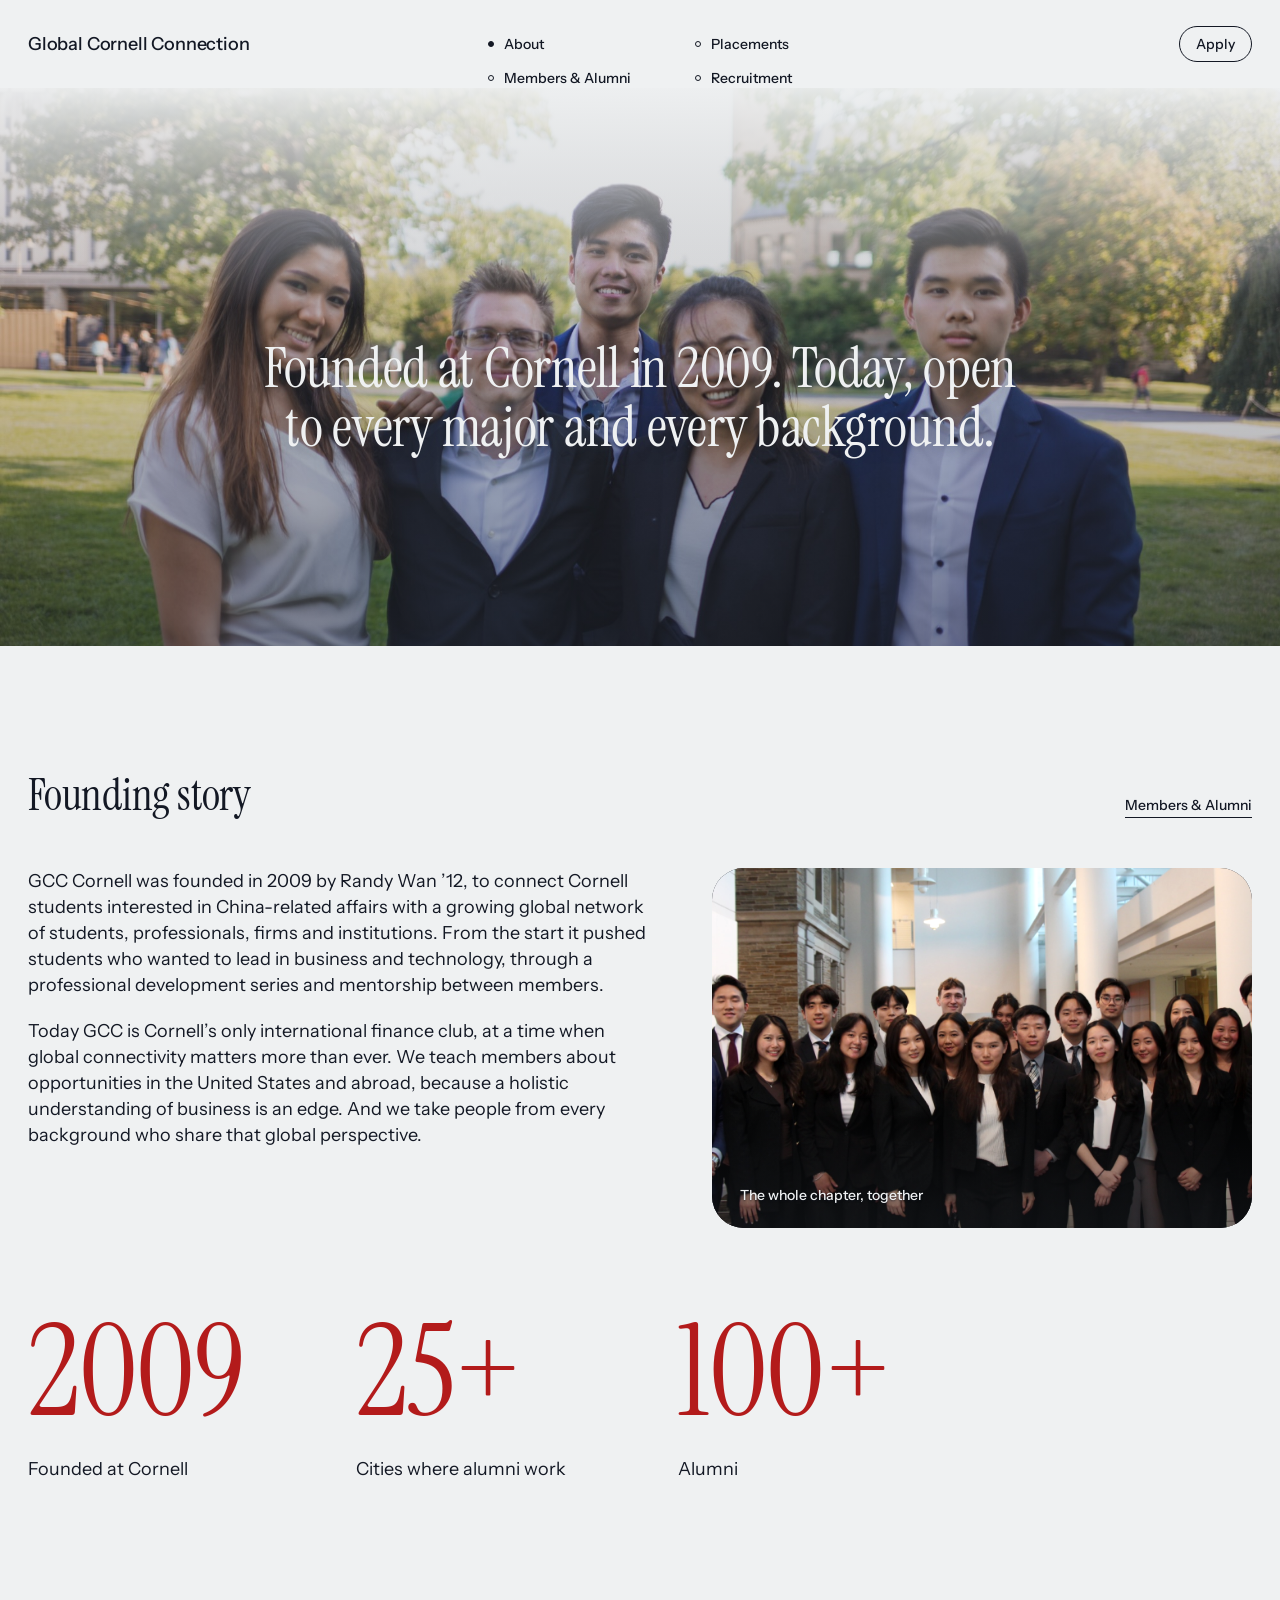
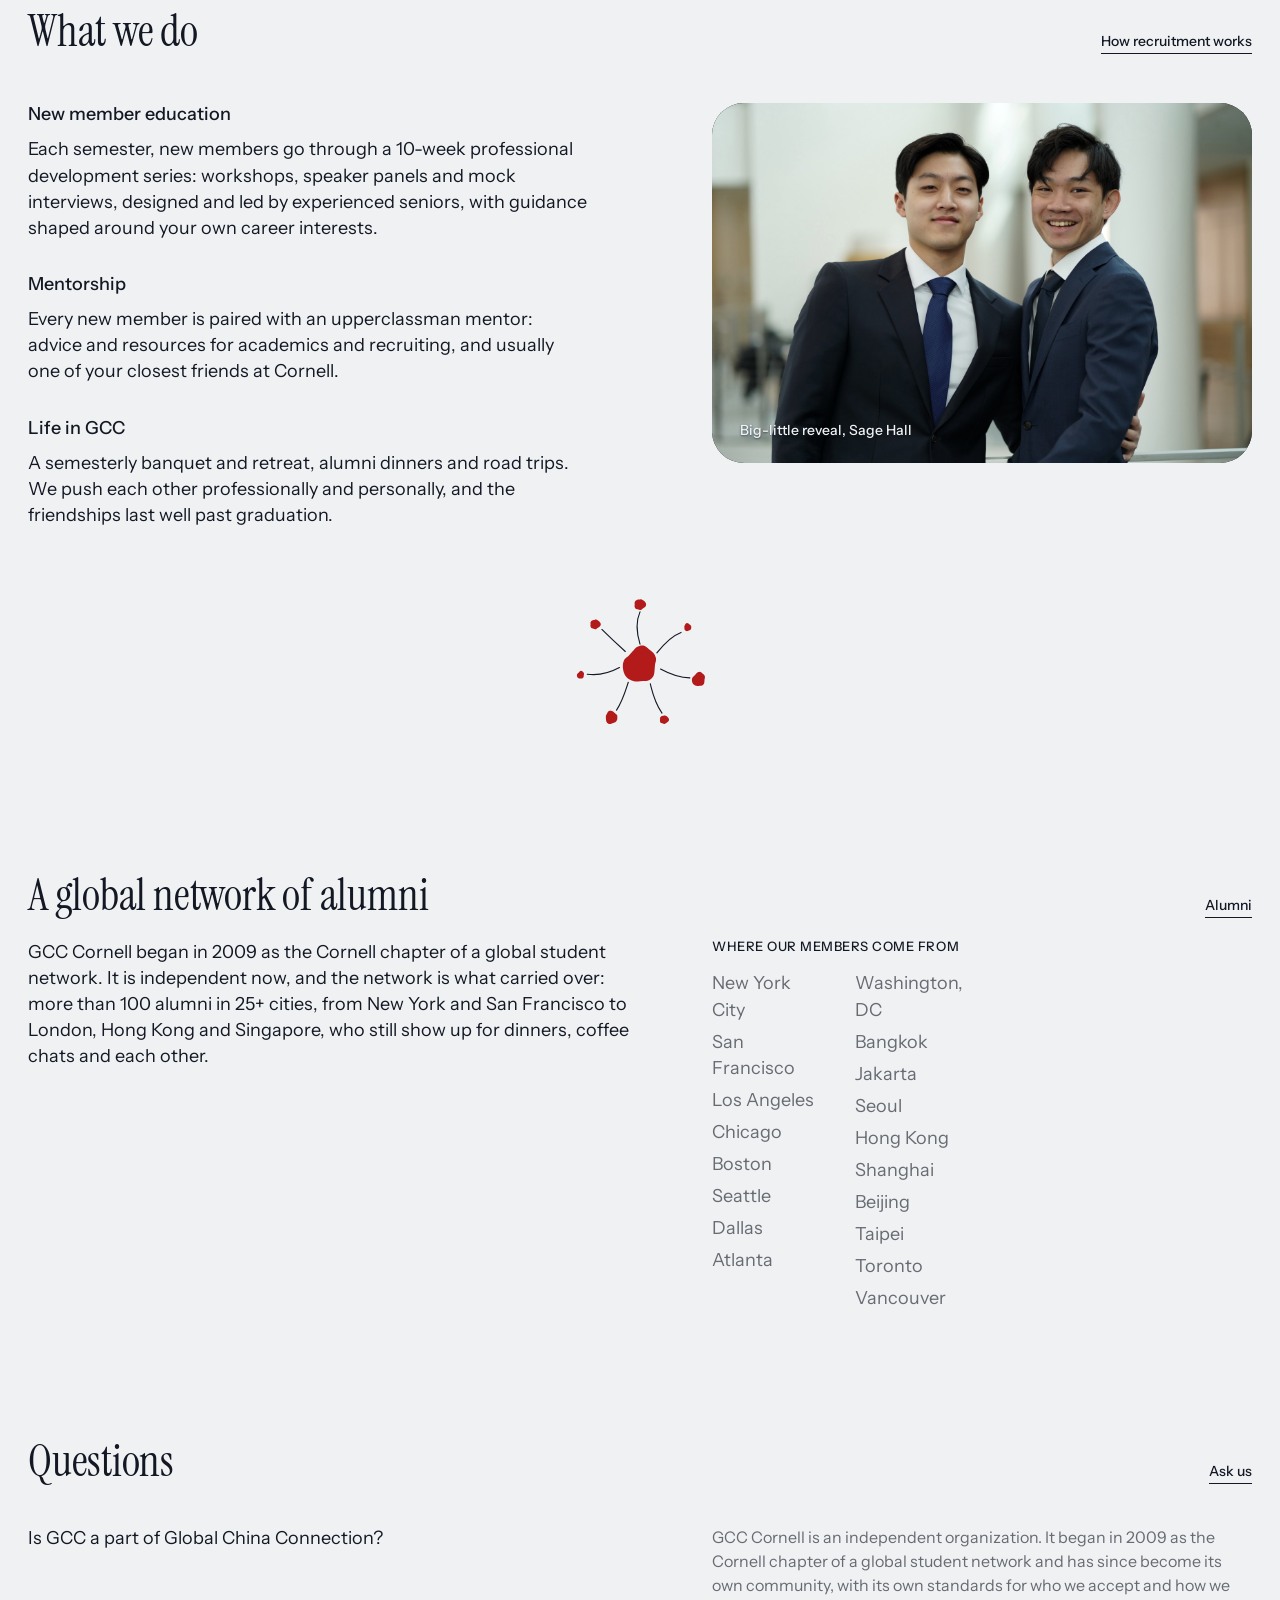
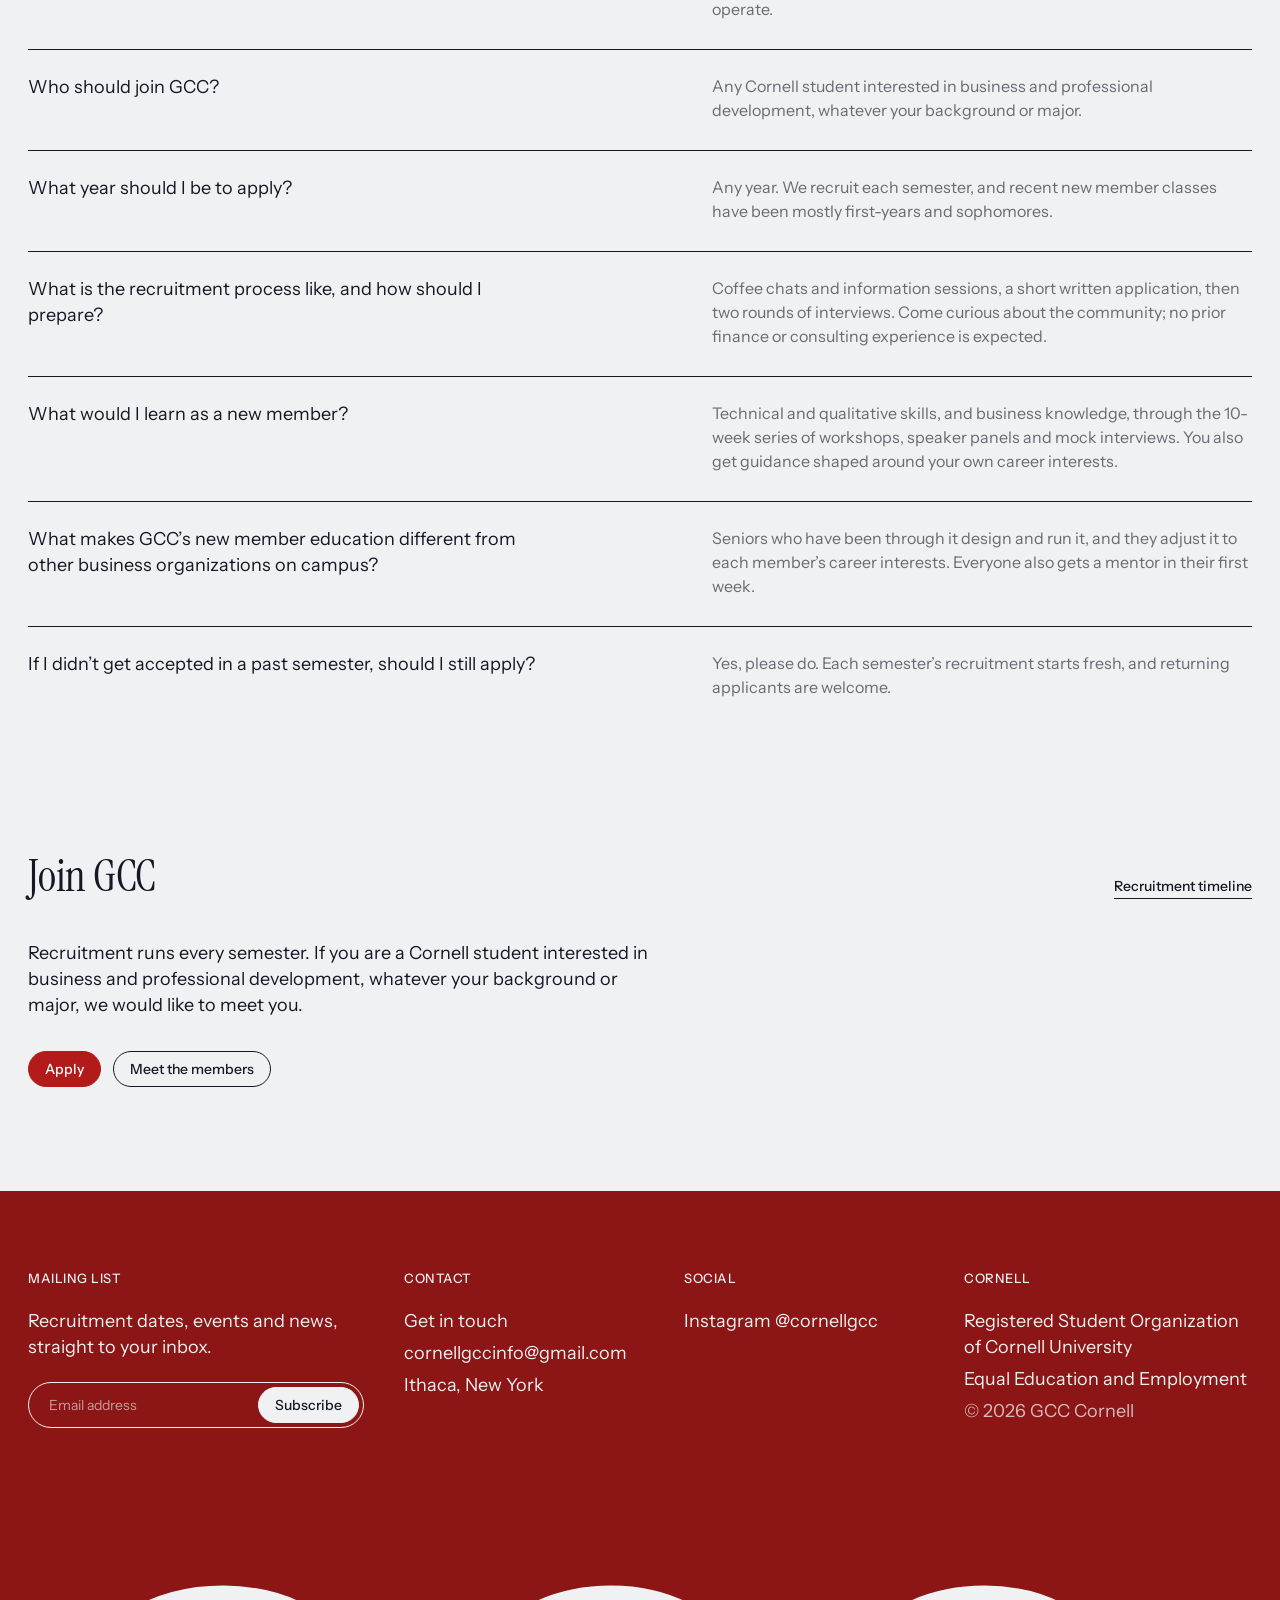
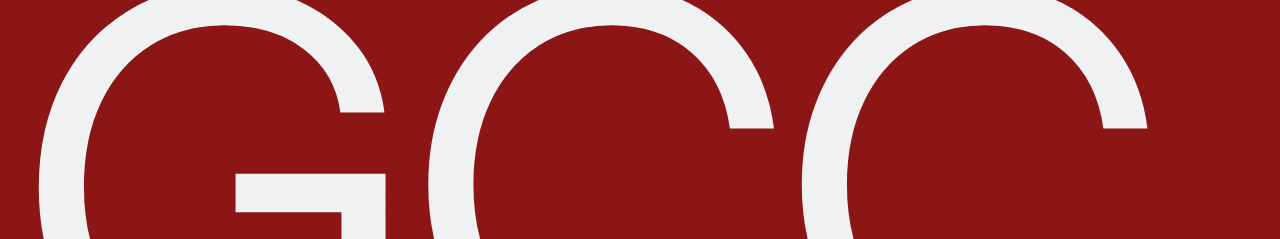
<file: about.html>
<!doctype html>
<html lang="en">
<head>
  <meta charset="utf-8">
  <meta name="viewport" content="width=device-width, initial-scale=1">
  <title>About — GCC Cornell</title>
  <meta name="description" content="GCC Cornell was founded in 2009 as part of a global student network; today an independent organization with 100+ alumni worldwide. What we do each week and how far the network reaches.">
  <meta property="og:title" content="About — GCC Cornell">
  <meta property="og:description" content="Founded at Cornell in 2009, independent today: what GCC does each week, who runs it, and the network of 100+ alumni behind it.">
  <meta property="og:image" content="https://www.gcccornell.com/assets/gen/hero-stock-poster.jpg">
  <meta name="twitter:card" content="summary_large_image">
  <link rel="icon" href="assets/src/favicon.png">
  <link rel="apple-touch-icon" href="assets/src/favicon.png">
  <link rel="preconnect" href="https://fonts.googleapis.com">
  <link rel="preconnect" href="https://fonts.gstatic.com" crossorigin>
  <link href="https://fonts.googleapis.com/css2?family=Instrument+Sans:wght@400;500&family=Instrument+Serif&display=swap" rel="stylesheet">
  <link rel="stylesheet" href="styles.css?v=1789441817">
  <style>
    /* about.html — page styles only; everything else comes from styles.css */
    .nav__cols a[aria-current="page"]::before { background: var(--ink); }

    /* two-column rows share one axis: 620px text column, 64px gutter, right column from ~712px */
    .row2 { display: grid; grid-template-columns: minmax(0, 620px) minmax(0, 1fr); gap: 40px 64px; align-items: start; }
    .row2 .card { width: 100%; aspect-ratio: 3 / 2; }
    /* a light-ground photo needs a scrim behind its caption (same device as the program cards on Home) */
    .card--scrim::after { content: ""; position: absolute; inset: 0; background: linear-gradient(to top, rgba(26, 30, 35, .5), rgba(26, 30, 35, 0) 38%); pointer-events: none; }

    /* founding story: text + one candid, then the three proof numerals (shared .stats) */
    .story { margin-top: 48px; }
    .story__text p + p { margin-top: 20px; }


    /* what we do: the three programmes stacked left, one photo right */
    .doings { margin-top: 48px; }
    .doings__list { display: grid; gap: 32px; }
    .doings h3 { font: 500 18px/1.3 var(--sans); }
    .doings p { margin-top: 10px; max-width: 560px; }

    /* global network: paragraph left, two quiet city lists right (no map on this page — the nodes are the only drawn hand).
       Named .globe, not .network, so the Home page's shared .network map layout in styles.css never reaches it. */
    .globe { margin-top: 20px; }
    .globe p + p { margin-top: 20px; }
    .cities { display: grid; grid-template-columns: 1fr 1fr; gap: 32px; }
    .cities h3 { font: 500 13px/1.2 var(--sans); text-transform: uppercase; letter-spacing: .04em; margin-bottom: 16px; }
    .cities li { color: var(--ink-60); font-size: 18px; line-height: 1.45; }
    .cities li + li { margin-top: 6px; }
    .cities ul { columns: 2; column-gap: 32px; }
    .cities li { break-inside: avoid; }
    .cities li + li { margin-top: 6px; }


    /* questions: one list, question left, answer right, hairline between rows */
    .faq, .faq dt, .faq dd { margin: 0; }
    .faq { margin-top: 32px; }
    .faq__row { padding: 24px 0 28px; border-top: 1px solid var(--ink); gap: 12px 64px; }
    .faq__row:first-child { border-top: 0; padding-top: 8px; }
    .faq__q { font: 400 18px/1.45 var(--sans); max-width: 520px; }
    .faq__a { font: 400 16px/1.5 var(--sans); color: var(--ink-60); max-width: 620px; }

    @media (max-width: 800px) {
      .row2 { grid-template-columns: 1fr; gap: 28px; }
      .story { margin-top: 36px; }
      .doings { margin-top: 36px; }
      .doings p { max-width: 620px; }
      .cities h3 { min-height: 32px; }
      .faq__row { gap: 8px; padding: 20px 0 24px; }
    }
  </style>
</head>
<body class="page--photo">

<a class="skip" href="#main">Skip to content</a>

<!-- symbol sheet: three hand-drawn node shapes -->
<svg class="sr-only" aria-hidden="true" focusable="false">
  <defs>
    <symbol id="n1" viewBox="-4 -4 108 108"><path d="M89.4 50C88.8 54.9 89.1 59 88.4 64C87.7 68.9 87.9 75.2 85.4 79.7C82.9 84.1 78.2 88.5 73.5 90.8C68.9 93 62.8 92.5 57.6 93.1C52.4 93.7 47.4 94.7 42.2 94.4C37 94 31.2 93.2 26.4 91C21.5 88.7 16.4 85.2 13.1 81C9.7 76.8 7.6 71.1 6.2 65.9C4.9 60.8 4.4 55.1 5 50C5.6 44.9 7.3 39.5 9.9 35.4C12.6 31.3 17.5 28.9 20.9 25.6C24.2 22.3 26.6 19.2 30.1 15.6C33.6 11.9 37 6.3 41.8 3.6C46.6 1 53.6 -1.1 58.8 -0.2C64.1 0.8 69.1 5.8 73.6 9.2C78.1 12.5 82.9 15.6 86 19.8C89.1 24 91.7 29.6 92.3 34.6C92.9 39.6 90.1 45.1 89.4 50Z"/></symbol>
    <symbol id="n2" viewBox="-4 -4 108 108"><path d="M101 50C101.1 55.4 98.1 61.9 95 66.4C91.8 70.9 86.3 73.9 82.1 77C78 80.1 74.2 82 70.2 84.9C66.1 87.8 62.4 93 57.8 94.2C53.2 95.4 47.5 93.3 42.6 92.2C37.6 91.2 33.1 89.7 28.1 88C23 86.3 15.9 85.4 12.1 81.8C8.4 78.1 6.5 71.5 5.6 66.2C4.7 60.9 6.5 55.4 6.6 50C6.7 44.6 4.8 39 6.1 34C7.3 29 10.5 23.6 14.1 19.9C17.7 16.1 23 13.4 27.8 11.6C32.6 9.8 37.8 9.9 42.8 9.1C47.8 8.3 52.9 6 57.7 6.6C62.5 7.2 67 10.3 71.5 12.7C76.1 15 81.1 17.2 84.9 20.7C88.7 24.2 91.9 28.9 94.5 33.8C97.2 38.7 101 44.6 101 50Z"/></symbol>
    <symbol id="n3" viewBox="-4 -4 108 108"><path d="M93.5 50C93.6 55.2 94.3 60.7 92.8 65.6C91.3 70.4 88.1 75.3 84.6 79C81.1 82.7 76.4 85.5 71.9 87.9C67.4 90.3 62.7 91.7 57.7 93.5C52.6 95.3 46.9 98.5 41.5 98.5C36 98.5 29.5 96.6 24.8 93.6C20.2 90.6 15.9 85.5 13.5 80.7C11 75.8 11 69.6 10.3 64.5C9.6 59.4 9.2 54.8 9.2 50C9.2 45.2 8.7 40.1 10 35.4C11.3 30.8 14.5 27 17 22.3C19.6 17.7 21.4 11.4 25.4 7.4C29.4 3.4 35.5 -1.1 40.9 -1.5C46.3 -2 53 2 58 4.6C63 7.1 67.1 10.5 71 13.6C74.9 16.8 78.1 19.9 81.7 23.4C85.3 26.9 90.6 30.1 92.6 34.5C94.6 38.9 93.5 44.8 93.5 50Z"/></symbol>
  </defs>
</svg>

<!-- ===== nav (partials/nav.html) ===== -->
<header class="nav" role="banner">
  <a class="nav__brand" href="index.html" aria-label="Global Cornell Connection — home">Global Cornell Connection</a>
  <nav class="nav__cols" aria-label="Primary">
    <ul>
      <li><a href="about.html" aria-current="page">About</a></li>
      <li><a href="members.html">Members &amp; Alumni</a></li>
    </ul>
    <ul>
      <li><a href="placements.html">Placements</a></li>
      <li><a href="recruitment.html">Recruitment</a></li>
    </ul>
  </nav>
  <a class="pill nav__cta" href="https://forms.gle/zT7wRRc7eTHoyF9AA" rel="noopener">Apply</a>
</header>

<main>

  <!-- ===== 1. hero ===== -->
  <!-- photo hero (v2.0): full-bleed photograph, paper-wash nav ground, cream serif title — same system as Home -->
  <section class="hero hero--photo" aria-labelledby="hero-title">
    <img class="hero__img" src="assets/img/client/sp18---pic2.jpg" alt="" style="object-position: 50% 38%">
    <div class="hero__scrim" aria-hidden="true"></div>
    <h1 class="hero__title" id="hero-title">Founded at Cornell in 2009. Today, open to every major and every background.</h1>
  </section>

  <!-- ===== 2. founding story + the proof numerals ===== -->
  <section class="section" aria-labelledby="story-title">
    <div class="section__head">
      <h2 class="section__title" id="story-title">Founding story</h2>
      <a class="section__link" href="members.html">Members &amp; Alumni</a>
    </div>
    <div class="row2 story">
      <div class="story__text">
        <p>GCC Cornell was founded in 2009 by Randy Wan ’12, to connect Cornell students interested in China-related affairs with a growing global network of students, professionals, firms and institutions. From the start it pushed students who wanted to lead in business and technology, through a professional development series and mentorship between members.</p>
        <p>Today GCC is Cornell’s only international finance club, at a time when global connectivity matters more than ever. We teach members about opportunities in the United States and abroad, because a holistic understanding of business is an edge. And we take people from every background who share that global perspective.</p>
      </div>
      <figure class="card card--scrim">
        <img src="assets/img/photo-1.jpg" alt="The whole chapter, around twenty members in suits, gathered in a bright atrium" style="object-position:50% 45%" draggable="false">
        <figcaption data-placeholder="caption">The whole chapter, together</figcaption>
      </figure>
    </div>
    <ul class="stats">
      <li class="stat"><span class="stat__n">2009</span><span class="stat__l">Founded at Cornell</span></li>
      <li class="stat"><span class="stat__n">25+</span><span class="stat__l">Cities where alumni work</span></li>
      <li class="stat"><span class="stat__n">100+</span><span class="stat__l">Alumni</span></li>
    </ul>
  </section>


  <!-- ===== 3. what we do ===== -->
  <section class="section" aria-labelledby="do-title">
    <div class="section__head">
      <h2 class="section__title" id="do-title">What we do</h2>
      <a class="section__link" href="recruitment.html">How recruitment works</a>
    </div>
    <div class="row2 doings">
      <div class="doings__list">
        <div>
          <h3>New member education</h3>
          <p>Each semester, new members go through a 10-week professional development series: workshops, speaker panels and mock interviews, designed and led by experienced seniors, with guidance shaped around your own career interests.</p>
        </div>
        <div>
          <h3>Mentorship</h3>
          <p>Every new member is paired with an upperclassman mentor: advice and resources for academics and recruiting, and usually one of your closest friends at Cornell.</p>
        </div>
        <div>
          <h3>Life in GCC</h3>
          <p>A semesterly banquet and retreat, alumni dinners and road trips. We push each other professionally and personally, and the friendships last well past graduation.</p>
        </div>
      </div>
      <figure class="card">
        <img src="assets/img/photo-13.jpg" alt="Two members, one laughing, arms around each other's shoulders in the Sage Hall atrium" style="object-position:50% 40%;transform:scale(1.15);transform-origin:50% 40%" draggable="false">
        <figcaption data-placeholder="caption">Big-little reveal, Sage Hall</figcaption>
      </figure>
    </div>
  </section>

  <!-- the motif resolves once: a network glyph as divider -->
  <div class="divider" aria-hidden="true">
    <svg viewBox="0 0 240 220" focusable="false">
      <path class="arc" d="M120 82 Q 112 56 120 38"/>
      <path class="arc" d="M143 94 Q 160 72 176 66"/>
      <path class="arc" d="M148 116 Q 170 128 188 128"/>
      <path class="arc" d="M134 136 Q 140 162 150 176"/>
      <path class="arc" d="M104 134 Q 96 160 88 172"/>
      <path class="arc" d="M92 114 Q 70 126 48 123"/>
      <path class="arc" d="M100 92 Q 82 76 68 62"/>
      <g class="js-drift"><use class="node" href="#n1" x="92" y="82" width="56" height="56"/></g>
      <g class="js-drift"><use class="node" href="#n2" x="111" y="19" width="18" height="18"/></g>
      <g class="js-drift"><use class="node" href="#n3" x="179" y="53" width="12" height="12"/></g>
      <g class="js-drift"><use class="node" href="#n1" x="189" y="119" width="22" height="22"/></g>
      <g class="js-drift"><use class="node" href="#n2" x="146" y="178" width="14" height="14"/></g>
      <g class="js-drift"><use class="node" href="#n3" x="71" y="172" width="20" height="20"/></g>
      <g class="js-drift"><use class="node" href="#n1" x="33" y="118" width="12" height="12"/></g>
      <g class="js-drift"><use class="node" href="#n2" x="51" y="47" width="16" height="16"/></g>
    </svg>
  </div>

  <!-- ===== 4. global network (no map on About: paragraph + two city lists) ===== -->
  <section class="section" aria-labelledby="network-title">
    <div class="section__head">
      <h2 class="section__title" id="network-title">A global network of alumni</h2>
      <a class="section__link" href="members.html#alumni">Alumni</a>
    </div>
    <div class="row2 globe">
      <div>
        <p>GCC Cornell began in 2009 as the Cornell chapter of a global student network. It is independent now, and the network is what carried over: more than 100 alumni in 25+ cities, from New York and San Francisco to London, Hong Kong and Singapore, who still show up for dinners, coffee chats and each other.</p>
      </div>
      <div class="cities">
        <div>
          <h3>Where our members come from</h3>
          <ul>
            <li>New York City</li><li>San Francisco</li><li>Los Angeles</li><li>Chicago</li><li>Boston</li>
            <li>Seattle</li><li>Dallas</li><li>Atlanta</li><li>Washington, DC</li><li>Bangkok</li>
            <li>Jakarta</li><li>Seoul</li><li>Hong Kong</li><li>Shanghai</li><li>Beijing</li>
            <li>Taipei</li><li>Toronto</li><li>Vancouver</li>
          </ul>
        </div>
      </div>
    </div>
  </section>

  

  <!-- ===== 5. questions ===== -->
  <section class="section" aria-labelledby="faq-title">
    <div class="section__head">
      <h2 class="section__title" id="faq-title">Questions</h2>
      <a class="section__link" href="mailto:cornellgccinfo@gmail.com">Ask us</a>
    </div>
    <dl class="faq">
      <div class="row2 faq__row">
        <dt class="faq__q">Is GCC a part of Global China Connection?</dt>
        <dd class="faq__a" data-placeholder="answer">GCC Cornell is an independent organization. It began in 2009 as the Cornell chapter of a global student network and has since become its own community, with its own standards for who we accept and how we operate.</dd>
      </div>
      <div class="row2 faq__row">
        <dt class="faq__q">Who should join GCC?</dt>
        <dd class="faq__a" data-placeholder="answer">Any Cornell student interested in business and professional development, whatever your background or major.</dd>
      </div>
      <div class="row2 faq__row">
        <dt class="faq__q">What year should I be to apply?</dt>
        <dd class="faq__a" data-placeholder="answer">Any year. We recruit each semester, and recent new member classes have been mostly first-years and sophomores.</dd>
      </div>
      <div class="row2 faq__row">
        <dt class="faq__q">What is the recruitment process like, and how should I prepare?</dt>
        <dd class="faq__a" data-placeholder="answer">Coffee chats and information sessions, a short written application, then two rounds of interviews. Come curious about the community; no prior finance or consulting experience is expected.</dd>
      </div>
      <div class="row2 faq__row">
        <dt class="faq__q">What would I learn as a new member?</dt>
        <dd class="faq__a" data-placeholder="answer">Technical and qualitative skills, and business knowledge, through the 10-week series of workshops, speaker panels and mock interviews. You also get guidance shaped around your own career interests.</dd>
      </div>
      <div class="row2 faq__row">
        <dt class="faq__q">What makes GCC’s new member education different from other business organizations on campus?</dt>
        <dd class="faq__a" data-placeholder="answer">Seniors who have been through it design and run it, and they adjust it to each member’s career interests. Everyone also gets a mentor in their first week.</dd>
      </div>
      <div class="row2 faq__row">
        <dt class="faq__q">If I didn’t get accepted in a past semester, should I still apply?</dt>
        <dd class="faq__a" data-placeholder="answer">Yes, please do. Each semester’s recruitment starts fresh, and returning applicants are welcome.</dd>
      </div>
    </dl>
  </section>

  <!-- ===== 6. apply strip ===== -->
  <section class="section" aria-labelledby="apply-title">
    <div class="section__head">
      <h2 class="section__title" id="apply-title">Join GCC</h2>
      <a class="section__link" href="recruitment.html">Recruitment timeline</a>
    </div>
    <div class="recruit">
      <p>Recruitment runs every semester. If you are a Cornell student interested in business and professional development, whatever your background or major, we would like to meet you.</p>
      <div class="actions">
        <a class="pill pill--primary" href="https://forms.gle/zT7wRRc7eTHoyF9AA" rel="noopener">Apply</a>
        <a class="pill" href="members.html">Meet the members</a>
      </div>
    </div>
  </section>

</main>

<!-- ===== 7. footer (partials/footer.html) ===== -->
<footer class="footer" id="connect">
  <div class="footer__cols">
    <div>
      <h4>Mailing list</h4>
      <p>Recruitment dates, events and news, straight to your inbox.</p>
      <form class="footer__form" action="mailto:cornellgccinfo@gmail.com" method="post" enctype="text/plain" data-placeholder="mailing-list-endpoint">
        <label class="sr-only" for="footer-email">Email address</label>
        <input id="footer-email" type="email" name="email" placeholder="Email address" autocomplete="email" required>
        <button class="pill pill--cream" type="submit">Subscribe</button>
      </form>
    </div>
    <div>
      <h4>Contact</h4>
      <ul>
        <li><a href="mailto:cornellgccinfo@gmail.com">Get in touch</a></li>
        <li><a href="mailto:cornellgccinfo@gmail.com">cornellgccinfo@gmail.com</a></li>
        <li>Ithaca, New York</li>
      </ul>
    </div>
    <div>
      <h4>Social</h4>
      <ul>
        <li><a href="https://www.instagram.com/cornellgcc/" rel="noopener">Instagram @cornellgcc</a></li>
      </ul>
    </div>
    <div>
      <h4>Cornell</h4>
      <ul>
        <li>Registered Student Organization of Cornell University</li>
        <li><a href="https://hr.cornell.edu/about/workplace-rights/equal-education-and-employment" rel="noopener">Equal Education and Employment</a></li>
        <li class="footer__note">© 2026 GCC Cornell</li>
      </ul>
    </div>
  </div>
  <div class="footer__wordmark" aria-hidden="true">GCC</div>
</footer>

<script src="site.js?v=1789441817" defer></script>
</body>
</html>
</file>
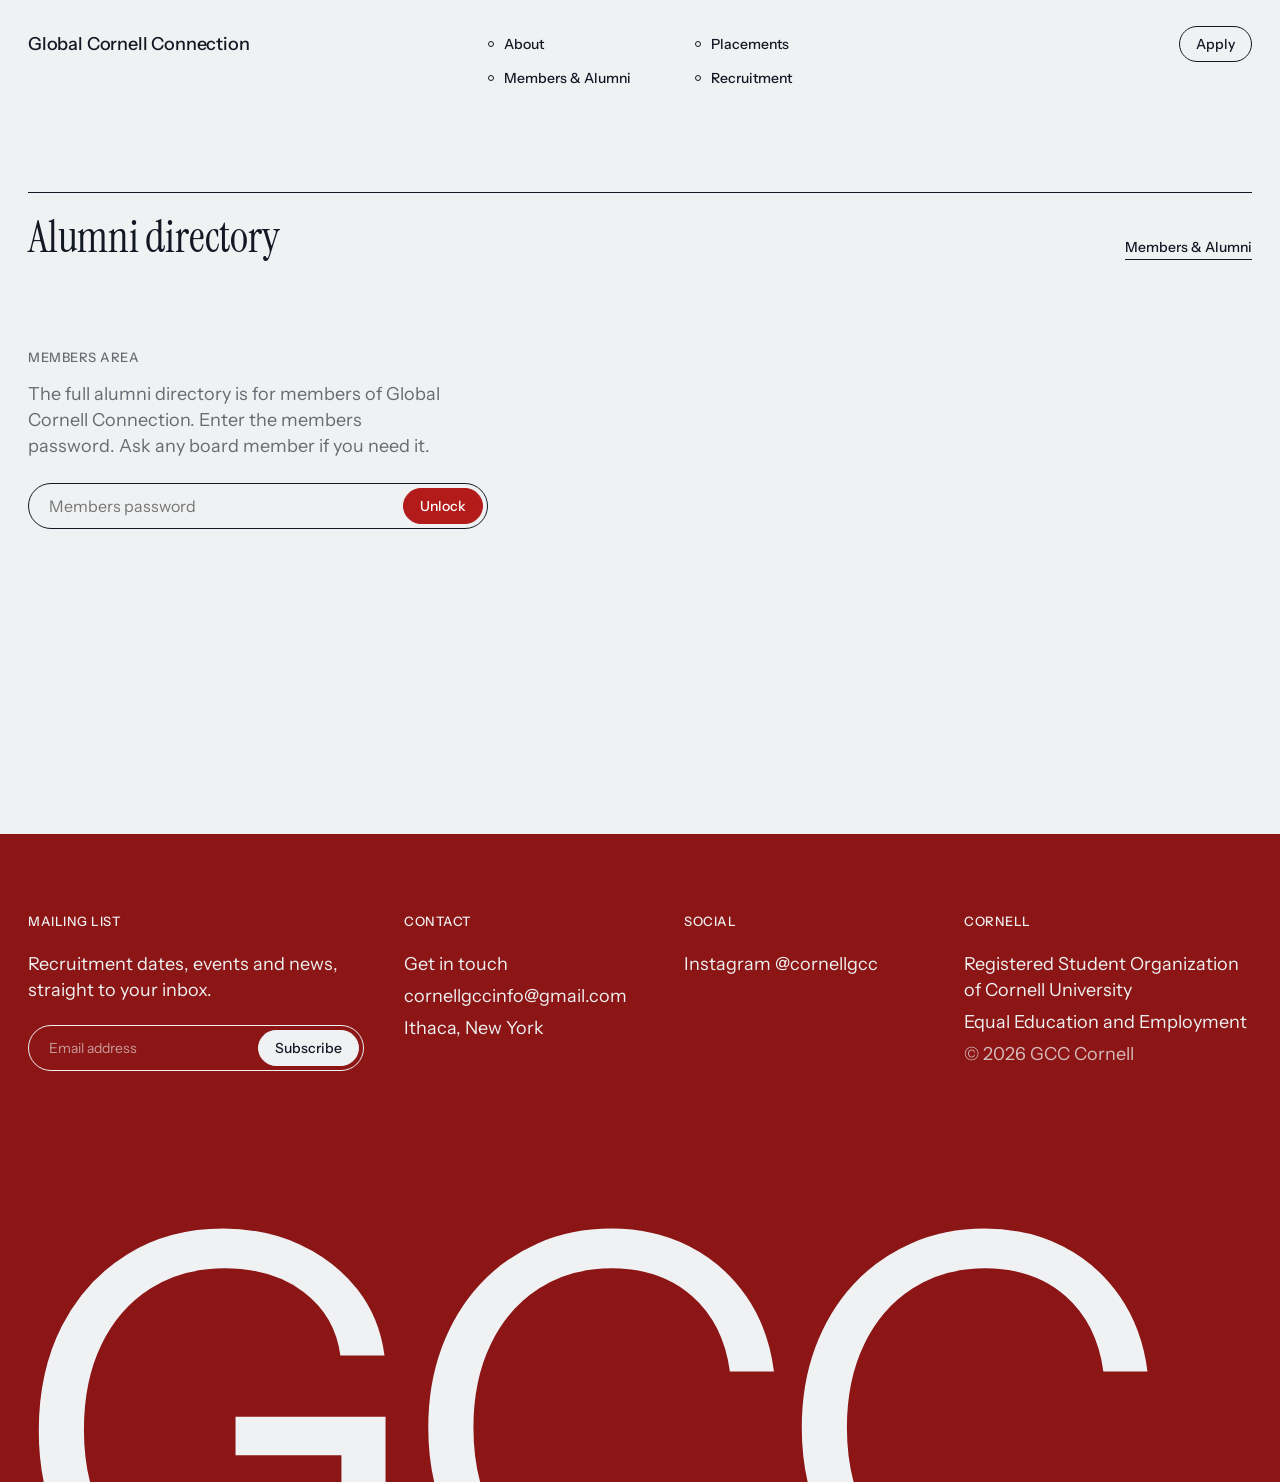
<file: alumni.html>
<!doctype html>
<html lang="en">
<head>
  <meta charset="utf-8">
  <meta name="viewport" content="width=device-width, initial-scale=1">
  <title>Alumni directory | GCC Cornell</title>
  <meta name="description" content="The members-only alumni directory of Global Cornell Connection.">
  <meta name="robots" content="noindex">
  <link rel="icon" href="assets/src/favicon.png">
  <link rel="apple-touch-icon" href="assets/src/favicon.png">
  <link rel="preconnect" href="https://fonts.googleapis.com">
  <link rel="preconnect" href="https://fonts.gstatic.com" crossorigin>
  <link href="https://fonts.googleapis.com/css2?family=Instrument+Sans:wght@400;500&family=Instrument+Serif&display=swap" rel="stylesheet">
  <link rel="stylesheet" href="styles.css?v=1789441817">
  <style>
    /* alumni.html — the members-only directory. The list ships AES-encrypted (build.py); this page derives the
       key from the shared password with WebCrypto and decrypts in the browser. No password, no names. */
    .nav__cols a[aria-current="page"] { text-decoration: underline; text-decoration-thickness: 1px; text-underline-offset: 4px; }

    .gatewrap { min-height: 52vh; display: grid; align-content: start; }
    .gate { max-width: 460px; margin-top: 48px; }
    .gate p { color: var(--ink-60); max-width: 420px; }
    .gate form { display: flex; gap: 8px; margin-top: 24px; border: 1px solid var(--ink); border-radius: 999px; padding: 4px 4px 4px 18px; }
    .gate input { flex: 1; min-width: 0; background: transparent; border: 0; color: var(--ink); font: 400 16px/1.2 var(--sans); outline: none; }
    .gate__err { margin-top: 14px; font-size: 15px; color: var(--carnelian); display: none; }
    .gate.is-wrong .gate__err { display: block; }

    /* the unlocked directory (same treatment as the roster pages) */
    /* alphabetical by surname, so it reads DOWN each column (CSS columns, not a row-major grid) */
    .directory { column-count: 3; column-gap: 40px; margin-top: 48px; }
    .directory > li { min-width: 0; break-inside: avoid; padding-bottom: 22px; }
    .directory__name { display: block; font: 400 16px/1.3 var(--sans); }
    .directory__role { display: block; margin-top: 1px; font: 400 14px/1.35 var(--sans); color: var(--ink-60); }
    .directory__year { margin-left: 4px; color: var(--ink-60); font-variant-numeric: tabular-nums; }
    .directory > li[hidden] { display: none; }
    .vault__filter { display: flex; max-width: 420px; margin-top: 40px; border: 1px solid var(--ink); border-radius: 999px; padding: 10px 18px; }
    .vault__filter input { flex: 1; min-width: 0; background: transparent; border: 0; color: var(--ink); font: 400 16px/1.2 var(--sans); outline: none; }
    .vault__empty { margin-top: 32px; font-size: 15px; color: var(--ink-60); }
    .vault__note { margin-top: 40px; font-size: 14px; color: var(--ink-60); max-width: 620px; }
    @media (max-width: 1100px) { .directory { column-count: 2; } }
    @media (max-width: 520px) { .directory { column-count: 1; } }
  </style>
</head>
<body>

<a class="skip" href="#main">Skip to content</a>

<svg class="sr-only" aria-hidden="true" focusable="false">
  <defs>
    <symbol id="n1" viewBox="-4 -4 108 108"><path d="M89.4 50C88.8 54.9 89.1 59 88.4 64C87.7 68.9 87.9 75.2 85.4 79.7C82.9 84.1 78.2 88.5 73.5 90.8C68.9 93 62.8 92.5 57.6 93.1C52.4 93.7 47.4 94.7 42.2 94.4C37 94 31.2 93.2 26.4 91C21.5 88.7 16.4 85.2 13.1 81C9.7 76.8 7.6 71.1 6.2 65.9C4.9 60.8 4.4 55.1 5 50C5.6 44.9 7.3 39.5 9.9 35.4C12.6 31.3 17.5 28.9 20.9 25.6C24.2 22.3 26.6 19.2 30.1 15.6C33.6 11.9 37 6.3 41.8 3.6C46.6 1 53.6 -1.1 58.8 -0.2C64.1 0.8 69.1 5.8 73.6 9.2C78.1 12.5 82.9 15.6 86 19.8C89.1 24 91.7 29.6 92.3 34.6C92.9 39.6 90.1 45.1 89.4 50Z"/></symbol>
    <symbol id="n2" viewBox="-4 -4 108 108"><path d="M101 50C101.1 55.4 98.1 61.9 95 66.4C91.8 70.9 86.3 73.9 82.1 77C78 80.1 74.2 82 70.2 84.9C66.1 87.8 62.4 93 57.8 94.2C53.2 95.4 47.5 93.3 42.6 92.2C37.6 91.2 33.1 89.7 28.1 88C23 86.3 15.9 85.4 12.1 81.8C8.4 78.1 6.5 71.5 5.6 66.2C4.7 60.9 6.5 55.4 6.6 50C6.7 44.6 4.8 39 6.1 34C7.3 29 10.5 23.6 14.1 19.9C17.7 16.1 23 13.4 27.8 11.6C32.6 9.8 37.8 9.9 42.8 9.1C47.8 8.3 52.9 6 57.7 6.6C62.5 7.2 67 10.3 71.5 12.7C76.1 15 81.1 17.2 84.9 20.7C88.7 24.2 91.9 28.9 94.5 33.8C97.2 38.7 101 44.6 101 50Z"/></symbol>
    <symbol id="n3" viewBox="-4 -4 108 108"><path d="M93.5 50C93.6 55.2 94.3 60.7 92.8 65.6C91.3 70.4 88.1 75.3 84.6 79C81.1 82.7 76.4 85.5 71.9 87.9C67.4 90.3 62.7 91.7 57.7 93.5C52.6 95.3 46.9 98.5 41.5 98.5C36 98.5 29.5 96.6 24.8 93.6C20.2 90.6 15.9 85.5 13.5 80.7C11 75.8 11 69.6 10.3 64.5C9.6 59.4 9.2 54.8 9.2 50C9.2 45.2 8.7 40.1 10 35.4C11.3 30.8 14.5 27 17 22.3C19.6 17.7 21.4 11.4 25.4 7.4C29.4 3.4 35.5 -1.1 40.9 -1.5C46.3 -2 53 2 58 4.6C63 7.1 67.1 10.5 71 13.6C74.9 16.8 78.1 19.9 81.7 23.4C85.3 26.9 90.6 30.1 92.6 34.5C94.6 38.9 93.5 44.8 93.5 50Z"/></symbol>
  </defs>
</svg>

<header class="nav" role="banner">
  <a class="nav__brand" href="index.html" aria-label="Global Cornell Connection — home">Global Cornell Connection</a>
  <nav class="nav__cols" aria-label="Primary">
    <ul>
      <li><a href="about.html">About</a></li>
      <li><a href="members.html">Members &amp; Alumni</a></li>
    </ul>
    <ul>
      <li><a href="placements.html">Placements</a></li>
      <li><a href="recruitment.html">Recruitment</a></li>
    </ul>
  </nav>
  <a class="pill nav__cta" href="https://forms.gle/zT7wRRc7eTHoyF9AA" rel="noopener">Apply</a>
</header>

<main id="main">

  <section class="section" aria-labelledby="dir-title">
    <div class="section__head">
      <h2 class="section__title" id="dir-title">Alumni directory</h2>
      <a class="section__link" href="members.html">Members &amp; Alumni</a>
    </div>

    <div class="gatewrap">
      <div class="gate" data-gate>
        <p class="label muted" style="margin-top: 40px;">Members area</p>
        <p style="margin-top: 16px;">The full alumni directory is for members of Global Cornell Connection. Enter the members password. Ask any board member if you need it.</p>
        <form>
          <label class="sr-only" for="gate-pw">Members password</label>
          <input id="gate-pw" type="password" autocomplete="current-password" placeholder="Members password" required>
          <button class="pill pill--primary" type="submit">Unlock</button>
        </form>
        <p class="gate__err" role="alert">That password didn&rsquo;t unlock the directory. Check with a board member and try again.</p>
      </div>

      <div class="vault" data-vault hidden>
        <div class="vault__filter">
          <label class="sr-only" for="vault-q">Filter alumni</label>
          <input id="vault-q" type="search" placeholder="Filter by name, firm or class year" autocomplete="off" data-vault-filter>
        </div>
        <div data-vault-list></div>
        <p class="vault__empty" data-vault-empty hidden>No one matches that yet.</p>
        <p class="vault__note">Please keep this directory within the GCC community. To update your own listing, email <a href="mailto:cornellgccinfo@gmail.com">cornellgccinfo@gmail.com</a>.</p>
      </div>
    </div>
  </section>

</main>

<footer class="footer" id="connect">
  <div class="footer__cols">
    <div>
      <h4>Mailing list</h4>
      <p>Recruitment dates, events and news, straight to your inbox.</p>
      <form class="footer__form" action="mailto:cornellgccinfo@gmail.com" method="post" enctype="text/plain" data-placeholder="mailing-list-endpoint">
        <label class="sr-only" for="footer-email">Email address</label>
        <input id="footer-email" type="email" name="email" placeholder="Email address" autocomplete="email" required>
        <button class="pill pill--cream" type="submit">Subscribe</button>
      </form>
    </div>
    <div>
      <h4>Contact</h4>
      <ul>
        <li><a href="mailto:cornellgccinfo@gmail.com">Get in touch</a></li>
        <li><a href="mailto:cornellgccinfo@gmail.com">cornellgccinfo@gmail.com</a></li>
        <li>Ithaca, New York</li>
      </ul>
    </div>
    <div>
      <h4>Social</h4>
      <ul>
        <li><a href="https://www.instagram.com/cornellgcc/" rel="noopener">Instagram @cornellgcc</a></li>
      </ul>
    </div>
    <div>
      <h4>Cornell</h4>
      <ul>
        <li>Registered Student Organization of Cornell University</li>
        <li><a href="https://hr.cornell.edu/about/workplace-rights/equal-education-and-employment" rel="noopener">Equal Education and Employment</a></li>
        <li class="footer__note">© 2026 GCC Cornell</li>
      </ul>
    </div>
  </div>
  <div class="footer__wordmark" aria-hidden="true">GCC</div>
</footer>

<script type="application/json" id="dir-payload">{"s": "LueMJsJYt20MGDqDLfZNkA==", "i": "v6Zf7C+b/Rtv6esv", "c": "Ij/ki9Ys9RNHuwdJhuPOf/6+/at5xxObi1iKNV/mYpQ7N7zNOiwJdylMR2we9ADQ9EPdufJPOUGzct65YvyEuU64SOG8eKvjfIq8u1x3hr8oPmJqT82K7ZJw2b37L8FgEa+1mcFhprWVDXqLPbaD/6pfajVySUAyuItCg41KVEomASK5/[base64]/HCVCApMuvyLHT53ll1+djWg/6mbAPS+TMYbmsD7TcVpA58xwPUo3hr2qUonKJYmlZoZStswPLBTT6Y3T7LBe2y/[base64]/vyYF02SlyoPIskrhVsSEIfh/tvU577hwIoDuaMvKrdpKNqjhB2eDBLv4mnN7gwXh4d88ZKaNR1bDQ99NZhzAaGxge2WybtkGSaa5Y7ZrVcVhy0vn9W+KEvTquq5C0aJyUba05ECMiZCtLNxEpzuQW3mRkotg5S3tVyvysjIqRLSgdiTImKeX078SEIbvSe//jO1eTsjv98YB+DKLumSLrfn2iTbi6V1CfpESemt35dR3I86G+KKJ8RgKY6yi/[base64]/ZvG0IWUMy9tqk7G1caufuUGIsmPnNBEWVz4m0Nu/qt2SCCpspRwFhap7jWGQobjOnxOcOK72q/DYX4LBpRFTEIKLuafLZ8I/TyMBsPb5haqw2FEzlkmLpte5v+3VU2IJHAYFZMEO49+/rTRf6m7/f2DvNCs7uOgH0zxyL4e7TU2B3EsumyJJkVCWX9osRhSquSkRUjtfklXQdhRNoldyxYVWawrgZEPV2GdPxaIkXD5Vyj3nwq48X13Qkk2gzYrvZkx5zZaBuQZufS+VOAimE4sRkFwb0VfABZH1xeBj/UR4lxE/s9zaBJaPKKYiL50GjMFdZSI1WhHX9hZc039HRBdExaAsRRFiZk4z4mDTNWLrTrBYdmTyrN1bLrPpYIoT4qSgSkI4brTvh3CU9yj/s9yskx22Ks5xFaY2pZO27zFbw3AKN7+vt189Iq54L84HbxL3ox874D5syg+gLgBJkONIL/YxLq7NeY8OpH8Hu3IpYl8LBVXLWRkYd87Z4B4UuAkGbUDpEAWOod9rk4A35xSiperiw5+flWBaK6hpT8cMFAGCu15h3cU2SOtCH9rcWZ/BTSvNvXjcEFX4st5KBjQkaX2qYs0uNTbhKSx2+SUas99Qtq2LnvM185DUpIdALYiyQunGzXAdEKsQPRm6koU+sRslCGDf+3pa09O/UAeLVRUDfOfaRe265H+LVSJ3eIB719p2sOXHj4fl3+NGORF1lmcbM7lc9iaWzDLln0x2sx+aB1Y5ZiMtH5/M+aWdW/3EShywCVaP/LkaE2pcaNgGr4m+CmPq+6LdiltQt+VuBdg23DwqINY2EVLfVfqD0X1S0eT2z63atMTTgYCguG8MJ//XQ/[base64]/SRoikx5EEfzTfX9afC5yw6mNi7VG3c2jlmjJlk6Cs4LcpGiz4dujCr4gkbwBOk3n7qUt8qLDmQewI4o5AGlD9Ap5MOmN35JBRzKhEGAp4eMfHo6kKCWAdg+TXo9znJVKspq/h9Obg1jgFcid3J0k8xDfIOjy/Dy1DfnptZNoeTPVYIm5LDK27vMqLuM8T8TBgvR6p/dapWDZ7pdsh9b1SlY6ohVVPv7G1QH+y/iV4ffPr4fPAt5dOUDeaQLIMtgOHzyxaYmXv8pulcpyiqI985UenoTvU9y0yLFfgH4cycviaSPJGGZI34WUf+OYzsLiq5O9c+s+O05cMNeToGggCld9xyWmnQmxR9g5FOX30g628v5RZS/VTi+2at7rsf2o9QFPShHaKU7vCErcwV3XUBaI+NneHcgs2kOMUyepgbxLBYvH3i2onV+/zFhAJCmlKhOu97W+iz0epvJSmFw/ai1vDuo0WA5tqxQfX8h7pId7mG7Gszg6iW5q4MCj/2M1o0zBfV6OuqfBrOpYTD8+0xgZpx4V/kEt2ppPGBp3o8VqRd3E9dt1zFxi5Oh3tzeRMxCc0pEMrNhJGuPsIbT4GXiOyclKvFWwf7wMDhLWJV/1nyhUV5ZdHYEO1uDh+uuwvXViCGRvq9Yf+yhLUeACBbORP9psXTl6Jl1C/ubzBvvCDIgmONbn+29WtTNAGD9wchu4R33GNF+NJiuOlrPtmWHSASScM1VaIIMtjPXLf8fYEJDjiL+A/Og/UrRAhUp1HPGOfnwza4Ef/b6D5bXmt+6lhYjadueL/c9P3uxnhMSUsShlGs/sB5UbTavlkiy9B6nUlcFPYGeuKrQ094u4I/tyE6fsxN2VUTLSg2N5j1G2UMggrM8ldwhMTe0zkB6gkqwvukANjVZSdHeBi8omMqwCdZGiIpqJ840d+hNkgwI86/d1DcY0LGd83zrWxBQbpew0gZ+ovHCWoB+u4xBpcMFRsIDpcrkkWr6on4INg8ZYRgvuqGbAnkR32/2SoD74p8cYaYrfn3BYEVZDKQUvhJw3ITDNgxU4ohoNZBp5z1suN2SEYy+3ECdU5Jl9HVAMAs7N1X5ulZNmHgipWOjpxe0vABcNTdI1EspAT2E7Byo4cIObSL2pys9PXzGMW/PQRBHqXFUR5P0QECtvXb9ACwuy9kZSDiv0rRBzUyM2rX09M2AuCdb2LXs2bec7nb7ANoP95xk0ZTZ50S/w9PeZZzC2JXI+2pTG16jpiPcHrzY8E2jZ8+tOLvtxhhsJqJ8rZQ8+AYpsPv8J2ARTz5x5+DJrV5R6Q43EHz35WyXrYtzZqbLnHTCaMHbsnNIjNKVeWcrCyTr3qKjqc2P2YipEgyI/Q4dzhzF2Nsv8xTRMAW5IqD+R1Imnlz2qWVC/BdUQPRZ6iKsZL8q1mxfCAO3y7dM+1v81QtskaU/[base64]/FR678iRBsyBpAn10Y7RYkqAPGgzW+92eIM1h/Aad7k0XvQ0OTFRjNGknTakdNzjcLrRQsazlcVO2QszvZUXRVxtaEUFx+UQQTVxeis/[base64]/iWsvLvigQkIvgXQ62W81Hl2Qyy+M36wgR36O1eo3gbBYT34vVOffabX49ixx/TEHXVbsEY/[base64]/4kQiF6J4iRhndjKJr47de/BomSZvyu8Y0dHYUbSaFAfu3Zd7jVr072gZAy78jSsS7XUskqFbJU6cXIBRI6NC9V7n7Llh+GdMrNFHIugB3JizX2QSj/xWmxWjq6t7cDAsGfGpVudX1JFK3nZWyZGo2ekAgxMHYA2us/Wzuo5g1um2oyG1zN7pT0QOVfdzYPE1XUj0+qadOjEskRmHZCMm6JdLhycJ2w25GvTI3Zr9uOEvWn0roiP7+l95U4Z8G4bD1a2lX0pbzR8Xi4fj7i0aZSi4Oez3+RkfiYaObsT/RFVJ2u3X3cfiIil4hIF+63H4n4Q2KsFWTA+XWTxlHVxIvgg/eFXX/ajsQSA1N0UW7aecI2fjaQGySBavuX6fPGjSkITy+91GIasXdsgYlj3veYMn98b6O1Kv58XSgIQlnXgqTDq4lIQwxBWVSjiF8d50A2IDv5+7JXO4ZRZ4pT+wxzRgiL+sqwN7cXqv9eMCm3ibuG2laK0Cc8+Uj/u/ftnJJn0S4gG0/XqsTWRyO3CmQnZpeiBjBn7GsqQFFcSvnLeAnBEbHo7+JzYjexPQVFJfIOLVaed0QiUnZ42z1E/Dfk9TFCnoiWjp2ak6iaNUKNKfLNG4jQrTb1LjkD4/GYC1CkvP9oAOxdf/5h4CHkTgkSCPCI5//8Izui31ecFoWkKbBFIIgD65y0WBSzpe2soyIquMOLLy3idR7/+jEEEDDza2b6rmdn+QYllPM+dSAwBieZL2ZXOTVXA6weqVWK/UdaIV9CZiu3/PmFcyJkU2Zw3Xo3E0m+CrxIJos4TCVl0gY1BdgmtIMbx0VK3okJSkKvbOFshfOo1LnsER3w7/aekRcBnafZlG+Uw4j924tNmZWYpFX2xjDWbuSdnJVswxbZ/8UssJHgsXDopcsgMADaaZEnfVZYTO4PpUU1+6nNXUdHpaS7ekGEAC94pZU32yZ7PoCk9b3x0ZSaxq7n5R+xHWG+7VfmBa9DBKqEXrbc3026VxEkK2osXTeN0YNi8/BNigEyJt6OkmUp5tRohVkq1de0vGX5JM8SoMUnsJwJCC0kL9krRgoZGtZnU0z/vHtGliR0/PbU4WvhRla0TuWpNDmKRflozw6aTwgB275rcv4a698izOqBDrp8jYZKA/kzsJklctceUTtYwFKx0dKpGZ1mldYtcMFpwhmk/3SwA5szHncAnHVhdnhdDOlE93XRoKmo0y231YCIf/MzeShnXdcQty/2JsgeWv+Selp0di4Mg3JFdk2GcEW0n9cJccyWxT6FvLPlvr2rYrSaV7xZHX5JqaWIIYzD9teKYSUvgOpD4EebMskGwaFhVTUKSHXGyP6MCd29yrwy/OiA+jcoc/AEhrpaG/udfGb7F9agkq0M6lvLOxPcyPTZpIk0b4ahDpDqvNwRkWHlatLVyen2ccs8bK5QgdTikGZrmRHEgslg7794SKEqiCR7xjUQSbEh/KBSl2H+Ea2cz4NADrY+MIOI3VBumEAvfXsHA/MBgK8Q0bG+KRB5LMQ8kSk/yryx7da5px/erViURBA/I2h+NXiO3CYs3IVo85Rmgt8lf4lUJNvMbuLQXFwFLREjXT6d9PqC8+IfJ5vR0aMnaj89hG0aYBK5isvRDAz6Sd3DPRw/NS892aSkP3ZJ7jICsHn6jmIC2vmz7bTndPA+h9ryMRIIWgl1ky6tyjeQ8WQKUf8HSg57z0YFoaSK80nc1/TZ6S17o3iOnrfLREc46GIX3766p7TFmcReBi5Z+bA6P5P6L9/X8nLBypirxt5JMR11tulwGbV+iINEz0fI7K15y7sI+bk/U3EYbMUz7Voy79bN11Swhl4uZ/[base64]/ExjCO91N+Lcu01CeQqgv0uFOqJXbW4YQ2FydEV0XrJUzta8bcgN05bKWbAUP4jWZIyzZHkz7pX+Iw58hQQn8oIz2KTfV02/ztAFNFDBWWIWyVMF445W0ioslUrbBB+9OgcgVfs+J1h90+tuPV99RltjNuweryOd5cwyCSxnAOZ0YRApNntZxzglvrlJbiH61AI2PohFmHsf431+zzGrhwVQ4NixdAY80+hNovXrHtyjwHNpJKNuzyDX31I5RM0ykyUUgLQJu7NjbfKTVeVKZ/6IScWDgufwQYWpQ+SRUkswxPWQKTTMe+a2XjuHLylYzcpf+Fz3gp0s9dNK6CxqhUc6E4REDzp23txMjxLThmRnBJoYvwBYexnF4uZO1tDRc7p76c6aQLYcp+6ETuPbuiQv2/[base64]/8+OxonqxnTQ67RuCGrWWVLkcN6Fd4lNXqC8+SyBMgXIbGe0NF8YlJsHC6FL0jW0VfhWziyA2GgSnxRpy5whV16AeGb9xN+eSwf8wC9lbcnCOUF09K/VN7AzWzc8L6WGpprLpOBZath5XoZgVUIV4ZXmG9Qj6aIfnQRwGsyu32CEx4uFPsY1z3hxYqDSnzAcStRsqqgiUTJcsy8f5XqMyiRqhOrxiRJ0Z7AU7ZK3h3iB9gpSc8wqPf8EG54h3/wYCiBRYZnPtGxlbSgcaGZkq6rjzitO/kTB4yAqz3C8uTKN5LzQQaMueURx2txKHa/qY0M+cD0ac9P7+8uA6w4v4kL1edxKE7JbDSjhBkHHFs8hEySeRP/gGcPX1HWTif7P/VYlG6RcBcyy3z+6HzVk+BeqqZ6bzz4lagqILFyeUCBKh8ZC7sEOTK6w5e2JPiKu33aOkXqLXePsdNB/Ix9rENQS9gMKfnwdv8VEdAMhmLnN1p0s7sn6kmIYpynfBwQwzyw7mgjkVWRCaFd7gg0sKUCShFfhMBkl1BRuYWLhLv1KGmoqT6R+jE7DAqFdSEioI8aHt5Yj87JJN/D8FnAgGJtUGkbSaG/zkRnIhaiu4UeNZr4MKe45kgJQQtKt1qo8brsikpGNIDwP4JS77FMBGAgHKuu4UtNp4j4djz81QO2A1pHzA/tceDuJqerWNuyD4sgnu8xbFSoYlUvs+RZZ4FysSFNvoNpgSgA+nXnEhI/c0yFa3omV+HvEnNso0UlgrjMIZvgOQV9S2/SRruBlL4yftx1uiudfMI0yfte8edhiZvwoxprQWVYKmwJl2Z1oFZ0RnmDVAKDAkP5iLfiPhq3FKF8PucSMGYUgb/VG4RUPQxvrAZt0l0GRTwJKaBmarcu6DkwVGAkvCKDqBqDLZRUXirzCzc7vQZ+tJ/UbZYDkgfyrUWoa7S7Kxe1B1ovry/AQZOZXC2xHx5Xg1Oqz6iQ88onOqyslhWnzdBlbgQje1Q37FJ7hqRlsec51gYuzOVYJ+oBg5khLV1K58PjVz3DxT/ek3BA9YPzotQTsO0Q7PQZBAPBsT/GmWWmrRi6kbe+Co4GP8iJX+eOOdAvH1v+kj4SqqYGyA/2TlvlHYKDtmhLc0Skildx6k9i9xryTm9o2RPujxR4u59hwe6LAXPWvKA7FHiOp9/fjyNS+IMUKyZT6E2R03sSqHFhf702sTPfjYNANoe2R59jSYZUqypu24NQbl7/uXuvGszD7rqnKznVO3ahqxZCgy2CeL5a9DaGTsqatqaX7wHOoBQnU1OjvDj+LZ8IDGbipK4zx9rjitAQE7lHyvkzOV65NOfo3FIwBinMK4H62J7ClKo748j+cmnIqfjf3/+Twe3tw04n8CnloRBGp/NN9uHX/m3th7BhGajh3ZUdz8HamMrcmHF4lR1A1YTQ4lG689fEoHjCr7AvUI4OzmSjhWNMYvJL0En2ksgSGv65fynFA5vtHr+yGiAbfmKzwMA+VYdjGcyB4qPhD9msnVcHEGkO/e2MuZKge+DbNlIKfeiE0/uAzfH8/ph8fndDSrn0ygepIJQJ8Uo4HwVXidVK6kzoP6z2K7Nw5AWr1wwTepcPU/VXyuzZEQXZbGON+d89mBAh4OPgvZK6jFDNhSkx3hQQaohbSntxzKuf3ocH66xOi0WpmqKtxgG2q3miYeNNZzo6LLzCaaG0TnwJemUhZxG7AvqwkNs0aG3wxfiOfgCSA7xZvmsHP01CIRaDJJLZbwzUDT0rbxnLVvs+t2POeZjIy3XYIPbu9ZnsMyZQmeEJy/myd50RUYC9wDVs/p87sxRBQWqoiK1RI/ZgtXOwii1qw3TosishTfAgN7Ptfwe5BdlR0/qp5HGIvgXdRmst5K/ptEcDiV/JEYPa2WNEJIfDYMoHm/gyxOXtbh/A1ktojSUCKNbOOxdDQD/dOvnr2fXDb/cYZRLdThRAJuW/sb90qM45UfHoK3tOivW39LXqzg0f2d+EFsCTGp7/Fr5tMJ5+mjhib7rYnIndvzN7/dS4s2EOv28o8hx+0p55fes2PzZF5HltlRTFkkmySx/GtAhw9scTEnJRIDMCcRG6yQoJQqf6uE8tEzCkGwgnTJmxuVVm6PinGKzGitCVwzDQi6iFF39nAtgDid4RdOYNii25kjZK2oc1aYwK/zdj0D5rtCCWFVcY3cZpqC6vRDTR/P4TJffujIjw1ykDj/6LRiBIJXJ0nIvEbJXqVNqmzBeI6nm9gMUSYHFxEiQHGsciLDvlNCSoMBpT+I4n6sQjjPZV7IAQIdzEgLBT8XRqVSpj/[base64]/6/eCHWMgXIx+eowDcJv+suMdFYU0xzUUCZyiEzT/cWjVn046HhpslCB7OUazWrkrauhZrOj32d3/H5i+mt64RVvrjfPkbC71dI7JxO+TQrgaAUxQ+f0uEIjtAnm5KnYj67e2G7iye/LcFV+5VHsRySrzruO+GpJu3YCMzF0ru3cBOZ5ZzBhhwvHPejLDG1sa+KpRu+EmDaPHAhttBr/Jl6NuMIZv4mUS/JeQz+EuaUOXFzy4n2w7pL1AqL5wX+FuM4NM00P5816MJQNwxjiHt2pfL4JTUBUWP3QTED3HWrxh0Y66ovxl4VRIYADllYsPgASElLB70du8Jhkh124etKDbHioCkIlXQa8GA4fnGWmIPSo/Gzn4BXFliSfbYfTfx9pq3Q4Wck0+6N8jAWKW2s0K1ubI71MovPQMf6itG814Vymh4Vi4cXdsQh9Gk9DEyoQAUQyVoh9k4lhmmIkJnLaQeJgI/V8oO+up3VdYC0t/I6JSTzxfWrdqksEIlusai2XoBpsOKgYkvMy9510/fN3nJ+eb8iBJxKCeCC/9vqi2/A36HVbAnm6AChwIWokzEY4050q4ni3KdFZ6jOfytpXY/T8j0jOrlanfVEK9BeGs67KWwbYQkRd/9MaYAwTFFGY0Ev28WLm2E3+U7hx01WiQ8aj94wQBNQieRQtERNp2I+YitIR7SPcFLWQufSThHELXA6wr9ntBWJRwJt+Rk3J6ThJ9PW0ejo8QB0yUf4DkVtpwOpLWp10ZbNsY+ujGcHGbSiuQjcJTTAEOf0o/QsPJXe0ngkHexfjZGp7REGUseeBjrzq3lApOS4KyA4CE8CXWoic9zS8T54Gz9BO4sSMFsEcLd82OYYnXvCLfZHWTNo05QFde36LTJL1tej0tzK0Ud5swtOMwuHBvzu5Ym+ZsE//1iXxU0SFWVTakOYqxcQb4U35mU58frbzYAKHmMRNpvFBlTgCLvM0j+uJMdBUTAOBHvibEmaDmIYIuL2W0PmNbG728y/cCR6lWM3vbyzLzF8SgLmrkuuxw++V3zBOBwCMQOWb7bivImquCwLV1btfxQEl5V/Ie1W4dc2ST3c/AHdi3MBSWt9duSSb02oOhVqvfZwMaU+Ml170kv1vFwf5eWQpkEW3RCk09LQMKmB6JgANgqxwzgi2nhQMCGb0UDUAgk7xNRNR7008hwFWsMD1RgzAYEJ0I5JwBl1i6kG9hDr6pF0jK/Sq2bx8cOATeN3fNu06pBceZvOLURdY6N8nOH2f6jI5nTjHzb7A1P8vxOcbs1uqXUCX8/l6zonW7vTUd1UC5LXDeG7XmyHEJBtTzn75gIQ/lL226RbkZEom3xiWlFPvAM7KlEKSoUeGiwSvdbHJ+geGZLVAHhb0pFanfWxVjenc2XXrawGWunC3BrE48Gi0wVf8bdnCqgeUnT2eMQurweQWh8e+bR5hLmGuYDA7BeWNU+M6vJbrLdtH5yRHebBhUymd1tQrBq7ybOXgE5/yONOxIAiKi+H7WCQce8dQdw8YYmyHXWs6LmIyUL9+mtx2buiDu99t34Xm9mWik15q/rM98ODATBO1gSplGV1CbRe8Ek+hwsBxJWuvATLTUlRim7E6dsmAaZ/uxDjBPp+2dVZDo8UiJuPpvPI9G3Le/aFnbQ+lKgpJTEmSJMfg2MHVFIjSdCfBzQxm4zVFcYFj1Gt+LHknv+Rx2cfC1Aww1A1+RRbtsvXDrvcQ9juV+0pp6/[base64]/IzXT54sh2OTKDwORIWD0v35q53iP0CbLMO4jFkNvKxV/skoR+170bXAZRWdH2V1bpGlbTj7nRakA4DYHDFLv522WbFnuJADk9xZrfkLfHmFx8ZtZqL/sS6sjAG+tK+uTUtXvx3wA7+wgemkoJlagG0JRw2kPPtHAoMbetxKifQBtp1NfOZdUCWJEqKPI9uTZSp3uyobGlNwESvi1x6w+L1uIb55DeuRTOeDDj/NOmoYgGwMofsxbiDqSPtqOBYKNNTuTAnVJrLx52vhXw4Le1kz+mkEHudMN5sT3eQT3T7FMuFC9FMw+APy9a6UxFtROXpVvvabdimiMrleYlNh0DzHqwhhAVG1PLLZttVbfj6pzzCGP0sVmo3lcFv09eLzYq3ZAWDOnGNNsfiII/kgeZ6EcofD3V4TQSr2oE+x8rRkjPNRWvyG4o55zq3SjUTDQvfjdNnhetXDpcxBn8d4K1QVPr1zSq1ESrP7RlkYb0Atb4oueRaxnlEaquxlvikNvkrL0TevPm1wbJqHT5+hdPOqC/03b3lYV3VkClTD0hPEVU93suUa7e6mgEBHDqMy4fmJTTjlmp40iif5TkCUlTANUR1JUIPPwM4mrIPwC8k3SDuhknZhG69h3P9VwL2jlNrJS/H6N/HDNt+srTckwbQhvIfiM6xIoW6tTUysqhb/bj6Iy6awn6tk7h1sICZ+THjQs6R2kVAqTKVWjMO4XW8/4VM4G2Q3EhUkRGoxvlCAFwO/uObOmC5Y1XLf6mDBeTLBmnf4PfaVg6ipBAybIu9q5RQgysP9mbXHKGmTeUG2tFPzfUaN5ajhpKG/mI3hp6Cl5xFXmkeHYlOIUk/+8I6ZvEdVhWExIh+vQsGi6JVQ+mfNJMv/78ypxxPmDEVXh21tV5tAWRsc48e8kvDyhqrEehzko/OSFbzNXDYYf+PdpCa7e7lDwsKrrbJX7bO1fRKLDyZTW4Uvr7UaI2hwnSInWVRXtcywnr3CVRP3XgGf46cnpXmqEBJIjUT+6X/wdSesvMdAb9y80uH4xdHsxOyWwBMGjlUbdSaWgpS2YQW0nkr03jHf1mw5YIShFW3Tl194TXVaGkhusYX5SN43y/SchAtHA8gGgxYVtkzGAWuJpO5PoAQAF93SuTx+6WGbO4JGWnQ7U4KyZn0NcB8TjdqpX/a0PcerGbjNpbllB6xGgFQWczeSLzkkBiu9l8KTCkrP112/Gi1FfZ04oN1iGBgQv6lljhr45NHpyB98Nm3caY3KSq8yydXpFQ3q/V7m2P331EuwgzRrgTzlkRz9fUfONL17BlVtw3H8PjRLP5O6hWvx5FdsqO7hAmJ5M33yoI0R2hBtjiApTREbWaKjEzIjUKATjNPRaJ4db/T1pCZ63F0Ch0gapmCl4EoEBAVwDE20NbgyM5SP8vYHVKoQJrL/rWUo3oUKQ9HptQ2SQa4bhV4Mo9X9iQgw2d3s3Pfu3IBG+gzm1JNlmN872HZpIdY1/hEj0cl8z4gG0wg0qa4jkZckP8lMc2qZ1a7bWIfjCB2BIoUVS5GHjDYTzSXJPGAtDM3xGLUCudSB8JBmCtyWoZs4zx058bzrR7JfKd7H9rOy8uuiGG6LNedSRDsbbGJQLjxcEiP5YXWs7Bm28F4P0IwIDTyz+p3q8cuvUDuO3oXOg27jiIGnbPxPIz7/o50OOSlt7YnjaRR+XHcH6TAbCpaUiTiqpxBU7YK/VII7h2be3E/bdYkF0bM9K9e/uaiZlGaTNkJgLKdrmETM+4HVdUv6/0+MZeNhTG1iTDF360xMT8ClZ1dMvkdoJOlZzpcDhNshD7ZZkWJBJzVV+TgNL/p0uAA5eX5Tus7MMGUNIIn0BWYqBjRfhZXHS1ZEAFIkKwcdl5ms6B5lSdP65GBIJkXX7gbQt1AZCpeYo1Gl7FPDDfAbjLN0l7uvk9Ls+1RA+sS2QoL+/YbbE28JNOaO445VxHrc32PduAQxDRzoWRurdMw/FUXahHt/pSLRsW0AUbba+rvTI2V66URDeC+Fzro+JgEz1iVSmMzaeGmuy+rmZgz/FBY+Pn5Qhpr3WiZieQ4NAeBoVldzI8ue9lsjYG09SKNX0o/jxR1JMKl7RA7mdvyI3YaU1mOGlYyHajP8v5esdnKaqjza/66WmfSB3Peium0xH0fUnahKSS2b9UX5H/IUeFDAJIDdKgziyhIz1s/7lECv66+me3ynH5OOQVLfgL01CT0AWjGO0F+/HNBIK+bIQ/2kS7dvQlpvlVDcARgrNWvyI8wcp46aWskvJMjAx3WZHrkCnVcTBD97ZGFbYt7lUNpRgb9pGXkTi7fB66Vxlc3nSh9+lHRUkYyg6Fyz4SQEBVbTS0O5dP+eqAQfT9XSKmUtaLfMRF6ACUEBFREdaJ/7c+WBVJ/NaOB9K7lzT0bZaEHoQCRiI4XWS9W0VBeWinl2ZN9L0o1+RQ/xfzVpmA/TqfxDGe/yiYSe/9eAz3ZTlHhovyiNkG5tQHuv3NikaGqBHaDk32jPzmlm90BobXmtwcWCkf70SVikeEgP8cPTaV9yEaeVVTrI0w/jPjXWiYvCeDhuI9ggpKgaiioDEq/EuR80lNt+MYgpGyN2sIW3xr9epDVS6sczLWQ/+JrHQf2MT9KH6M41uo31o5ALWfK9K1sy5C1aT3ciKLDwbdFNO+bUlKzgcGWF82Cl8YrCRb8rcP6nRg4a/FTAoZTQSr1nm/cCx4Lf4WNFeB3q3a0p8MDZDHYZOgW5uFEHM5G5VuM0E19RePeHRwL7cj5ozgNHDUWKpVv/Y/Yx1smpyJSCDK+Sdeua0cVQJq43LRcj0gXcVMITChlodnzhZs9GK/QJOYuybxfwImOVslC5fgQrk2OZwUEblXXVOf3xzI4+vjTSwLSfG5B2cJwi2Hbg3HVYBjfDL0jsog8o+AwF0Shv8Dty4H16T/IenYMz/ISF5OJdvjmZ5qZIHxlGHaduKQZP4/PuZROmEb3E6fLBOTYChRTM3xJuii+SvHOespnwRX+HqomBXLrnbzTjkuDxZognS7nCOm5kitqg9i1LH2lSC/YE5uyDD5hyeCLCNxZv70eEdEw2YYn4MSkgfxRkORpqyA5GicBzkDGaKFzh34RWAPSHjS/FSxMO0MNUZ+PXmq60nNAdzNdAFb7VHe9Y2eRzxxTioCBaS0c9utOgEk2iBkahjk/au+KZOe+DyYjP28TnnH2zr0Idel9tvfMNgluKjYffirmTfI3RMh3wHgG2319GMu5YWDBKf5mJ3HQthRTa3qw0JfbIJY35GJdzLqEp+27PqU2gIFT9Zo9XSGZZBUfObBZaHt6gI2qqxw1PAo/1XY3L/UwOcsq7fhpAeORODvmBJvBFAK9Up45pQIjRRjKDWDym4yTrcF5LmMheNxR+VygVK/[base64]/UTMzd3ewpvMIBjbqJrppeC/oE3D8QCdkuZ+5mb/AOG4gWoFDvhK/cBfuCldU9vCqUS5e23gi2eSSgmjCM5MBZWXHqxF02v1sUn8smJI0eSZVczRmQQFentn4wdNvZzEABLCG85+eJVFPRjxaELOv+mVWN1BH9yT+oZ1HB/D9nspp7DVt3pUgdVdo8o6W2cc3wZRe/HhINTnQz6HfUuEluS1ZEd9pPteev+WBvlp40VYbQFE69PkoM/h+3HJwSgc5vKvuO8NRilkn2EYD5VGbQkw24yLpMcYooA/[base64]/aXaP0J9Qyo59scHrQciOEJfb0/m9BjeBRCKnAX6dKriDa797uYHACXxYFsmsr3vmb9KTE8aRNIdWIi+l8869GFSs1nUrHJwz7EiaEgxPfNSgRd3xrL/dJrwEHlRhGN0Elmafw6s49AzT1D1qY2vDuhahM9QyHnG8zZxejzH71pJCxZQU5GN2vqYQDJyftzSx2tSrxzcAinLXTF/RBPMNpFvkbL9eeNN392UuBgXzeQtmynDF2cymG4ikSWx3oNui7uQ14YEB26UEpZbzo66MWxijG/8yfd6CLKQ04R4qYGSk4kuCQIekYDFOv3O4Ma1UTwxaMgpxibgFHHH9EDImy6uE395Z6e9Nzqb6oFXqdZAk/7hZk/oObL67MlU+5aA1gNOSM00y/Q/tq/ooVYOGYbum8owesur2KnH7vXFGfFcR+7yhzeHruZHzPSa6IFXzq1j/m7TjdXoPf5iuOIZsRJc+ewAfy00qgO3KwX/Etl1fIK1GiT6ufaDUFxpRXPpKjst/W0ptMsD/FnsCNKjuii5MVMzCtKGDZEs//Gwvur17uRmFxOg/GfpXh/X1DpN/IkMKoE8kqwIzD+SRJd06St48avWQQPU1i2d/dYAtMyQ8ZzBzSsc/Ur211LJP+xwpnjfYAT4Tn3W4uoWxurdvTzBkhgW4p/ZjFbmED9jBU3Q1tduTzx6pikGL6hRyX4rWdqzq7SaBS4cByEtUG9VfYH3AKxMGg7GQoKAJHnEA4tMogL89gX8ACxy3FxzZa7tZRkkcxIoLcIDp6d2l9eh3nTjvAfEciEGDlqN6ZjX5NJuY3JYCTcW5HSlOrqAI4KrWPmRr8Wzm1rTXz1OQrBc02X25OH80b/eJg0XbbR9ncrzW/db0eMJk+GRsaaOTzooRODaz5qjdxRzcG97ZLpTUN44iPBajgUY75h97KVWCD9NhEeskvbZ5IvYxYwlHiZ9Z5DuYp+ngLFqSVIbpoH74CHLs3tbR1sgGACKVIZCL9kK80meKPu6zGhOH68+sRuFrghMWTY/sTM45wWXxVgWpTpw/IHb36z1ES751pUKHW3UXQetdpMTHEKG4xYd6ct0Z6Jp9E3xZ7SmIUn7HOI6c9aUyPIyR678N9zo2ypVHD8Rxrb4yq7PliEhj70iHmjt8jTnT1bx+aQuIStOvjJ3hLJlOl60b0X/Xrusgk6Mka3WrfyrQrISymbfGEqnNXTM2Nzy3iGZQUU0EtlWdZvQHAWMke6tWtyGTyZPrfmJXsCLSW1QFOFq7hL4ouvqZ29/DOkPtdA3IJWgAXG8QImU6gf9ULsKKEPXzcIs9D3dhhmu27ofvbmTHRvmpyjG0SqZrwRU+9W1AVvqlhFbkEw10PV438fp9kPT4eFQ9WXEQPfE6FDj3U8wwrUyAnj6Q+Pz+dEC9DesC79y14e65vWVXTbGkSmHvct1SRyQ4YCeAC/RgZkZUB1+xYtucAbBhjViNgRYXy0fbiCjxW2Vavpz/7fXDkoLgcQZlt5HlU17rN4xe+sqQUvqhNWa5aSVG84dDLjhNFYqg1c/QQH5HObYCPF+mArNfcRh7pAI19vc7Kn3V2wjOJGeC6C4kLniTC0ivwvMdY+Et+ORBDL2hc7QH9fIZWQi2Js7nguX+9QyJ6r4nirTpSaobFWJjMvijHifuZp7iV/9vIoO3loqWFecJl6FTkIXQvePXxKy3cG3xrX69YOAwCkFRPCKl1yYyBaYSiWr7hbX3e/8+1cIioD55Nd80Mz4YJgW3nOW8tYDYUeXHOO2TNBUImo8rmKX1uQA4+xRXq4y9Th7zdpTBPLTcFw3Q5lPfBNZ/TKsijbZ5tCXpqctujJT7cN3PGKLE8BUOhHwf8LxDvLi+BMhE+yx/r5wu6mPhPIc4MJf50YiN2Y/t9RaiUTKz27HLpBsINIBWBaJqGt/D2DNNa7i9sX9S5w/sb5l4YY/Uo7QyTSjB+H0j25bpKvUmcbwRaMJ8uvQ7bR9wX1TMhMCviD/+Gnyjapo60GjYQn/Jl6yqqq4BNMdFKvVuumGruQM9a1OqY/xKEyuPfpeVMYiUX+kFU54fH2BLvzAbtjblGB/[base64]/PgwJOors8cESqgFVMmBfghigF1THrA3XeQKaaWeWzWhQEYWOTGUWWtA5TzYfvaw9oYFgXAvFimTcheXdzRK7YuuR+5cc0r1dfmQMA7QlEVzfLfSAoBasHmVj/RsfStENjYVVsmBNS7+mvXnn6bAKBtZmT40f0Ti/zl8y8xDSLmzZPRcRMIelhzH7NFR93SI/+pGFo+R0Eba8gQS7ogbKYMyXIETfsSYvpZbhpvhw5hRVeIv2ViYbHGJxtb/wJjtq8TlchgUoGwjMVCMHD9R5plaGBsIDVZNN63GFpHiQBwJCzeOxLO0euf7TG6o37/VC6ViBM9YI2UcKGpBDUO8y2yBTS4nNnFaxCb/7sdhEizTBQR7cxwrCq9HmjQT2j7ogckYT0Mjcc2RcDQYRKFQsUTBP6og93YorpGFijshMkBpEC1mOywtBog6HOcrLC4dnFGNSTYdbdZ60+uRe8evf8RuveugCeuIuY2xO1A2AEm+QsitHW65ThYPjRDDOg0GRaVE1Ln3qrTw/odvhYBGRsBKoPt6SbK+4Rz1UDXpDVhOvgTXvcKhRKTfoKy2e+ySngft0eB8F3o+LgVS8B4pz8QVVtGJp3by6EJzUwJTqggTVMFCEWZY8ii4tpxoxdNC7p1ROZ/LRXQhp6MlSMhRbRUpAys53OMYT7AbrXUxhns2Pmcrxp5DZZFkQXsfXSSfPpQB1PMmN4pZIPTWZAa/QlKbYkZrBvAfDNxhVz2M4IES/1dXS9/LLeIudqspvyWgBnEXQfsqT045DZB2LhhMWZ1TfaSU+OYXbW0QsAmTvT3Yjupfs31q+TyyJJFd20Z2WUSE540XsjVLXbUqTIH9GZc9AKXQ+tnlfXlbe/MZnI8D6XPKImN7NsSAdqnwbHc2SJXfEnsKeJUgjoABBPBhnRR+ky4izNaIFq7NdoyfhwE8zcr91wiOis2kbdUxPNzTdWgQazHURbtMiJwM5U1SIfWikzLGa082JsxUWibSA/7GTvmKdzBg+USh9oFBW4b8Rr4CRFuFbOYwygQTQhq3PeP7mrOY3uA22Or3CNPiVMu6fSC4bQ3Na4YcT/OvknI3QwLveSXmSUqRTbi8EuzGq+Xh1PxhSy4LXMRuZPxohp5ttPf/ahtZSMC4o1BD+DBCHX16bpBJ/MSrP4o4ZB2w5Wsl02hOGNU/ULx1Qz8L6hdnK65Q9CDV+xZQ1zlvTKDOgH7i9t9rG1HWkfK/WTxJDaT8eiwGuKnLscS06vzRblfCU40tnztJgGFc9cckoxcmlIY3/55pSwTtgray7c/iYX1OBoncEKFwe0PormT11NoFBTPpYF+uedJ6Aj5iRHF70XTO7BOsjM42lnOrK0M9gNl2u4ojAvUEu1b3FrVlztkIDFmNa+Y88podrpbRVDUoQHkZfZ7NW6N4faHDD7wJ0UxBKKhYJO+IaCyzHjUHE0bLU6qeIozdS8h/rSEhqTWJPZSidve826vDOtynishWIsPnEdS+KcBqCbBXpfiyKMFeGbtCcW6siJEL3wrffBzRc1tnoxBajbgr9frGpOOU//HsssjTLmz2QTKuP6Us4DHXTrqz5qQKhWSJRxQJ+oTg9IahU6qSmRCsM14ede+k2m8yT0eIAtFZ3X+unttfoA2WKrIQ4mwYJyP4G36WsJW/KvJtNxHQPfa876VfAzRBxCFKw9nhRm/sh8oeW7OMKhLfbB9f0/p5V61yUbAZFZjE2Uff9LWgSTU2zijSc3MvHRUIlS/[base64]/[base64]/QoDcthGCa9ixoL4Cxplw42Z0qcBEen+MDVi+syE3Y+w7a7O90TmgiC/ptrtj26zZ1yJI4o8WCk8kENtYKqxZCzhAbMFMpK+TBmpcXlHq81WhIGRvA6o5PNSciKJqBHqo1N+J8CwsoV27NkX/3Zx6yL1AdQ93vPFTFb5G074FC/e9482BMCvDYeKKS8GG1z8NcuxaSG9i9A7COUI5J9HWRaF9/ioMxLK+t4J6yUyVX4xbDtVNxDSKd8dnXmRAzF0jq3m7Cq08BssEzCHYlRJbnv9koq/TxlOKKQp9MPtLB5Uvnele1HTpv7UMcRG1x/[base64]/[base64]/hecQlbzlMRBQv3Ggb/V+1aCyXb4wHE7xqR14hnsRx3gMHA9ZozMCV342ITUcTXmD5sejKR9jwuJIHEVSzHDvRoQDknMT7Q+PbZ2G6CGERH4RatkXbdSUDq+2Wq49p1jX9qAJ7V20dIclnohQ4/HQPIsg3p7jbDGxDYqRR+RoOpFsKigVtV/Y0FEFVMsM6FUHkFbXylCv2J9daVDWeF8eag6H5K8ufJYDSyD6/SaW5kVwlgLRzp09dsL7CRcmnqE3hgYQVGTMmezk7f69HeAXvXWxOV6bakgfbs63SwbcINvP2Ka1IeP2QNAPiaGOmyUDlKB/lsBjrV/3oO6pwxhBQBmEX9jrjCm0GKCNtgDkgHyC6ULaeipg1x2fSQKEszxYF9eMRs2faIJ1QCsxNfSKhzCzOqqUOI0Is1s51quPSTlzfnSWHv2/Vz8iDPJeO1rNDa7izKceo1//p12E7Js/QcLCa6TrJoN/OsPphcq3LKeq9wJGvzLUkwsGafsJ9mWJhP/zfZ6RjYXUa2HJdmMKdWM9jZBlDzzxxtGx9hc4bv6DotJz4oY0lWmUv7/x9/qV6fs2H5dUYzsRBPvOie3NlVII2/fLcMmQBhUNhEBEkDRTT1A9ItSk+pvo/qorALgI3E9oV/gOwpuiUcLJyVG5WftbWyMtoYa5UWne7UBYZTT4ZJdy0KV9DVz1JyRq+N10pjaGeRXf4NCNCyvPityxnN92Yw8C6rnHMT8r5c6Aq0Lol52zPAnu+AppeYXftAEae/9A/aTYBK3mUtJz4Wsnu/EV0lloM8+olO97Ag4+f0q664T4pqeiIyF81gZCERXyeT7lSSd9yklkGyFSkI4AK0b1pXloidWgsYPOre8YdHvH0aqPMyMS1TQQ5TYY9l/GqUCYITa1oL0B/AocRu70QBqbueJM04ij3sXBinjlwDwwb13N35XYqhvXEn5Mm0sllfBbcXPVNbgp4qsFGYeGHyV0hXj3+/hnnozaveSaKz0GGlt9xuSEf8ybftnfWPFWhfMc+WDnQIVag4col711kHp/fb6od5N0g+1gvCmYVjoMI7MpKXxzMzX5rLp9I8jBZ4CGg5njBIhKskAS7e3I1ST1CXFauCIlXrRPz/[base64]/onV2DbzKvoqLQP8VbkmA2EwYIXHpSgSQazd4tGXXe7KilRbI5q7yDbmY/A37EAImd7NhuOZPyjFX9ouLQteqAopbcynXXhvF+J0qYR3D236CvYFyjyea2rxl01kk1PGccp1ZqqUGO7ebyQfY+naKNqTkgOn4NAFolBx8rgb8zzMIpWbn8a/1Q5XSiPVLZYrAj3VlR7k7d3aXVKgNS9aahn0/PwNyV9+OEkTOfwdSV31oxE4gxGNU6DI9FQG0Os1dgrJg7nZ4OFfhEJFxwaHgGgXmygeiFm1cYtRTn9ixhT0/594zU08D3af99MR36CavbuQ3BrZoI8eHYGAI79+v/9/[base64]/TYEMGWTje4Vo3lgwzh4jlOSSmREksC6uNTYzGBhzUF8Vm9sA7HtRLqNXi039TBpl3kx+SB6uGqUs0iGnstlrqFzUe0WH8l/SA8wGDrL0/D2QGtoH/ubv8aDt4GTOa4vGjyrfjuMkYou7hjmeq7a0Ao1aqp6T8b9ar5fJcgsEYTV2eTkyRICjDYJdkzROvHJLrBg+4uR3xevmRaVqRioQbNcDvvUhE+IUdiGQ3maX1ImWPHEVfsocGCGGYFhO+ApIsyLrBcIaApw9MujEpXf+Fhvmp0+G/A4EKt4Uw19ugQ3lqsROgL46yd8bKHWTI/g8l5G9mAOnERKx1m2ABU+gEfcF+/SV4Al/m4RNwacxjr+kXwkukZf6s7gFMSDlLP7zrOrJNHhovYMfBKcMuh1YrtcUsDWiuejhkzPaD8U440CCXnFCey6vYWzzcTjLU4hATzPCct3tL38N701Mrz0v3MPuR8Rwt3RfSbj5/TdRmUJoM9JkO5PL9t0FjO8+hklC7rLTXlN754/uk3ZeQuBksc6zsJWY9pBYqssoa7Xp2Fr/icO34l9mJ026HliUhx1jvy2qE1RYw6gDCzt8QYKfBAb6jRY+xddnCWEFRng+VMtm6GjLnUuSXNn20RVG4T+KnRHTWZFa9jZB/wl6E3kUlMlH3ilgyho/drdY5YL4+eTnk3RckDYiBn8UTRcQ/l1iJXbd0gRyHdGqxXNj0Mp3Uyb5ZKtp4Fht1vCAiehjptykTugnwYFeUYMijN0ZDiidnnSoayvyaUXs8lg6wysquDRi/Ue6JYxdiusYjygyFxDJUQ4SKkl7fix0VWpkE7P6v2IVDEu/ZbZ0Ftm8jSjc8OUNrh9K9lER21Aog/H615KmKAHSVsI6v0OcHa1nowRrm8LfHtNjmNOgOPWbSTsFrwKhuOPLtW4Yo+vy2ir9yijRWJdYwoDUFy4zvOXkvKM2htlLAEYS1oiqNGt05S0HL/qWRQ5wuXqk6Gk8e0s/S9LYAOxBCXi3Ky7kP9w5lMxIAjxcpGZKcH32iVLPGydrOT93BZdamBrjLgMx3WyUSOv/+7Y1DqsvpZH08RnUg5aJ/9j/CJsou23AEWI/1UujeRYJatqBnkStPjgS8Hgbv8zXQyJPloaj3llJr/TnBgg43anzF+i4Vil392Jh7a/wpUkaZm5RP9hMsBn9CotiFWgXzRFcUZBMUfr8AgPZ/0fCFKO1oYXC+qal0pVDrvYsywd8Dyy+5j1pTMBHMAH2IsU5equkvpOlmNFZzTXA3rxwFICLl07vCgFME4sCflqw2I3nCXR1p0Bg0Gx4tcqOxb0dLK1OePmpw5c0S7VfstyY5aU+i++zE5XbhbkXbQYLRMo0dhM/mi0aMf+42EaRn/AiJIKzlPiq0RigA0JSmhdU+q3TwnCX+nSBsJ5Rr9iWbQ5J/QDhfYCCOf3h+QyavP3jciqIk/A4cZcU06Fm9YL0uD3SIPJ6HiWnB8yrfCkZ5wlwkpqxxjZ9Byd7hAuUKqnI8E7ptVzt0IF0RYAietjkIRDSmRsGVSrw/+O6ZR7fZ6LuCc93wtnNhXHUuQXiq0d6TXVsZ8yRuXxTjTunaFmTQjptYZjJ56Jlh0dV4jBZSTmsni5ZKVuJyOkR1xwJSyaVgHwwuIgujBXLic/86Hh2q4vwEqXql9sFK9E6B82BFFHdJvtTNAK8Q2mXcumG70bHgxVO1lsPvOh8dOvl3XucSjosr2Ug21Fpj/v"}</script>
<script>
(function () {
  "use strict";
  var payload = JSON.parse(document.getElementById("dir-payload").textContent);
  var gate = document.querySelector("[data-gate]");
  var vault = document.querySelector("[data-vault]");
  var list = document.querySelector("[data-vault-list]");
  var form = gate.querySelector("form");
  var input = document.getElementById("gate-pw");

  function b64(s) { var b = atob(s), a = new Uint8Array(b.length); for (var i = 0; i < b.length; i++) a[i] = b.charCodeAt(i); return a; }

  async function tryUnlock(pw) {
    var enc = new TextEncoder();
    var base = await crypto.subtle.importKey("raw", enc.encode(pw), "PBKDF2", false, ["deriveKey"]);
    var key = await crypto.subtle.deriveKey(
      { name: "PBKDF2", salt: b64(payload.s), iterations: 310000, hash: "SHA-256" },
      base, { name: "AES-GCM", length: 256 }, false, ["decrypt"]);
    var plain = await crypto.subtle.decrypt({ name: "AES-GCM", iv: b64(payload.i) }, key, b64(payload.c));
    return new TextDecoder().decode(plain);
  }

  async function unlock(pw, remember) {
    var html = await tryUnlock(pw);               /* throws on a wrong password */
    list.innerHTML = html;
    gate.hidden = true;
    vault.hidden = false;
    if (remember) try { sessionStorage.setItem("gcc-dir-pw", pw); } catch (e) {}
  }

  /* the filter: name, firm or class year — plain substring match on each entry's text */
  var q = document.querySelector("[data-vault-filter]"), empty = document.querySelector("[data-vault-empty]");
  var norm = function (s) { return s.toLowerCase().replace(/[\u2019']/g, "").replace(/\s+/g, " ").trim(); };
  q.addEventListener("input", function () {
    var needle = norm(q.value), shown = 0;
    Array.prototype.forEach.call(list.querySelectorAll("li"), function (li) {
      var hit = !needle || norm(li.textContent).indexOf(needle) !== -1; li.hidden = !hit; if (hit) shown++;
    });
    empty.hidden = shown > 0;
  });

  form.addEventListener("submit", function (e) {
    e.preventDefault();
    gate.classList.remove("is-wrong");
    unlock(input.value, true).catch(function () { gate.classList.add("is-wrong"); input.select(); });
  });

  /* already unlocked this browser session → open straight away */
  var saved = null;
  try { saved = sessionStorage.getItem("gcc-dir-pw"); } catch (e) {}
  if (saved) unlock(saved, false).catch(function () {});
})();
</script>
</body>
</html>
</file>
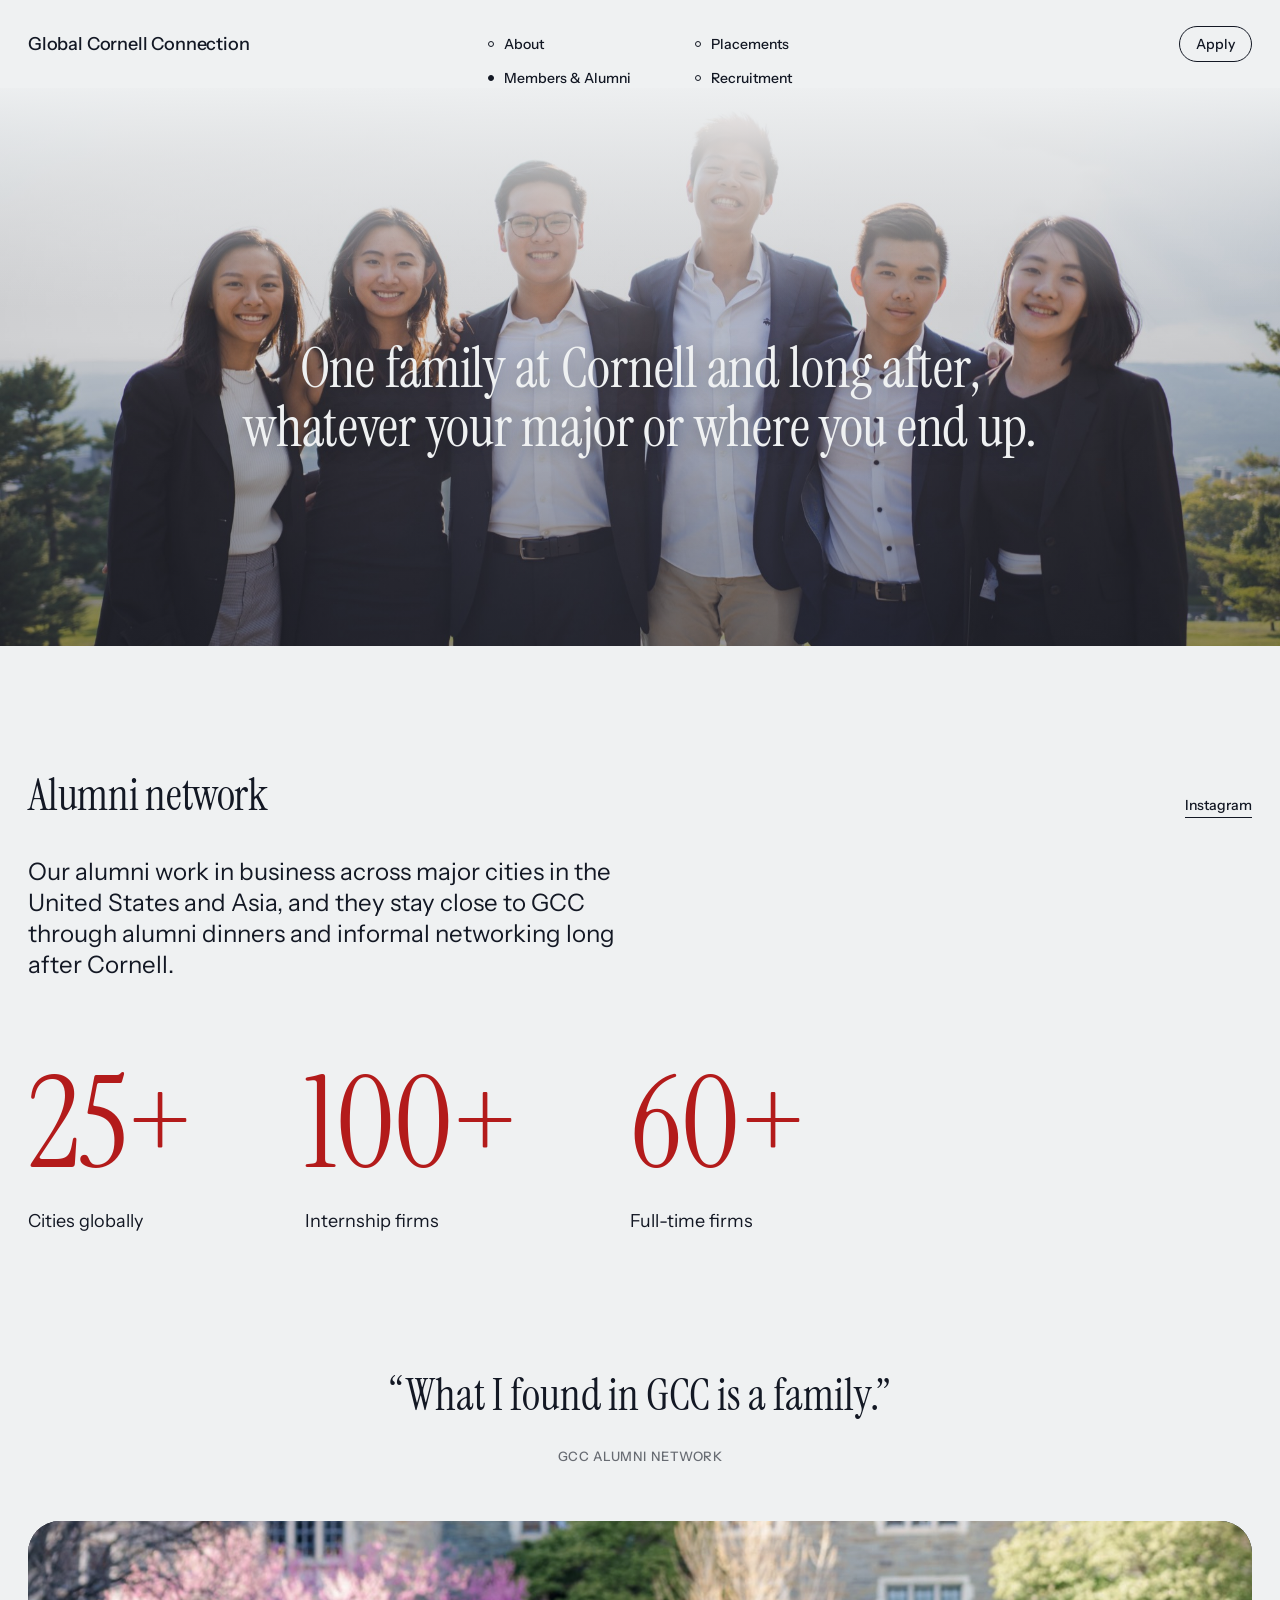
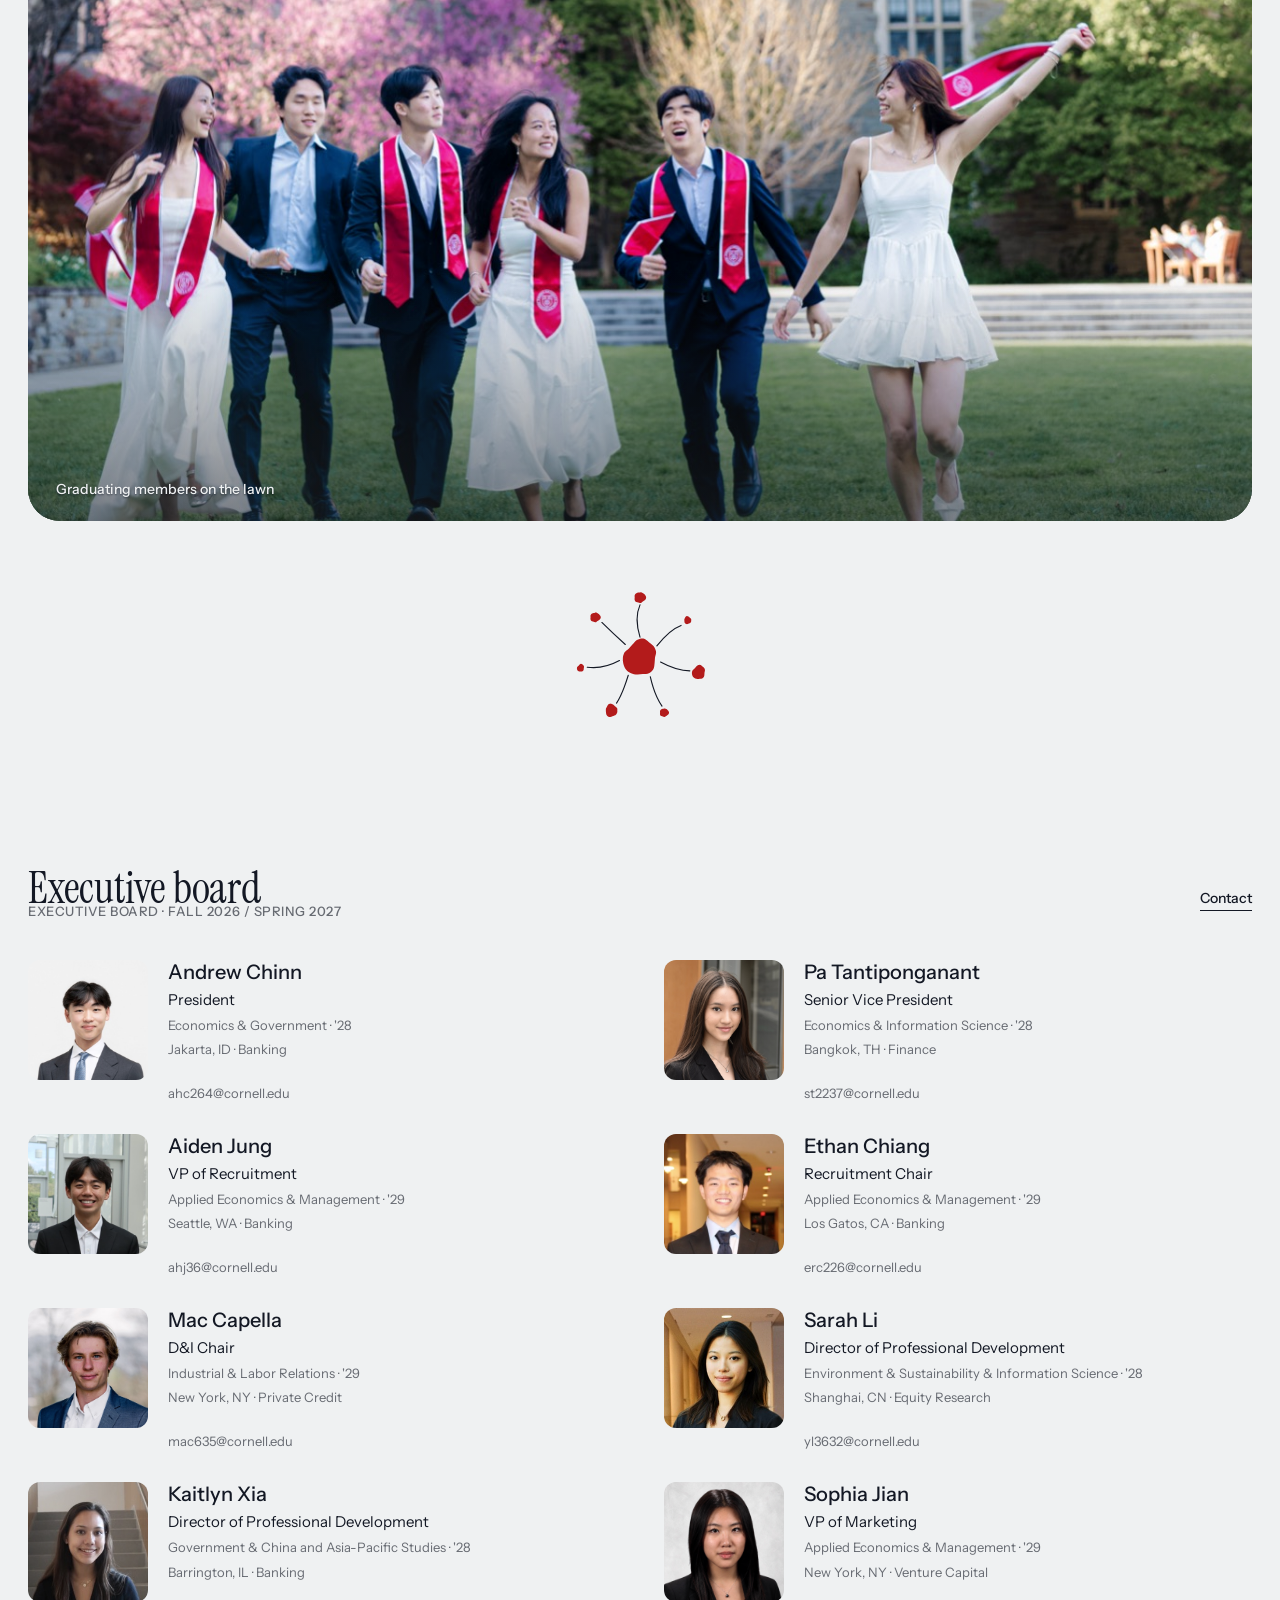
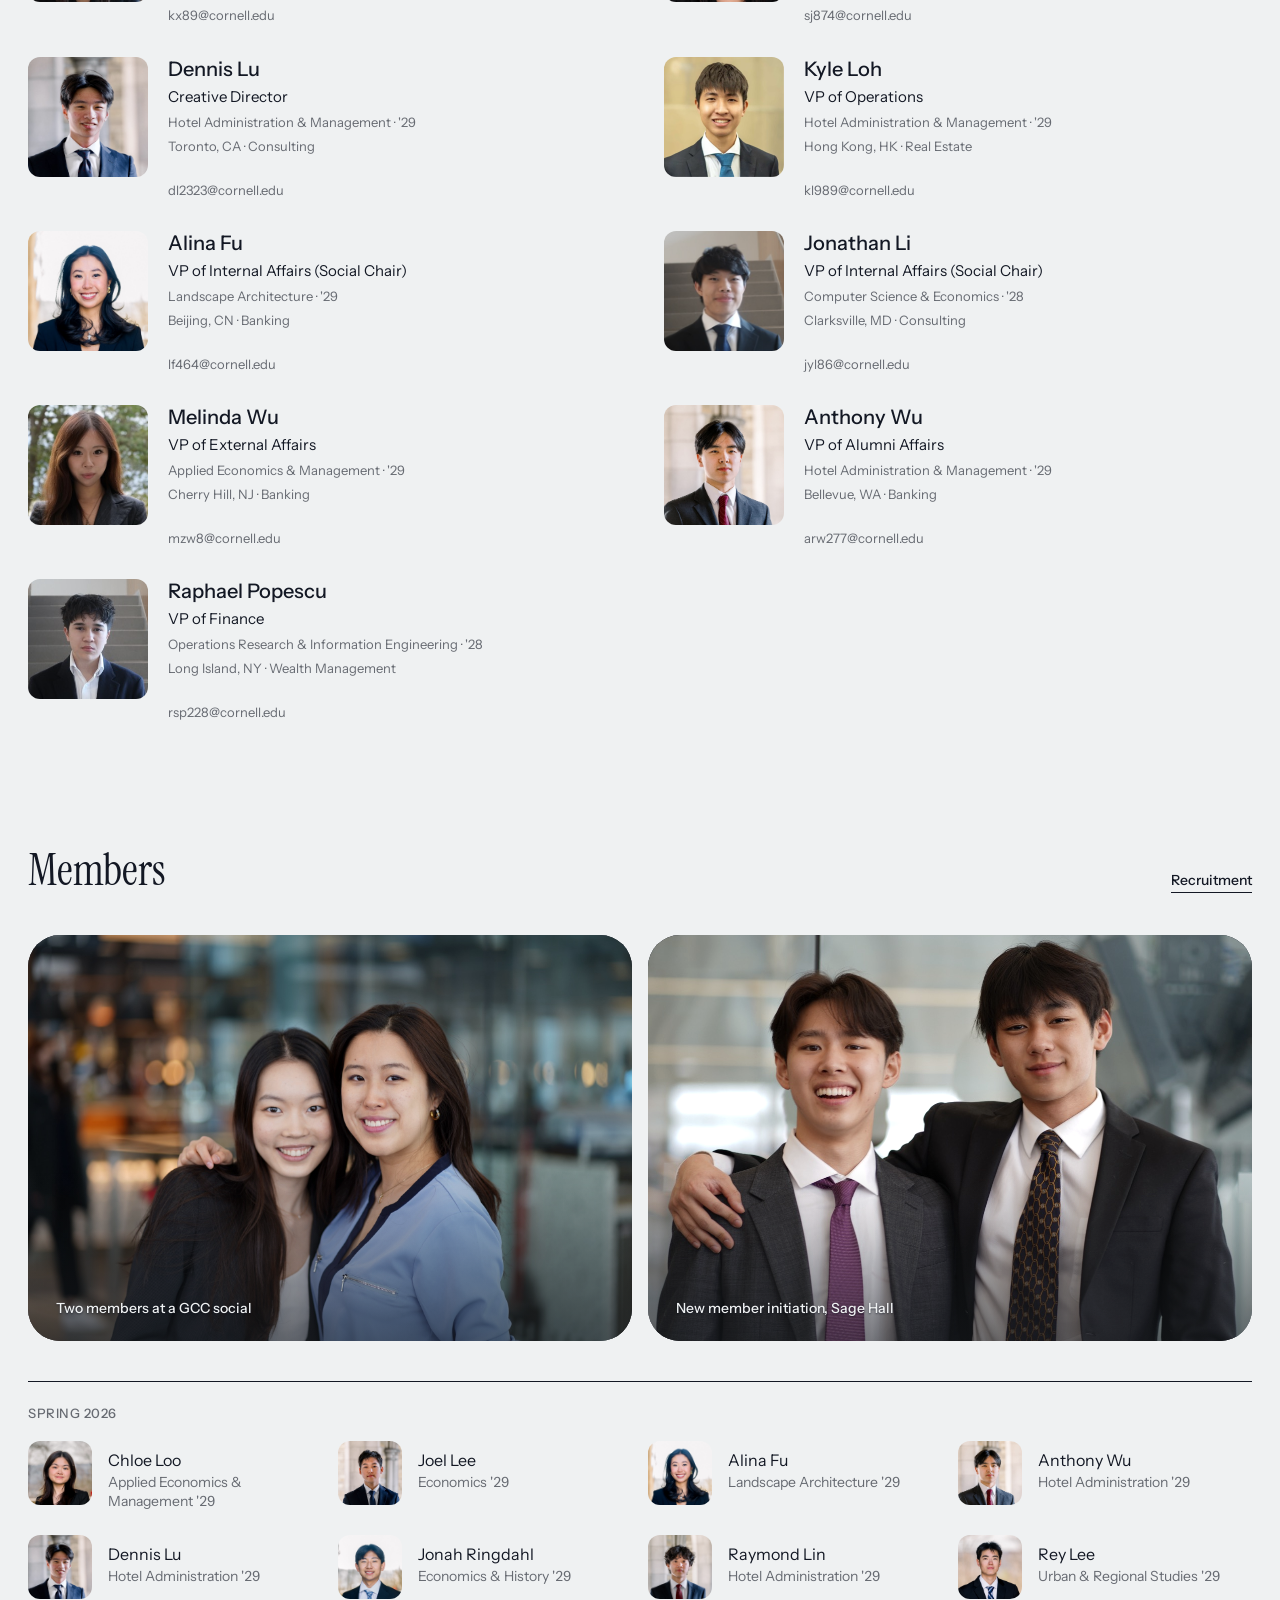
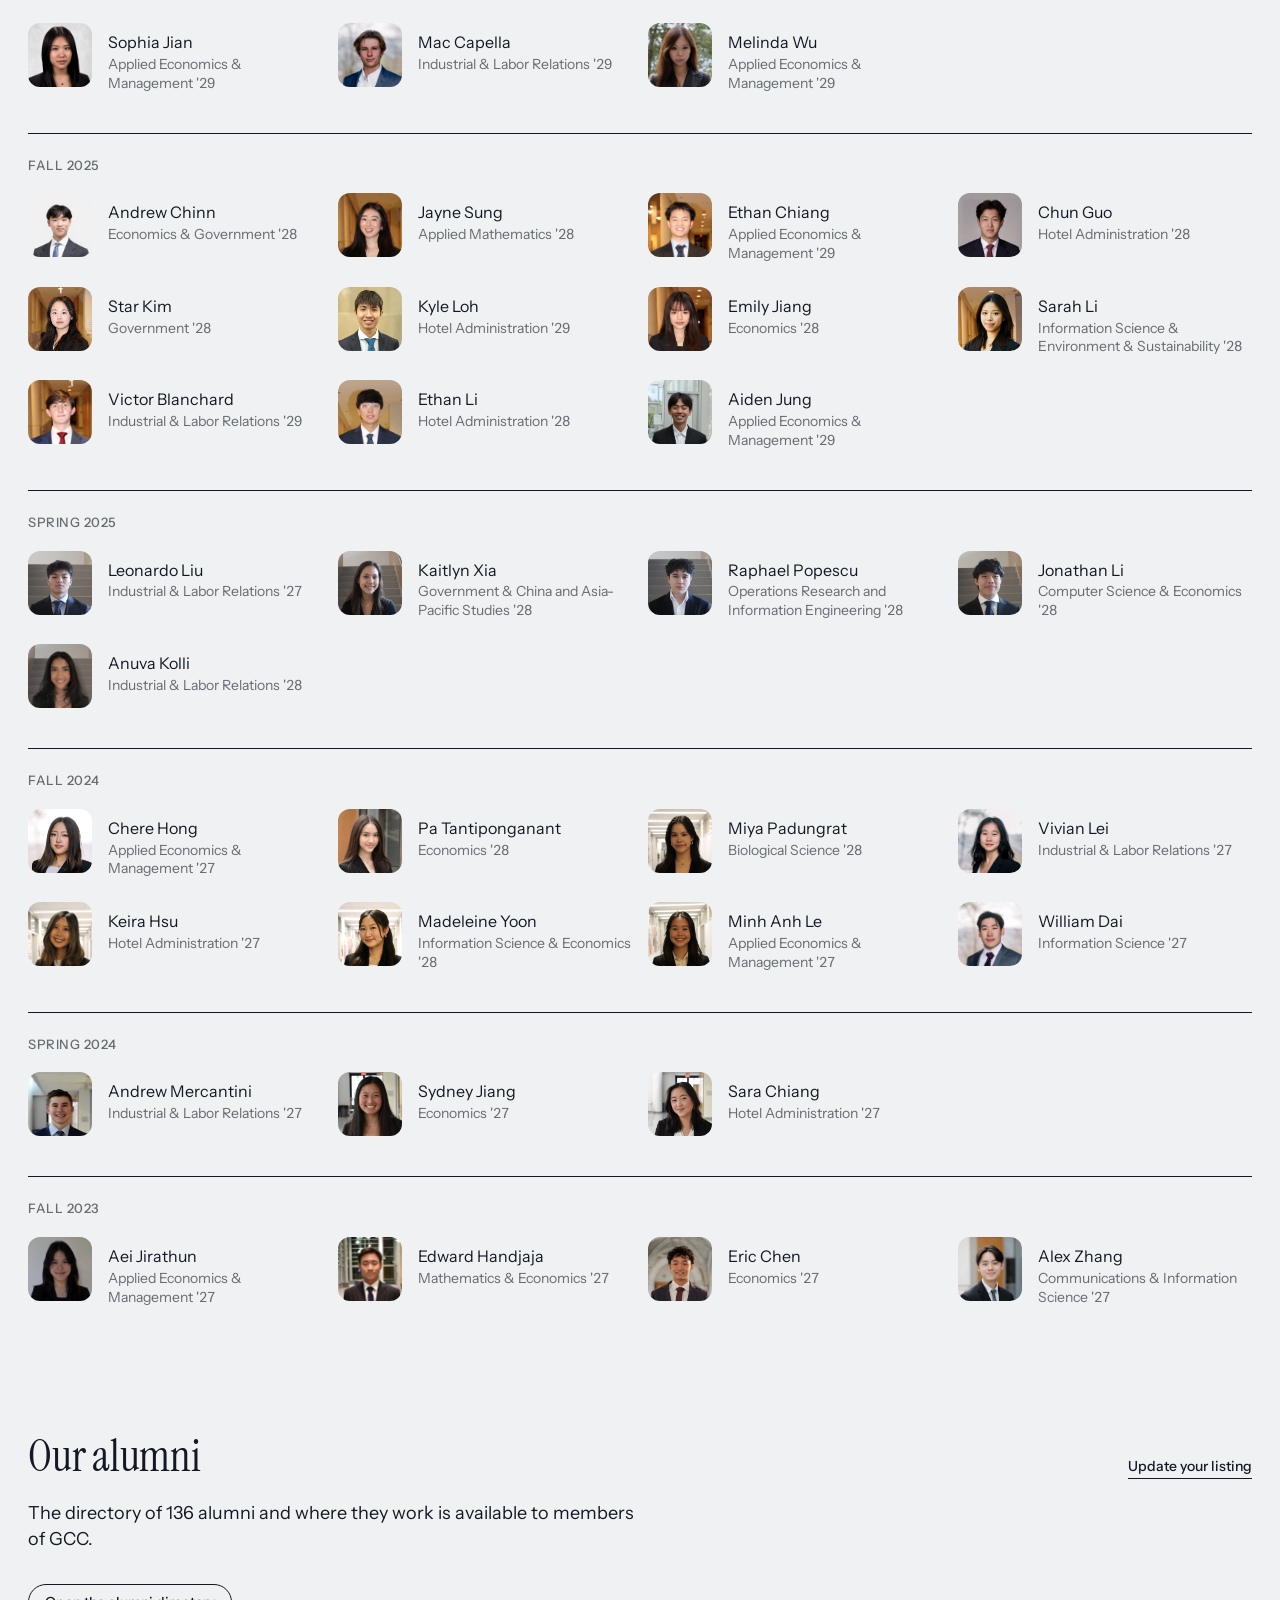
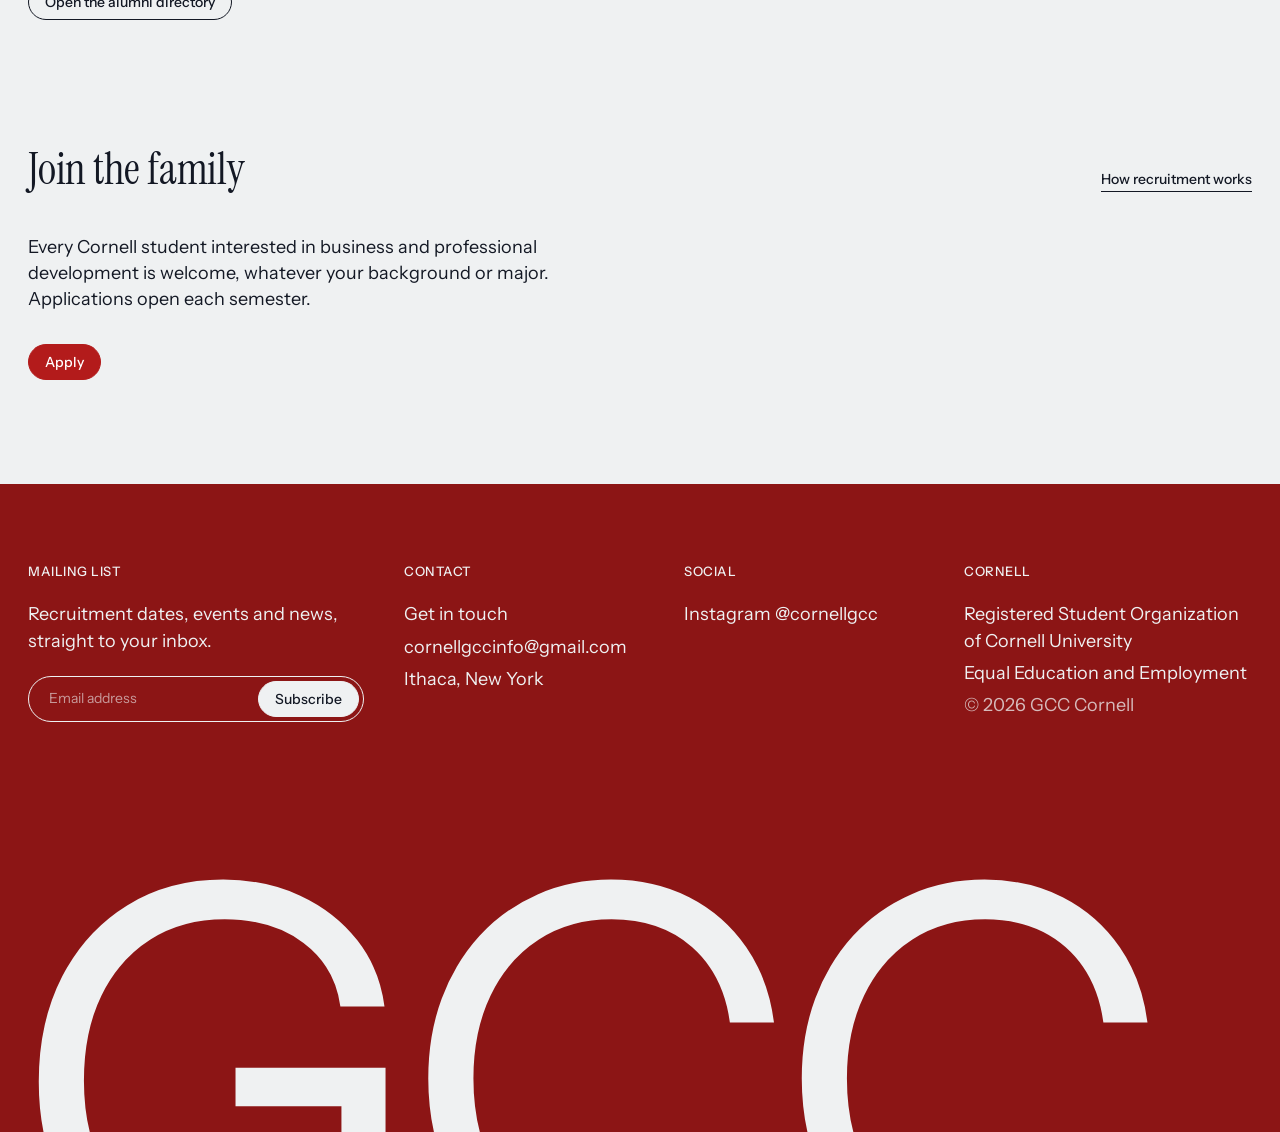
<file: members.html>
<!doctype html>
<html lang="en">
<head>
  <meta charset="utf-8">
  <meta name="viewport" content="width=device-width, initial-scale=1">
  <title>Members &amp; Alumni | GCC Cornell</title>
  <meta name="description" content="The people of GCC Cornell — the executive board, current members by class, and 100+ alumni across 25+ cities.">
  <meta property="og:title" content="Members &amp; Alumni — GCC Cornell">
  <meta property="og:description" content="The people of GCC Cornell: the executive board, current members, and 100+ alumni across 25+ cities.">
  <meta property="og:image" content="https://www.gcccornell.com/assets/gen/hero-stock-poster.jpg">
  <meta name="twitter:card" content="summary_large_image">
  <link rel="icon" href="assets/src/favicon.png">
  <link rel="apple-touch-icon" href="assets/src/favicon.png">
  <link rel="preconnect" href="https://fonts.googleapis.com">
  <link rel="preconnect" href="https://fonts.gstatic.com" crossorigin>
  <link href="https://fonts.googleapis.com/css2?family=Instrument+Sans:wght@400;500&family=Instrument+Serif&display=swap" rel="stylesheet">
  <link rel="stylesheet" href="styles.css?v=1789441817">
  <style>
    /* members.html — page styles: people components only; tokens/type/pills/sections come from styles.css.
       Generated by gcc-design-loop/tools/gen-members.py — edit the template + people.json, not this file. */
    .nav__cols a[aria-current="page"]::before { background: var(--ink); }

    /* headshot: a square box the photo fills; the crop (--w/--l/--t) is computed per photo by the generator
       so every face sits at the same place and size. One quiet treatment tames the mixed backdrops. */
    .hs { position: relative; display: block; width: 100%; aspect-ratio: 1 / 1; overflow: hidden; border-radius: 12px; background: transparent; }
    .hs img { position: absolute; display: block; max-width: none; width: var(--w, 100%); height: auto; left: var(--l, 0); top: var(--t, 0); filter: saturate(.85) contrast(1.02); }

    /* people grid (featured alumni, executive board): photo fills the column, one name baseline per row */
    .people { display: grid; grid-template-columns: repeat(4, minmax(0, 1fr)); gap: 48px var(--gap); margin-top: 40px; }
    .people--6 { grid-template-columns: repeat(6, minmax(0, 1fr)); }
    .people > li { min-width: 0; }
    .person__name { display: block; margin-top: 16px; font: 400 18px/1.3 var(--sans); white-space: nowrap; overflow: hidden; text-overflow: ellipsis; }
    .hs--empty { background: rgba(26,30,35,.05); border: 1px solid var(--line, rgba(26,30,35,.18)); }
    .person__detail { display: block; margin-top: 2px; font: 400 13px/1.4 var(--sans); color: var(--ink-60); }
    .person__mail { display: block; margin-top: 4px; font: 400 13px/1.4 var(--sans); color: var(--ink-60); text-decoration: none; }
    .person__mail:hover { text-decoration: underline; text-decoration-color: var(--carnelian); }
    .board__term { margin: -8px 0 28px; color: var(--ink-60); }
    .person__role { display: block; margin-top: 3px; font: 400 14px/1.4 var(--sans); color: var(--ink-60); font-variant-numeric: tabular-nums; }
    .people--6 .person__name { font-size: 16px; }
    .people--6 .person__role { min-height: 2.8em; }

    /* executive board (v2.2): compact 120px headshots in text-led rows — small uniform squares standardize
       mixed source photos; the description carries the weight. Two people per row. */
    .people--board { display: grid; grid-template-columns: repeat(2, minmax(0, 1fr)); gap: 32px 48px; margin-top: 40px; }
    .people--board > li { display: grid; grid-template-columns: 120px minmax(0, 1fr); grid-template-rows: auto auto auto 1fr; column-gap: 20px; align-items: start; min-width: 0; }
    .people--board .hs { width: 120px; grid-column: 1; grid-row: 1 / -1; }
    .people--board .person__name, .people--board .person__role, .people--board .person__detail, .people--board .person__mail { grid-column: 2; }
    .people--board .person__name { margin-top: 0; font: 500 20px/1.25 var(--sans); white-space: normal; }
    .people--board .person__role { margin-top: 4px; font: 400 15px/1.4 var(--sans); color: var(--ink); }
    .people--board .person__detail { margin-top: 6px; }
    .people--board .person__mail { margin-top: 4px; }

    /* members roster: text-first, grouped by the semester they joined; 64px thumbs beside the name */
    .roster { margin-top: 8px; }
    .roster__group { padding-top: 24px; border-top: 1px solid var(--ink); margin-top: 40px; }
    .roster__label { color: var(--ink-60); }
    .roster__grid { display: grid; grid-template-columns: repeat(4, minmax(0, 1fr)); gap: 24px var(--gap); margin-top: 20px; }
    .roster__grid > li { display: grid; grid-template-columns: 64px minmax(0, 1fr); column-gap: 16px; align-items: start; min-width: 0; }
    .roster__grid .hs { width: 64px; }
    .roster__text { display: block; padding-top: 9px; min-width: 0; }
    .roster__name { display: block; font: 400 16px/1.3 var(--sans); white-space: nowrap; overflow: hidden; text-overflow: ellipsis; }
    .roster__role { display: block; margin-top: 2px; font: 400 14px/1.35 var(--sans); color: var(--ink-60); font-variant-numeric: tabular-nums; }

    /* all alumni: text-only directory, three columns, no photos */
    .directory { display: grid; grid-template-columns: repeat(3, minmax(0, 1fr)); gap: 22px 40px; margin-top: 40px; }
    .directory > li { min-width: 0; }
    .directory__name { display: block; font: 400 16px/1.3 var(--sans); }
    .directory__role { display: block; margin-top: 1px; font: 400 14px/1.35 var(--sans); color: var(--ink-60); }

    /* two event photos above the roster, side by side (reuses .card for radius/caption/nodes) */
    .photos { display: grid; grid-template-columns: 1fr 1fr; gap: var(--gap); margin-top: 40px; }
    .photos .card { width: 100%; aspect-ratio: 684 / 460; }
    /* bottom scrim so the cream caption reads on any photo (same ink ramp as .program::after); no nodes over these photos */
    .photos .card::after, .alumni-photo .card::after { content: ""; position: absolute; inset: 0; background: linear-gradient(to top, rgba(26, 30, 35, .55), rgba(26, 30, 35, 0) 42%); pointer-events: none; }

    /* alumni network: one full-width photo card closes the section, under the quote (reuses .card for radius/caption) */
    .alumni-photo { margin-top: 56px; }
    .alumni-photo .card { width: 100%; aspect-ratio: 1100 / 540; }
    .alumni-photo .card img { object-position: 50% 94%; }   /* portrait source in a wide card: centre the group, not the sky */

    /* section rhythm on this page: 104px between sections, nothing trailing inside them */
    .people--6 { margin-top: 64px; }
    .alumni-lede { margin-top: 36px; }
    .quote { padding-bottom: 0; }

    /* hero nodes: a separate, denser set for narrow screens so the motif survives the viewBox crop */
    .hero__nodes--m { display: none; }

    @media (max-width: 1100px) {
      .people { grid-template-columns: repeat(3, minmax(0, 1fr)); }
      .people--6 { grid-template-columns: repeat(3, minmax(0, 1fr)); }
      .roster__grid { grid-template-columns: repeat(3, minmax(0, 1fr)); }
      .directory { grid-template-columns: repeat(2, minmax(0, 1fr)); }
    }
    @media (max-width: 800px) {
      .people.people--board { grid-template-columns: 1fr; gap: 24px; }
      .people--board > li { grid-template-columns: 96px minmax(0, 1fr); column-gap: 16px; }
      .people--board .hs { width: 96px; }
      .board__term { margin-top: 12px; }
      .hero__nodes { display: none; }
      .hero__nodes--m { display: block; }
      .people, .people--6 { grid-template-columns: repeat(2, minmax(0, 1fr)); gap: 36px var(--gap); }
      .people--6 .person__role { min-height: 0; }
      .roster__grid { grid-template-columns: repeat(2, minmax(0, 1fr)); gap: 20px var(--gap); }
      .directory { grid-template-columns: repeat(2, minmax(0, 1fr)); gap: 18px 24px; }
      .photos { grid-template-columns: 1fr; }
      .photos .card { aspect-ratio: 4 / 3; }
      .alumni-photo { margin-top: 40px; }
      .alumni-photo .card { aspect-ratio: 4 / 3; }
      .alumni-photo .card img { object-position: 50% 100%; }   /* taller phone card: bottom-anchor keeps the group centred */
      .people--6 { margin-top: 48px; }
    }
    @media (max-width: 520px) {
      .roster__grid, .directory { grid-template-columns: 1fr; }
    }
  </style>
  <script>
    /* a headshot that fails to load shows nothing in its place (no placeholder, no initials) */
    document.addEventListener("error", function (e) { var t = e.target; if (t && t.tagName === "IMG" && t.closest(".hs")) t.closest(".hs").remove(); }, true);
  </script>
</head>
<body class="page--photo">

<a class="skip" href="#main">Skip to content</a>

<svg class="sr-only" aria-hidden="true" focusable="false">
  <defs>
    <symbol id="n1" viewBox="-4 -4 108 108"><path d="M89.4 50C88.8 54.9 89.1 59 88.4 64C87.7 68.9 87.9 75.2 85.4 79.7C82.9 84.1 78.2 88.5 73.5 90.8C68.9 93 62.8 92.5 57.6 93.1C52.4 93.7 47.4 94.7 42.2 94.4C37 94 31.2 93.2 26.4 91C21.5 88.7 16.4 85.2 13.1 81C9.7 76.8 7.6 71.1 6.2 65.9C4.9 60.8 4.4 55.1 5 50C5.6 44.9 7.3 39.5 9.9 35.4C12.6 31.3 17.5 28.9 20.9 25.6C24.2 22.3 26.6 19.2 30.1 15.6C33.6 11.9 37 6.3 41.8 3.6C46.6 1 53.6 -1.1 58.8 -0.2C64.1 0.8 69.1 5.8 73.6 9.2C78.1 12.5 82.9 15.6 86 19.8C89.1 24 91.7 29.6 92.3 34.6C92.9 39.6 90.1 45.1 89.4 50Z"/></symbol>
    <symbol id="n2" viewBox="-4 -4 108 108"><path d="M101 50C101.1 55.4 98.1 61.9 95 66.4C91.8 70.9 86.3 73.9 82.1 77C78 80.1 74.2 82 70.2 84.9C66.1 87.8 62.4 93 57.8 94.2C53.2 95.4 47.5 93.3 42.6 92.2C37.6 91.2 33.1 89.7 28.1 88C23 86.3 15.9 85.4 12.1 81.8C8.4 78.1 6.5 71.5 5.6 66.2C4.7 60.9 6.5 55.4 6.6 50C6.7 44.6 4.8 39 6.1 34C7.3 29 10.5 23.6 14.1 19.9C17.7 16.1 23 13.4 27.8 11.6C32.6 9.8 37.8 9.9 42.8 9.1C47.8 8.3 52.9 6 57.7 6.6C62.5 7.2 67 10.3 71.5 12.7C76.1 15 81.1 17.2 84.9 20.7C88.7 24.2 91.9 28.9 94.5 33.8C97.2 38.7 101 44.6 101 50Z"/></symbol>
    <symbol id="n3" viewBox="-4 -4 108 108"><path d="M93.5 50C93.6 55.2 94.3 60.7 92.8 65.6C91.3 70.4 88.1 75.3 84.6 79C81.1 82.7 76.4 85.5 71.9 87.9C67.4 90.3 62.7 91.7 57.7 93.5C52.6 95.3 46.9 98.5 41.5 98.5C36 98.5 29.5 96.6 24.8 93.6C20.2 90.6 15.9 85.5 13.5 80.7C11 75.8 11 69.6 10.3 64.5C9.6 59.4 9.2 54.8 9.2 50C9.2 45.2 8.7 40.1 10 35.4C11.3 30.8 14.5 27 17 22.3C19.6 17.7 21.4 11.4 25.4 7.4C29.4 3.4 35.5 -1.1 40.9 -1.5C46.3 -2 53 2 58 4.6C63 7.1 67.1 10.5 71 13.6C74.9 16.8 78.1 19.9 81.7 23.4C85.3 26.9 90.6 30.1 92.6 34.5C94.6 38.9 93.5 44.8 93.5 50Z"/></symbol>
  </defs>
</svg>

<header class="nav" role="banner">
  <a class="nav__brand" href="index.html" aria-label="Global Cornell Connection — home">Global Cornell Connection</a>
  <nav class="nav__cols" aria-label="Primary">
    <ul>
      <li><a href="about.html">About</a></li>
      <li><a href="members.html" aria-current="page">Members &amp; Alumni</a></li>
    </ul>
    <ul>
      <li><a href="placements.html">Placements</a></li>
      <li><a href="recruitment.html">Recruitment</a></li>
    </ul>
  </nav>
  <a class="pill nav__cta" href="https://forms.gle/zT7wRRc7eTHoyF9AA" rel="noopener">Apply</a>
</header>

<main>

  <!-- ===== 1. hero ===== -->
  <!-- photo hero (v2.0): full-bleed photograph, paper-wash nav ground, cream serif title — same system as Home -->
  <section class="hero hero--photo" aria-labelledby="hero-title">
    <img class="hero__img" src="assets/img/client/sp18---pic1.jpg" alt="" style="object-position: 50% 30%">
    <div class="hero__scrim" aria-hidden="true"></div>
    <h1 class="hero__title" id="hero-title">One family at Cornell and long after, whatever your major or where you end up.</h1>
  </section>


  <!-- ===== 2. alumni network: positioning line, the three numbers, the quote ===== -->
  <section class="section" id="alumni" aria-labelledby="alumni-title">
    <div class="section__head">
      <h2 class="section__title" id="alumni-title">Alumni network</h2>
      <a class="section__link" href="https://www.instagram.com/cornellgcc/" rel="noopener">Instagram</a>
    </div>
    <p class="section__lede alumni-lede">Our alumni work in business across major cities in the United States and Asia, and they stay close to GCC through alumni dinners and informal networking long after Cornell.</p>
    <ul class="stats">
      <li class="stat"><span class="stat__n">25+</span><span class="stat__l">Cities globally</span></li>
      <li class="stat"><span class="stat__n">100+</span><span class="stat__l">Internship firms</span></li>
      <li class="stat"><span class="stat__n">60+</span><span class="stat__l">Full-time firms</span></li>
    </ul>
    <figure class="quote">
      <blockquote>“What I found in GCC is a family.”</blockquote>
      <figcaption data-placeholder="quote-attribution"><cite>GCC alumni network</cite></figcaption>
    </figure>
    <div class="alumni-photo">
      <figure class="card">
        <img src="assets/img/senior/dsc04653.jpg" alt="Six graduating members walking together across the lawn, redbuds in bloom and a stone hall behind them" draggable="false">
        <figcaption data-placeholder="caption">Graduating members on the lawn</figcaption>
      </figure>
    </div>
  </section>

  <!-- the motif resolves once: a network glyph as divider, between the network beyond Cornell and the chapter on campus -->
  <div class="divider" aria-hidden="true">
    <svg viewBox="0 0 240 220" focusable="false">
      <path class="arc" d="M120 82 Q 112 56 120 38"/>
      <path class="arc" d="M143 94 Q 160 72 176 66"/>
      <path class="arc" d="M148 116 Q 170 128 188 128"/>
      <path class="arc" d="M134 136 Q 140 162 150 176"/>
      <path class="arc" d="M104 134 Q 96 160 88 172"/>
      <path class="arc" d="M92 114 Q 70 126 48 123"/>
      <path class="arc" d="M100 92 Q 82 76 68 62"/>
      <g class="js-drift"><use class="node" href="#n1" x="92" y="82" width="56" height="56"/></g>
      <g class="js-drift"><use class="node" href="#n2" x="111" y="19" width="18" height="18"/></g>
      <g class="js-drift"><use class="node" href="#n3" x="179" y="53" width="12" height="12"/></g>
      <g class="js-drift"><use class="node" href="#n1" x="189" y="119" width="22" height="22"/></g>
      <g class="js-drift"><use class="node" href="#n2" x="146" y="178" width="14" height="14"/></g>
      <g class="js-drift"><use class="node" href="#n3" x="71" y="172" width="20" height="20"/></g>
      <g class="js-drift"><use class="node" href="#n1" x="33" y="118" width="12" height="12"/></g>
      <g class="js-drift"><use class="node" href="#n2" x="51" y="47" width="16" height="16"/></g>
    </svg>
  </div>

  <!-- ===== 3. executive board: four columns, the headshot fills the column ===== -->
  <section class="section section--after-divider" id="board" aria-labelledby="board-title">
    <div class="section__head">
      <h2 class="section__title" id="board-title">Executive board</h2>
      <a class="section__link" href="mailto:cornellgccinfo@gmail.com">Contact</a>
    </div>
    <p class="label board__term">Executive board · Fall 2026 / Spring 2027</p>
    <ul class="people people--board" data-stagger aria-label="Executive board" data-placeholder="roster">
<li><span class="hs"><img src="assets/people/andrew-chinn.jpg" alt="Portrait of Andrew Chinn" width="431" height="480" style="--w:124.0%;--l:-12.6%;--t:-4.5%" loading="lazy" decoding="async"></span><span class="person__name">Andrew Chinn</span><span class="person__role">President</span><span class="person__detail">Economics &amp; Government · &#x27;28</span><span class="person__detail">Jakarta, ID · Banking</span><a class="person__mail" href="mailto:ahc264@cornell.edu">ahc264@cornell.edu</a></li>
<li><span class="hs"><img src="assets/people/pa-tantiponganant.jpg" alt="Portrait of Pa Tantiponganant" width="800" height="1111" style="--w:115.0%;--l:-13.4%;--t:-18.8%" loading="lazy" decoding="async"></span><span class="person__name">Pa Tantiponganant</span><span class="person__role">Senior Vice President</span><span class="person__detail">Economics &amp; Information Science · &#x27;28</span><span class="person__detail">Bangkok, TH · Finance</span><a class="person__mail" href="mailto:st2237@cornell.edu">st2237@cornell.edu</a></li>
<li><span class="hs"><img src="assets/people/aiden-jung.jpg" alt="Portrait of Aiden Jung" width="413" height="480" style="--w:123.0%;--l:-9.9%;--t:-5.2%" loading="lazy" decoding="async"></span><span class="person__name">Aiden Jung</span><span class="person__role">VP of Recruitment</span><span class="person__detail">Applied Economics &amp; Management · &#x27;29</span><span class="person__detail">Seattle, WA · Banking</span><a class="person__mail" href="mailto:ahj36@cornell.edu">ahj36@cornell.edu</a></li>
<li><span class="hs"><img src="assets/people/ethan-chiang.jpg" alt="Portrait of Ethan Chiang" width="452" height="480" style="--w:161.0%;--l:-31.6%;--t:-14.2%" loading="lazy" decoding="async"></span><span class="person__name">Ethan Chiang</span><span class="person__role">Recruitment Chair</span><span class="person__detail">Applied Economics &amp; Management · &#x27;29</span><span class="person__detail">Los Gatos, CA · Banking</span><a class="person__mail" href="mailto:erc226@cornell.edu">erc226@cornell.edu</a></li>
<li><span class="hs"><img src="assets/people/mac-capella.jpg" alt="Portrait of Mac Capella" width="800" height="1130" style="--w:127.0%;--l:-7.8%;--t:0.0%" loading="lazy" decoding="async"></span><span class="person__name">Mac Capella</span><span class="person__role">D&amp;I Chair</span><span class="person__detail">Industrial &amp; Labor Relations · &#x27;29</span><span class="person__detail">New York, NY · Private Credit</span><a class="person__mail" href="mailto:mac635@cornell.edu">mac635@cornell.edu</a></li>
<li><span class="hs"><img src="assets/people/sarah-li.jpg" alt="Portrait of Sarah Li" width="480" height="457" style="--w:204.0%;--l:-47.3%;--t:-20.2%" loading="lazy" decoding="async"></span><span class="person__name">Sarah Li</span><span class="person__role">Director of Professional Development</span><span class="person__detail">Environment &amp; Sustainability &amp; Information Science · &#x27;28</span><span class="person__detail">Shanghai, CN · Equity Research</span><a class="person__mail" href="mailto:yl3632@cornell.edu">yl3632@cornell.edu</a></li>
<li><span class="hs"><img src="assets/people/kaitlyn-xia.jpg" alt="Portrait of Kaitlyn Xia" width="320" height="480" style="--w:168.0%;--l:-36.0%;--t:-64.9%" loading="lazy" decoding="async"></span><span class="person__name">Kaitlyn Xia</span><span class="person__role">Director of Professional Development</span><span class="person__detail">Government &amp; China and Asia-Pacific Studies · &#x27;28</span><span class="person__detail">Barrington, IL · Banking</span><a class="person__mail" href="mailto:kx89@cornell.edu">kx89@cornell.edu</a></li>
<li><span class="hs"><img src="assets/people/sophia-jian.jpg" alt="Portrait of Sophia Jian" width="800" height="800" style="--w:130.0%;--l:-16.3%;--t:-15.1%" loading="lazy" decoding="async"></span><span class="person__name">Sophia Jian</span><span class="person__role">VP of Marketing</span><span class="person__detail">Applied Economics &amp; Management · &#x27;29</span><span class="person__detail">New York, NY · Venture Capital</span><a class="person__mail" href="mailto:sj874@cornell.edu">sj874@cornell.edu</a></li>
<li><span class="hs"><img src="assets/people/dennis-lu.jpg" alt="Portrait of Dennis Lu" width="800" height="1176" style="--w:128.0%;--l:-16.4%;--t:-1.0%" loading="lazy" decoding="async"></span><span class="person__name">Dennis Lu</span><span class="person__role">Creative Director</span><span class="person__detail">Hotel Administration &amp; Management · &#x27;29</span><span class="person__detail">Toronto, CA · Consulting</span><a class="person__mail" href="mailto:dl2323@cornell.edu">dl2323@cornell.edu</a></li>
<li><span class="hs"><img src="assets/people/kyle-loh.jpg" alt="Portrait of Kyle Loh" width="480" height="480" style="--w:100.0%;--l:0.0%;--t:0.0%" loading="lazy" decoding="async"></span><span class="person__name">Kyle Loh</span><span class="person__role">VP of Operations</span><span class="person__detail">Hotel Administration &amp; Management · &#x27;29</span><span class="person__detail">Hong Kong, HK · Real Estate</span><a class="person__mail" href="mailto:kl989@cornell.edu">kl989@cornell.edu</a></li>
<li><span class="hs"><img src="assets/people/alina-fu.jpg" alt="Portrait of Alina Fu" width="800" height="901" style="--w:133.0%;--l:-16.2%;--t:0.0%" loading="lazy" decoding="async"></span><span class="person__name">Alina Fu</span><span class="person__role">VP of Internal Affairs (Social Chair)</span><span class="person__detail">Landscape Architecture · &#x27;29</span><span class="person__detail">Beijing, CN · Banking</span><a class="person__mail" href="mailto:lf464@cornell.edu">lf464@cornell.edu</a></li>
<li><span class="hs"><img src="assets/people/jonathan-li.jpg" alt="Portrait of Jonathan Li" width="394" height="480" style="--w:155.0%;--l:-30.6%;--t:-21.2%" loading="lazy" decoding="async"></span><span class="person__name">Jonathan Li</span><span class="person__role">VP of Internal Affairs (Social Chair)</span><span class="person__detail">Computer Science &amp; Economics · &#x27;28</span><span class="person__detail">Clarksville, MD · Consulting</span><a class="person__mail" href="mailto:jyl86@cornell.edu">jyl86@cornell.edu</a></li>
<li><span class="hs"><img src="assets/people/melinda-wu.jpg" alt="Portrait of Melinda Wu" width="398" height="441" style="--w:140.0%;--l:-17.9%;--t:-10.9%" loading="lazy" decoding="async"></span><span class="person__name">Melinda Wu</span><span class="person__role">VP of External Affairs</span><span class="person__detail">Applied Economics &amp; Management · &#x27;29</span><span class="person__detail">Cherry Hill, NJ · Banking</span><a class="person__mail" href="mailto:mzw8@cornell.edu">mzw8@cornell.edu</a></li>
<li><span class="hs"><img src="assets/people/anthony-wu.jpg" alt="Portrait of Anthony Wu" width="800" height="1162" style="--w:122.0%;--l:-15.1%;--t:0.0%" loading="lazy" decoding="async"></span><span class="person__name">Anthony Wu</span><span class="person__role">VP of Alumni Affairs</span><span class="person__detail">Hotel Administration &amp; Management · &#x27;29</span><span class="person__detail">Bellevue, WA · Banking</span><a class="person__mail" href="mailto:arw277@cornell.edu">arw277@cornell.edu</a></li>
<li><span class="hs"><img src="assets/people/raphael-popescu.jpg" alt="Portrait of Raphael Popescu" width="320" height="480" style="--w:147.0%;--l:-22.8%;--t:-47.5%" loading="lazy" decoding="async"></span><span class="person__name">Raphael Popescu</span><span class="person__role">VP of Finance</span><span class="person__detail">Operations Research &amp; Information Engineering · &#x27;28</span><span class="person__detail">Long Island, NY · Wealth Management</span><a class="person__mail" href="mailto:rsp228@cornell.edu">rsp228@cornell.edu</a></li>
    </ul>
  </section>

  <!-- ===== 4. members: two event photos, then a text-first roster by the semester they joined ===== -->
  <section class="section" id="members" aria-labelledby="members-title">
    <div class="section__head">
      <h2 class="section__title" id="members-title">Members</h2>
      <a class="section__link" href="recruitment.html">Recruitment</a>
    </div>
    <div class="photos">
      <figure class="card">
        <img src="assets/img/photo-6.jpg" alt="Two members arm in arm, smiling, in a glass-walled lobby" style="object-position:50% 35%" draggable="false">
        <figcaption data-placeholder="caption">Two members at a GCC social</figcaption>
      </figure>
      <figure class="card">
        <img src="assets/img/photo-3.jpg" alt="Two members arm in arm in the Sage Hall atrium" style="object-position:50% 35%" loading="lazy" decoding="async">
        <figcaption data-placeholder="caption">New member initiation, Sage Hall</figcaption>
      </figure>
    </div>
    <div class="roster" data-placeholder="roster">
<div class="roster__group">
<p class="label roster__label">Spring 2026</p>
<ul class="roster__grid" aria-label="Spring 2026 members">
<li><span class="hs"><img src="assets/people/chloe-loo.jpg" alt="Portrait of Chloe Loo" width="800" height="1223" style="--w:128.0%;--l:-13.2%;--t:-6.4%" loading="lazy" decoding="async"></span><span class="roster__text"><span class="roster__name">Chloe Loo</span><span class="roster__role">Applied Economics &amp; Management &#x27;29</span></span></li>
<li><span class="hs"><img src="assets/people/joel-lee.jpg" alt="Portrait of Joel Lee" width="800" height="1116" style="--w:122.0%;--l:-10.0%;--t:0.0%" loading="lazy" decoding="async"></span><span class="roster__text"><span class="roster__name">Joel Lee</span><span class="roster__role">Economics &#x27;29</span></span></li>
<li><span class="hs"><img src="assets/people/alina-fu.jpg" alt="Portrait of Alina Fu" width="800" height="901" style="--w:133.0%;--l:-16.2%;--t:0.0%" loading="lazy" decoding="async"></span><span class="roster__text"><span class="roster__name">Alina Fu</span><span class="roster__role">Landscape Architecture &#x27;29</span></span></li>
<li><span class="hs"><img src="assets/people/anthony-wu.jpg" alt="Portrait of Anthony Wu" width="800" height="1162" style="--w:122.0%;--l:-15.1%;--t:0.0%" loading="lazy" decoding="async"></span><span class="roster__text"><span class="roster__name">Anthony Wu</span><span class="roster__role">Hotel Administration &#x27;29</span></span></li>
<li><span class="hs"><img src="assets/people/dennis-lu.jpg" alt="Portrait of Dennis Lu" width="800" height="1176" style="--w:128.0%;--l:-16.4%;--t:-1.0%" loading="lazy" decoding="async"></span><span class="roster__text"><span class="roster__name">Dennis Lu</span><span class="roster__role">Hotel Administration &#x27;29</span></span></li>
<li><span class="hs"><img src="assets/people/jonah-ringdahl.jpg" alt="Portrait of Jonah Ringdahl" width="800" height="1040" style="--w:126.0%;--l:-10.6%;--t:-1.7%" loading="lazy" decoding="async"></span><span class="roster__text"><span class="roster__name">Jonah Ringdahl</span><span class="roster__role">Economics &amp; History &#x27;29</span></span></li>
<li><span class="hs"><img src="assets/people/raymond-lin.jpg" alt="Portrait of Raymond Lin" width="800" height="1162" style="--w:140.0%;--l:-22.4%;--t:-5.7%" loading="lazy" decoding="async"></span><span class="roster__text"><span class="roster__name">Raymond Lin</span><span class="roster__role">Hotel Administration &#x27;29</span></span></li>
<li><span class="hs"><img src="assets/people/rey-lee.jpg" alt="Portrait of Rey Lee" width="800" height="1115" style="--w:107.0%;--l:-5.0%;--t:0.0%" loading="lazy" decoding="async"></span><span class="roster__text"><span class="roster__name">Rey Lee</span><span class="roster__role">Urban &amp; Regional Studies &#x27;29</span></span></li>
<li><span class="hs"><img src="assets/people/sophia-jian.jpg" alt="Portrait of Sophia Jian" width="800" height="800" style="--w:130.0%;--l:-16.3%;--t:-15.1%" loading="lazy" decoding="async"></span><span class="roster__text"><span class="roster__name">Sophia Jian</span><span class="roster__role">Applied Economics &amp; Management &#x27;29</span></span></li>
<li><span class="hs"><img src="assets/people/mac-capella.jpg" alt="Portrait of Mac Capella" width="800" height="1130" style="--w:127.0%;--l:-7.8%;--t:0.0%" loading="lazy" decoding="async"></span><span class="roster__text"><span class="roster__name">Mac Capella</span><span class="roster__role">Industrial &amp; Labor Relations &#x27;29</span></span></li>
<li><span class="hs"><img src="assets/people/melinda-wu.jpg" alt="Portrait of Melinda Wu" width="398" height="441" style="--w:140.0%;--l:-17.9%;--t:-10.9%" loading="lazy" decoding="async"></span><span class="roster__text"><span class="roster__name">Melinda Wu</span><span class="roster__role">Applied Economics &amp; Management &#x27;29</span></span></li>
</ul>
</div>
<div class="roster__group">
<p class="label roster__label">Fall 2025</p>
<ul class="roster__grid" aria-label="Fall 2025 members">
<li><span class="hs"><img src="assets/people/andrew-chinn.jpg" alt="Portrait of Andrew Chinn" width="431" height="480" style="--w:124.0%;--l:-12.6%;--t:-4.5%" loading="lazy" decoding="async"></span><span class="roster__text"><span class="roster__name">Andrew Chinn</span><span class="roster__role">Economics &amp; Government &#x27;28</span></span></li>
<li><span class="hs"><img src="assets/people/jayne-sung.jpg" alt="Portrait of Jayne Sung" width="386" height="480" style="--w:140.0%;--l:-16.8%;--t:-20.7%" loading="lazy" decoding="async"></span><span class="roster__text"><span class="roster__name">Jayne Sung</span><span class="roster__role">Applied Mathematics &#x27;28</span></span></li>
<li><span class="hs"><img src="assets/people/ethan-chiang.jpg" alt="Portrait of Ethan Chiang" width="452" height="480" style="--w:161.0%;--l:-31.6%;--t:-14.2%" loading="lazy" decoding="async"></span><span class="roster__text"><span class="roster__name">Ethan Chiang</span><span class="roster__role">Applied Economics &amp; Management &#x27;29</span></span></li>
<li><span class="hs"><img src="assets/people/chun-guo.jpg" alt="Portrait of Chun Guo" width="464" height="480" style="--w:121.0%;--l:-10.0%;--t:-6.9%" loading="lazy" decoding="async"></span><span class="roster__text"><span class="roster__name">Chun Guo</span><span class="roster__role">Hotel Administration &#x27;28</span></span></li>
<li><span class="hs"><img src="assets/people/star-kim.jpg" alt="Portrait of Star Kim" width="395" height="480" style="--w:160.0%;--l:-28.4%;--t:-20.3%" loading="lazy" decoding="async"></span><span class="roster__text"><span class="roster__name">Star Kim</span><span class="roster__role">Government &#x27;28</span></span></li>
<li><span class="hs"><img src="assets/people/kyle-loh.jpg" alt="Portrait of Kyle Loh" width="480" height="480" style="--w:100.0%;--l:0.0%;--t:0.0%" loading="lazy" decoding="async"></span><span class="roster__text"><span class="roster__name">Kyle Loh</span><span class="roster__role">Hotel Administration &#x27;29</span></span></li>
<li><span class="hs"><img src="assets/people/emily-jiang.jpg" alt="Portrait of Emily Jiang" width="313" height="480" style="--w:144.0%;--l:-21.6%;--t:-45.9%" loading="lazy" decoding="async"></span><span class="roster__text"><span class="roster__name">Emily Jiang</span><span class="roster__role">Economics &#x27;28</span></span></li>
<li><span class="hs"><img src="assets/people/sarah-li.jpg" alt="Portrait of Sarah Li" width="480" height="457" style="--w:204.0%;--l:-47.3%;--t:-20.2%" loading="lazy" decoding="async"></span><span class="roster__text"><span class="roster__name">Sarah Li</span><span class="roster__role">Information Science &amp; Environment &amp; Sustainability &#x27;28</span></span></li>
<li><span class="hs"><img src="assets/people/victor-blanchard.jpg" alt="Portrait of Victor Blanchard" width="404" height="480" style="--w:134.0%;--l:-15.5%;--t:-9.2%" loading="lazy" decoding="async"></span><span class="roster__text"><span class="roster__name">Victor Blanchard</span><span class="roster__role">Industrial &amp; Labor Relations &#x27;29</span></span></li>
<li><span class="hs"><img src="assets/people/ethan-li.jpg" alt="Portrait of Ethan Li" width="424" height="480" style="--w:130.0%;--l:-16.6%;--t:-8.0%" loading="lazy" decoding="async"></span><span class="roster__text"><span class="roster__name">Ethan Li</span><span class="roster__role">Hotel Administration &#x27;28</span></span></li>
<li><span class="hs"><img src="assets/people/aiden-jung.jpg" alt="Portrait of Aiden Jung" width="413" height="480" style="--w:123.0%;--l:-9.9%;--t:-5.2%" loading="lazy" decoding="async"></span><span class="roster__text"><span class="roster__name">Aiden Jung</span><span class="roster__role">Applied Economics &amp; Management &#x27;29</span></span></li>
</ul>
</div>
<div class="roster__group">
<p class="label roster__label">Spring 2025</p>
<ul class="roster__grid" aria-label="Spring 2025 members">
<li><span class="hs"><img src="assets/people/leonardo-liu.jpg" alt="Portrait of Leonardo Liu" width="320" height="480" style="--w:149.0%;--l:-23.6%;--t:-52.3%" loading="lazy" decoding="async"></span><span class="roster__text"><span class="roster__name">Leonardo Liu</span><span class="roster__role">Industrial &amp; Labor Relations &#x27;27</span></span></li>
<li><span class="hs"><img src="assets/people/kaitlyn-xia.jpg" alt="Portrait of Kaitlyn Xia" width="320" height="480" style="--w:168.0%;--l:-36.0%;--t:-64.9%" loading="lazy" decoding="async"></span><span class="roster__text"><span class="roster__name">Kaitlyn Xia</span><span class="roster__role">Government &amp; China and Asia-Pacific Studies &#x27;28</span></span></li>
<li><span class="hs"><img src="assets/people/raphael-popescu.jpg" alt="Portrait of Raphael Popescu" width="320" height="480" style="--w:147.0%;--l:-22.8%;--t:-47.5%" loading="lazy" decoding="async"></span><span class="roster__text"><span class="roster__name">Raphael Popescu</span><span class="roster__role">Operations Research and Information Engineering &#x27;28</span></span></li>
<li><span class="hs"><img src="assets/people/jonathan-li.jpg" alt="Portrait of Jonathan Li" width="394" height="480" style="--w:155.0%;--l:-30.6%;--t:-21.2%" loading="lazy" decoding="async"></span><span class="roster__text"><span class="roster__name">Jonathan Li</span><span class="roster__role">Computer Science &amp; Economics &#x27;28</span></span></li>
<li><span class="hs"><img src="assets/people/anuva-kolli.jpg" alt="Portrait of Anuva Kolli" width="360" height="480" style="--w:133.0%;--l:-18.8%;--t:-38.6%" loading="lazy" decoding="async"></span><span class="roster__text"><span class="roster__name">Anuva Kolli</span><span class="roster__role">Industrial &amp; Labor Relations &#x27;28</span></span></li>
</ul>
</div>
<div class="roster__group">
<p class="label roster__label">Fall 2024</p>
<ul class="roster__grid" aria-label="Fall 2024 members">
<li><span class="hs"><img src="assets/people/chere-hong.jpg" alt="Portrait of Chere Hong" width="800" height="1148" style="--w:158.0%;--l:-26.0%;--t:-14.1%" loading="lazy" decoding="async"></span><span class="roster__text"><span class="roster__name">Chere Hong</span><span class="roster__role">Applied Economics &amp; Management &#x27;27</span></span></li>
<li><span class="hs"><img src="assets/people/pa-tantiponganant.jpg" alt="Portrait of Pa Tantiponganant" width="800" height="1111" style="--w:115.0%;--l:-13.4%;--t:-18.8%" loading="lazy" decoding="async"></span><span class="roster__text"><span class="roster__name">Pa Tantiponganant</span><span class="roster__role">Economics &#x27;28</span></span></li>
<li><span class="hs"><img src="assets/people/miya-padungrat.jpg" alt="Portrait of Miya Padungrat" width="320" height="480" style="--w:168.0%;--l:-32.5%;--t:-42.2%" loading="lazy" decoding="async"></span><span class="roster__text"><span class="roster__name">Miya Padungrat</span><span class="roster__role">Biological Science &#x27;28</span></span></li>
<li><span class="hs"><img src="assets/people/vivian-lei.jpg" alt="Portrait of Vivian Lei" width="800" height="986" style="--w:141.0%;--l:-17.1%;--t:0.0%" loading="lazy" decoding="async"></span><span class="roster__text"><span class="roster__name">Vivian Lei</span><span class="roster__role">Industrial &amp; Labor Relations &#x27;27</span></span></li>
<li><span class="hs"><img src="assets/people/keira-hsu.jpg" alt="Portrait of Keira Hsu" width="320" height="480" style="--w:206.0%;--l:-58.2%;--t:-61.5%" loading="lazy" decoding="async"></span><span class="roster__text"><span class="roster__name">Keira Hsu</span><span class="roster__role">Hotel Administration &#x27;27</span></span></li>
<li><span class="hs"><img src="assets/people/madeleine-yoon.jpg" alt="Portrait of Madeleine Yoon" width="320" height="480" style="--w:156.0%;--l:-22.7%;--t:-25.6%" loading="lazy" decoding="async"></span><span class="roster__text"><span class="roster__name">Madeleine Yoon</span><span class="roster__role">Information Science &amp; Economics &#x27;28</span></span></li>
<li><span class="hs"><img src="assets/people/minh-anh-le.jpg" alt="Portrait of Minh Anh Le" width="320" height="480" style="--w:154.0%;--l:-25.8%;--t:-28.8%" loading="lazy" decoding="async"></span><span class="roster__text"><span class="roster__name">Minh Anh Le</span><span class="roster__role">Applied Economics &amp; Management &#x27;27</span></span></li>
<li><span class="hs"><img src="assets/people/william-dai.jpg" alt="Portrait of William Dai" width="800" height="1206" style="--w:146.0%;--l:-15.6%;--t:-1.5%" loading="lazy" decoding="async"></span><span class="roster__text"><span class="roster__name">William Dai</span><span class="roster__role">Information Science &#x27;27</span></span></li>
</ul>
</div>
<div class="roster__group">
<p class="label roster__label">Spring 2024</p>
<ul class="roster__grid" aria-label="Spring 2024 members">
<li><span class="hs"><img src="assets/people/andrew-mercantini.jpg" alt="Portrait of Andrew Mercantini" width="480" height="480" style="--w:156.0%;--l:-25.7%;--t:-5.2%" loading="lazy" decoding="async"></span><span class="roster__text"><span class="roster__name">Andrew Mercantini</span><span class="roster__role">Industrial &amp; Labor Relations &#x27;27</span></span></li>
<li><span class="hs"><img src="assets/people/sydney-jiang.jpg" alt="Portrait of Sydney Jiang" width="378" height="480" style="--w:170.0%;--l:-35.0%;--t:-49.0%" loading="lazy" decoding="async"></span><span class="roster__text"><span class="roster__name">Sydney Jiang</span><span class="roster__role">Economics &#x27;27</span></span></li>
<li><span class="hs"><img src="assets/people/sara-chiang.jpg" alt="Portrait of Sara Chiang" width="320" height="480" style="--w:145.0%;--l:-16.6%;--t:-56.9%" loading="lazy" decoding="async"></span><span class="roster__text"><span class="roster__name">Sara Chiang</span><span class="roster__role">Hotel Administration &#x27;27</span></span></li>
</ul>
</div>
<div class="roster__group">
<p class="label roster__label">Fall 2023</p>
<ul class="roster__grid" aria-label="Fall 2023 members">
<li><span class="hs"><img src="assets/people/aei-jirathun.jpg" alt="Portrait of Aei Jirathun" width="372" height="480" style="--w:131.0%;--l:-19.0%;--t:-28.0%" loading="lazy" decoding="async"></span><span class="roster__text"><span class="roster__name">Aei Jirathun</span><span class="roster__role">Applied Economics &amp; Management &#x27;27</span></span></li>
<li><span class="hs"><img src="assets/people/edward-handjaja.jpg" alt="Portrait of Edward Handjaja" width="480" height="428" style="--w:186.0%;--l:-42.8%;--t:-22.0%" loading="lazy" decoding="async"></span><span class="roster__text"><span class="roster__name">Edward Handjaja</span><span class="roster__role">Mathematics &amp; Economics &#x27;27</span></span></li>
<li><span class="hs"><img src="assets/people/eric-chen.jpg" alt="Portrait of Eric Chen" width="454" height="480" style="--w:119.0%;--l:-9.4%;--t:-6.8%" loading="lazy" decoding="async"></span><span class="roster__text"><span class="roster__name">Eric Chen</span><span class="roster__role">Economics &#x27;27</span></span></li>
<li><span class="hs"><img src="assets/people/alex-zhang.jpg" alt="Portrait of Alex Zhang" width="371" height="480" style="--w:130.0%;--l:-15.5%;--t:-23.0%" loading="lazy" decoding="async"></span><span class="roster__text"><span class="roster__name">Alex Zhang</span><span class="roster__role">Communications &amp; Information Science &#x27;27</span></span></li>
</ul>
</div>
    </div>
  </section>

  <!-- ===== 5. all alumni: the full list, text only ===== -->
  <section class="section" id="all-alumni" aria-labelledby="all-alumni-title">
    <div class="section__head">
      <h2 class="section__title" id="all-alumni-title">Our alumni</h2>
      <a class="section__link" href="mailto:cornellgccinfo@gmail.com">Update your listing</a>
    </div>
    <p class="section__intro">The directory of 136 alumni and where they work is available to members of GCC.</p>
    <div class="actions"><a class="pill" href="alumni.html">Open the alumni directory</a></div>
  </section>

  <!-- ===== 6. apply strip ===== -->
  <section class="section" id="apply" aria-labelledby="apply-title">
    <div class="section__head">
      <h2 class="section__title" id="apply-title">Join the family</h2>
      <a class="section__link" href="recruitment.html">How recruitment works</a>
    </div>
    <div class="recruit">
      <p>Every Cornell student interested in business and professional development is welcome, whatever your background or major. Applications open each semester.</p>
      <div class="actions">
        <a class="pill pill--primary" href="https://forms.gle/zT7wRRc7eTHoyF9AA" rel="noopener">Apply</a>
      </div>
    </div>
  </section>

</main>

<footer class="footer" id="connect">
  <div class="footer__cols">
    <div>
      <h4>Mailing list</h4>
      <p>Recruitment dates, events and news, straight to your inbox.</p>
      <form class="footer__form" action="mailto:cornellgccinfo@gmail.com" method="post" enctype="text/plain" data-placeholder="mailing-list-endpoint">
        <label class="sr-only" for="footer-email">Email address</label>
        <input id="footer-email" type="email" name="email" placeholder="Email address" autocomplete="email" required>
        <button class="pill pill--cream" type="submit">Subscribe</button>
      </form>
    </div>
    <div>
      <h4>Contact</h4>
      <ul>
        <li><a href="mailto:cornellgccinfo@gmail.com">Get in touch</a></li>
        <li><a href="mailto:cornellgccinfo@gmail.com">cornellgccinfo@gmail.com</a></li>
        <li>Ithaca, New York</li>
      </ul>
    </div>
    <div>
      <h4>Social</h4>
      <ul>
        <li><a href="https://www.instagram.com/cornellgcc/" rel="noopener">Instagram @cornellgcc</a></li>
      </ul>
    </div>
    <div>
      <h4>Cornell</h4>
      <ul>
        <li>Registered Student Organization of Cornell University</li>
        <li><a href="https://hr.cornell.edu/about/workplace-rights/equal-education-and-employment" rel="noopener">Equal Education and Employment</a></li>
        <li class="footer__note">© 2026 GCC Cornell</li>
      </ul>
    </div>
  </div>
  <div class="footer__wordmark" aria-hidden="true">GCC</div>
</footer>

<script src="site.js?v=1789441817" defer></script>
</body>
</html>
</file>
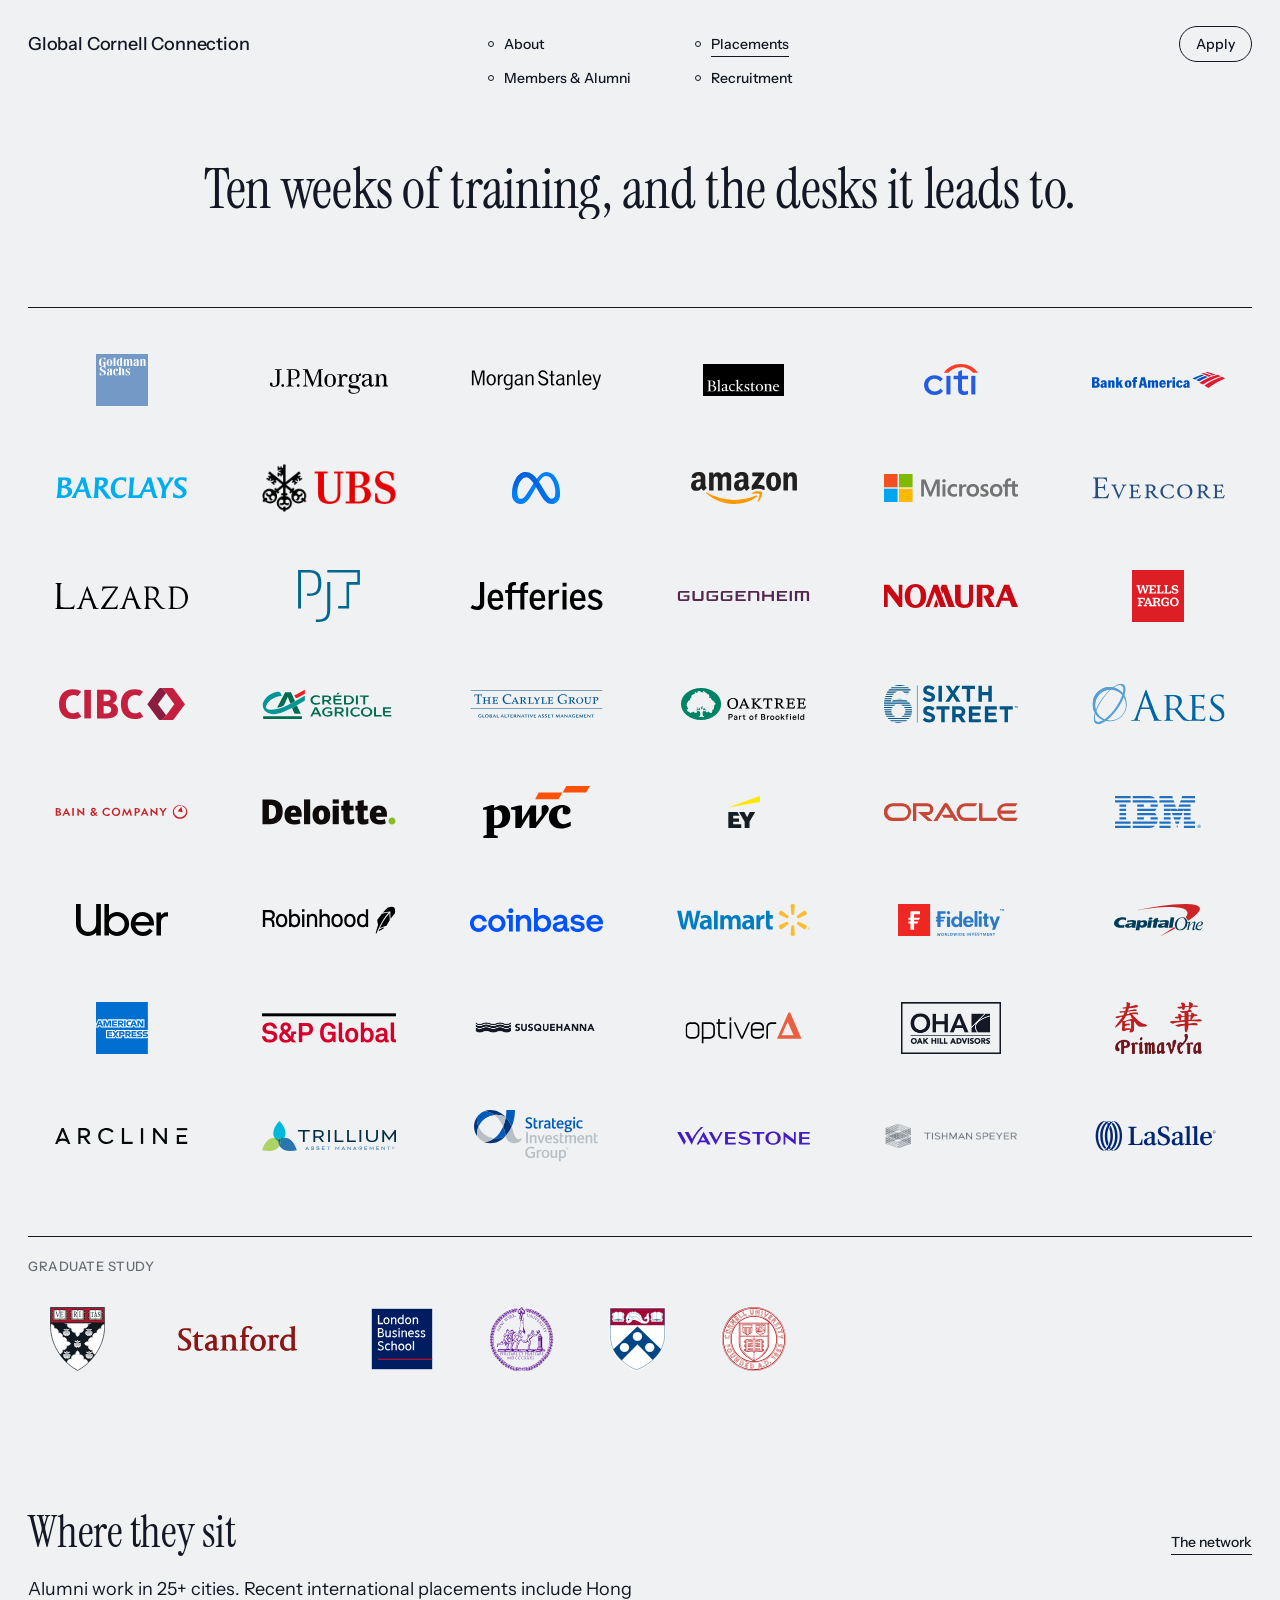
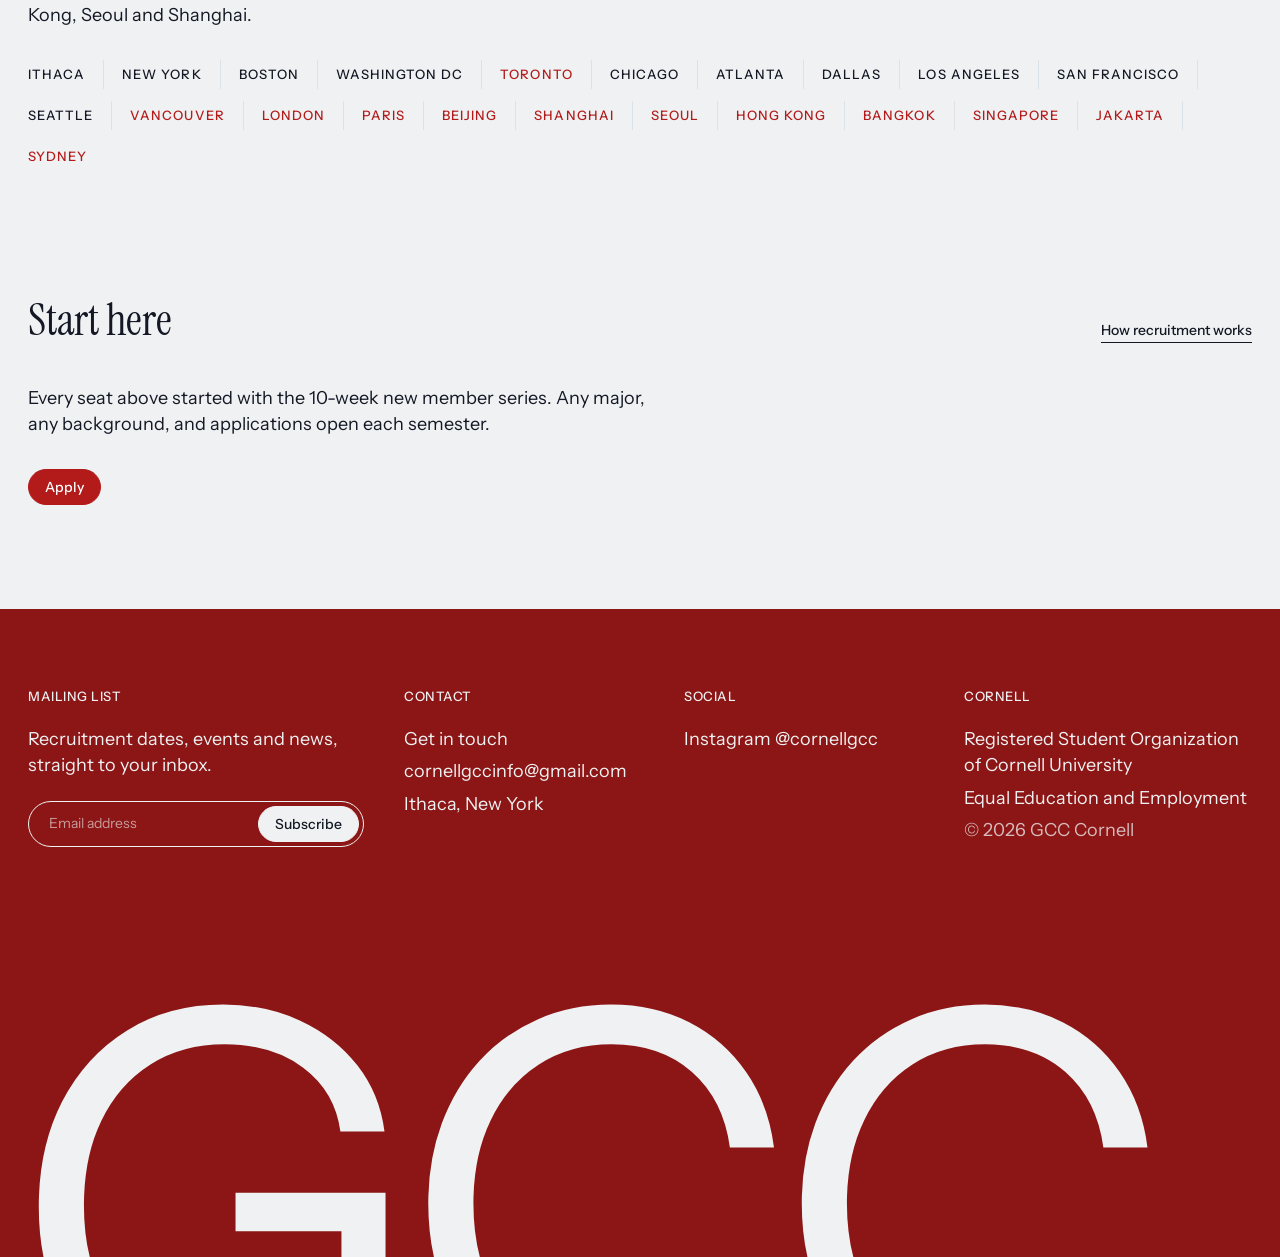
<file: placements.html>
<!doctype html>
<html lang="en">
<head>
  <meta charset="utf-8">
  <meta name="viewport" content="width=device-width, initial-scale=1">
  <title>Placements | GCC Cornell</title>
  <meta name="description" content="Where Global Cornell Connection alumni go: investment banking, private equity and credit, quant trading, consulting and technology — Goldman Sachs, Blackstone, Evercore, Susquehanna, Bain and more.">
  <meta property="og:title" content="Placements — GCC Cornell">
  <meta property="og:description" content="Where GCC alumni go: investment banking, private equity, quant trading, consulting and technology.">
  <meta property="og:image" content="assets/gen/hero-stock-poster.jpg">
  <meta name="twitter:card" content="summary_large_image">
  <link rel="icon" href="assets/src/favicon.png">
  <link rel="apple-touch-icon" href="assets/src/favicon.png">
  <link rel="preconnect" href="https://fonts.googleapis.com">
  <link rel="preconnect" href="https://fonts.gstatic.com" crossorigin>
  <link href="https://fonts.googleapis.com/css2?family=Instrument+Sans:wght@400;500&family=Instrument+Serif&display=swap" rel="stylesheet">
  <link rel="stylesheet" href="styles.css?v=1789441817">
  <style>
    /* placements.html — page styles only; the marks grid and the clip reveal come from styles.css */
    .nav__cols a[aria-current="page"] { text-decoration: underline; text-decoration-thickness: 1px; text-underline-offset: 4px; }
    .hero--slim { min-height: 0; padding-bottom: 0; }   /* the grid opens right under the line */
  </style>
</head>
<body>

<a class="skip" href="#main">Skip to content</a>

<!-- symbol sheet: the three hand-drawn node shapes (same as index.html) -->
<svg class="sr-only" aria-hidden="true" focusable="false">
  <defs>
    <symbol id="n1" viewBox="-4 -4 108 108"><path d="M89.4 50C88.8 54.9 89.1 59 88.4 64C87.7 68.9 87.9 75.2 85.4 79.7C82.9 84.1 78.2 88.5 73.5 90.8C68.9 93 62.8 92.5 57.6 93.1C52.4 93.7 47.4 94.7 42.2 94.4C37 94 31.2 93.2 26.4 91C21.5 88.7 16.4 85.2 13.1 81C9.7 76.8 7.6 71.1 6.2 65.9C4.9 60.8 4.4 55.1 5 50C5.6 44.9 7.3 39.5 9.9 35.4C12.6 31.3 17.5 28.9 20.9 25.6C24.2 22.3 26.6 19.2 30.1 15.6C33.6 11.9 37 6.3 41.8 3.6C46.6 1 53.6 -1.1 58.8 -0.2C64.1 0.8 69.1 5.8 73.6 9.2C78.1 12.5 82.9 15.6 86 19.8C89.1 24 91.7 29.6 92.3 34.6C92.9 39.6 90.1 45.1 89.4 50Z"/></symbol>
    <symbol id="n2" viewBox="-4 -4 108 108"><path d="M101 50C101.1 55.4 98.1 61.9 95 66.4C91.8 70.9 86.3 73.9 82.1 77C78 80.1 74.2 82 70.2 84.9C66.1 87.8 62.4 93 57.8 94.2C53.2 95.4 47.5 93.3 42.6 92.2C37.6 91.2 33.1 89.7 28.1 88C23 86.3 15.9 85.4 12.1 81.8C8.4 78.1 6.5 71.5 5.6 66.2C4.7 60.9 6.5 55.4 6.6 50C6.7 44.6 4.8 39 6.1 34C7.3 29 10.5 23.6 14.1 19.9C17.7 16.1 23 13.4 27.8 11.6C32.6 9.8 37.8 9.9 42.8 9.1C47.8 8.3 52.9 6 57.7 6.6C62.5 7.2 67 10.3 71.5 12.7C76.1 15 81.1 17.2 84.9 20.7C88.7 24.2 91.9 28.9 94.5 33.8C97.2 38.7 101 44.6 101 50Z"/></symbol>
    <symbol id="n3" viewBox="-4 -4 108 108"><path d="M93.5 50C93.6 55.2 94.3 60.7 92.8 65.6C91.3 70.4 88.1 75.3 84.6 79C81.1 82.7 76.4 85.5 71.9 87.9C67.4 90.3 62.7 91.7 57.7 93.5C52.6 95.3 46.9 98.5 41.5 98.5C36 98.5 29.5 96.6 24.8 93.6C20.2 90.6 15.9 85.5 13.5 80.7C11 75.8 11 69.6 10.3 64.5C9.6 59.4 9.2 54.8 9.2 50C9.2 45.2 8.7 40.1 10 35.4C11.3 30.8 14.5 27 17 22.3C19.6 17.7 21.4 11.4 25.4 7.4C29.4 3.4 35.5 -1.1 40.9 -1.5C46.3 -2 53 2 58 4.6C63 7.1 67.1 10.5 71 13.6C74.9 16.8 78.1 19.9 81.7 23.4C85.3 26.9 90.6 30.1 92.6 34.5C94.6 38.9 93.5 44.8 93.5 50Z"/></symbol>
  </defs>
</svg>

<!-- ===== nav (partials/nav.html) ===== -->
<header class="nav" role="banner">
  <a class="nav__brand" href="index.html" aria-label="Global Cornell Connection — home">Global Cornell Connection</a>
  <nav class="nav__cols" aria-label="Primary">
    <ul>
      <li><a href="about.html">About</a></li>
      <li><a href="members.html">Members &amp; Alumni</a></li>
    </ul>
    <ul>
      <li><a href="placements.html" aria-current="page">Placements</a></li>
      <li><a href="recruitment.html">Recruitment</a></li>
    </ul>
  </nav>
  <a class="pill nav__cta" href="https://forms.gle/zT7wRRc7eTHoyF9AA" rel="noopener">Apply</a>
</header>

<main id="main">

  <!-- ===== 1. hero: one serif line, then the field ===== -->
  <section class="hero hero--slim" aria-labelledby="hero-title">
    <h1 class="hero__title" id="hero-title"><span class="clip"><span class="clip__in">Ten weeks of training, and the desks it leads to.</span></span></h1>
  </section>

  <!-- logos: official marks via Wikimedia Commons, used nominatively (fact of employment). School shields: HBS (CC BY-SA 4.0),
       Stanford, LBS, NYU, Penn, Cornell (public domain). Jefferies and Crédit Agricole: Commons, public domain (simple marks).
       Only firms with a real mark are on the wall, and only recognisable business, finance and technology names; the schools sit
       under it as their own row. Placements in content/alumni.json without a mark here (2026-09-13): Lincoln International,
       CohnReznick Capital, NH Investment & Securities, Trinity Life Sciences, Bowery Valuation, The Ritz-Carlton, Kengo Kuma &
       Associates, Agoda, General Motors, Aabix Corporation, Ocean Solar Technologies. -->
  <!-- ===== 2. the marks (redesign/akpsi): every firm at once, one grid, no grouping — the names are the point, the most
       recognisable first. Each mark slides in as it enters, sweeping along its row (site.js sets --d from its place in the
       row); marks rest in quiet grayscale and light in colour under the pointer while the rest step back.
       Reduced motion: simply present. Without JS the grid is plain. ===== -->
  <section class="section section--marks" aria-labelledby="marks-title">
    <h2 class="sr-only" id="marks-title">Firms where GCC members and alumni have placed</h2>
    <ul class="marks">
      <li class="mark"><img src="assets/logos/goldman-sachs.svg" alt="Goldman Sachs" class="tall"></li>
      <li class="mark"><img src="assets/logos/jpmorgan.svg" alt="J.P. Morgan" class="tall"></li>
      <li class="mark"><img src="assets/logos/morgan-stanley.svg" alt="Morgan Stanley" class="tall"></li>
      <li class="mark"><img src="assets/logos/blackstone.svg" alt="Blackstone"></li>
      <li class="mark"><img src="assets/logos/citi.svg" alt="Citi"></li>
      <li class="mark"><img src="assets/logos/bank-of-america.svg" alt="Bank of America"></li>
      <li class="mark"><img src="assets/logos/barclays.svg" alt="Barclays"></li>
      <li class="mark"><img src="assets/logos/ubs.png" alt="UBS" class="tall"></li>
      <li class="mark"><img src="assets/logos/meta.svg" alt="Meta"></li>
      <li class="mark"><img src="assets/logos/amazon.svg" alt="Amazon"></li>
      <li class="mark"><img src="assets/logos/microsoft.svg" alt="Microsoft"></li>
      <li class="mark"><img src="assets/logos/evercore.svg" alt="Evercore"></li>
      <li class="mark"><img src="assets/logos/lazard.svg" alt="Lazard"></li>
      <li class="mark"><img src="assets/logos/pjt.svg" alt="PJT Partners" class="tall"></li>
      <li class="mark"><img src="assets/logos/jefferies.svg" alt="Jefferies"></li>
      <li class="mark"><img src="assets/logos/guggenheim.svg" alt="Guggenheim"></li>
      <li class="mark"><img src="assets/logos/nomura.svg" alt="Nomura"></li>
      <li class="mark"><img src="assets/logos/wells-fargo.svg" alt="Wells Fargo" class="tall"></li>
      <li class="mark"><img src="assets/logos/cibc.svg" alt="CIBC" loading="lazy"></li>
      <li class="mark"><img src="assets/logos/credit-agricole.svg" alt="Crédit Agricole" loading="lazy"></li>
      <li class="mark"><img src="assets/logos/carlyle.svg" alt="The Carlyle Group" loading="lazy"></li>
      <li class="mark"><img src="assets/logos/oaktree.svg" alt="Oaktree Capital" loading="lazy"></li>
      <li class="mark"><img src="assets/logos/sixth-street.svg" alt="Sixth Street" class="tall" loading="lazy"></li>
      <li class="mark"><img src="assets/logos/ares.svg" alt="Ares Management" class="tall" loading="lazy"></li>
      <li class="mark"><img src="assets/logos/bain.svg" alt="Bain &amp; Company" loading="lazy"></li>
      <li class="mark"><img src="assets/logos/deloitte.svg" alt="Deloitte" loading="lazy"></li>
      <li class="mark"><img src="assets/logos/pwc.svg" alt="PwC" class="tall" loading="lazy"></li>
      <li class="mark"><img src="assets/logos/ey.svg" alt="EY" loading="lazy"></li>
      <li class="mark"><img src="assets/logos/oracle.svg" alt="Oracle" loading="lazy"></li>
      <li class="mark"><img src="assets/logos/ibm.svg" alt="IBM" loading="lazy"></li>
      <li class="mark"><img src="assets/logos/uber.svg" alt="Uber" loading="lazy"></li>
      <li class="mark"><img src="assets/logos/robinhood.svg" alt="Robinhood" class="tall" loading="lazy"></li>
      <li class="mark"><img src="assets/logos/coinbase.svg" alt="Coinbase" loading="lazy"></li>
      <li class="mark"><img src="assets/logos/walmart.svg" alt="Walmart Global Tech" loading="lazy"></li>
      <li class="mark"><img src="assets/logos/fidelity.svg" alt="Fidelity" loading="lazy"></li>
      <li class="mark"><img src="assets/logos/capital-one.svg" alt="Capital One" loading="lazy"></li>
      <li class="mark"><img src="assets/logos/amex.svg" alt="American Express" class="tall" loading="lazy"></li>
      <li class="mark"><img src="assets/logos/sp-global.svg" alt="S&amp;P Global" loading="lazy"></li>
      <li class="mark"><img src="assets/logos/susquehanna.png" alt="Susquehanna International Group" loading="lazy"></li>
      <li class="mark"><img src="assets/logos/optiver.svg" alt="Optiver" loading="lazy"></li>
      <li class="mark"><img src="assets/logos/oak-hill.png" alt="Oak Hill Advisors" class="tall" loading="lazy"></li>
      <li class="mark"><img src="assets/logos/primavera.png" alt="Primavera Capital" class="tall" loading="lazy"></li>
      <li class="mark"><img src="assets/logos/arcline.svg" alt="Arcline Investment Management" loading="lazy"></li>
      <li class="mark"><img src="assets/logos/trillium.svg" alt="Trillium Asset Management" class="tall" loading="lazy"></li>
      <li class="mark"><img src="assets/logos/strategic-investment-group.svg" alt="Strategic Investment Group" class="tall" loading="lazy"></li>
      <li class="mark"><img src="assets/logos/wavestone.svg" alt="Wavestone" loading="lazy"></li>
      <li class="mark"><img src="assets/logos/tishman-speyer.png" alt="Tishman Speyer" class="tall" loading="lazy"></li>
      <li class="mark"><img src="assets/logos/lasalle.svg" alt="LaSalle Investment Management" loading="lazy"></li>
    </ul>
    <p class="label schools__label" id="schools-title">Graduate study</p>
    <ul class="marks marks--schools" aria-labelledby="schools-title">
      <li class="mark"><img src="assets/logos/harvard-business-school.svg" alt="Harvard Business School" class="crest" loading="lazy"></li>
      <li class="mark"><img src="assets/logos/stanford.svg" alt="Stanford" loading="lazy"></li>
      <li class="mark"><img src="assets/logos/london-business-school.svg" alt="London Business School" class="crest" loading="lazy"></li>
      <li class="mark"><img src="assets/logos/nyu.svg" alt="NYU School of Law" class="crest" loading="lazy"></li>
      <li class="mark"><img src="assets/logos/penn.svg" alt="Penn Engineering" class="crest" loading="lazy"></li>
      <li class="mark"><img src="assets/logos/cornell.svg" alt="Cornell University" class="crest" loading="lazy"></li>
    </ul>
  </section>

  <!-- ===== 3. footprint: the city ledger — the network is the product (redesign/akpsi) ===== -->
  <section class="section" aria-labelledby="footprint-title">
    <div class="section__head">
      <h2 class="section__title" id="footprint-title">Where they sit</h2>
      <a class="section__link" href="about.html#network-title">The network</a>
    </div>
    <p class="section__intro">Alumni work in 25+ cities. Recent international placements include Hong Kong, Seoul and Shanghai.</p>
    <ul class="footprint" data-stagger aria-label="Cities where GCC alumni work">
      <li>Ithaca</li>
      <li>New York</li>
      <li>Boston</li>
      <li>Washington DC</li>
      <li class="is-intl">Toronto</li>
      <li>Chicago</li>
      <li>Atlanta</li>
      <li>Dallas</li>
      <li>Los Angeles</li>
      <li>San Francisco</li>
      <li>Seattle</li>
      <li class="is-intl">Vancouver</li>
      <li class="is-intl">London</li>
      <li class="is-intl">Paris</li>
      <li class="is-intl">Beijing</li>
      <li class="is-intl">Shanghai</li>
      <li class="is-intl">Seoul</li>
      <li class="is-intl">Hong Kong</li>
      <li class="is-intl">Bangkok</li>
      <li class="is-intl">Singapore</li>
      <li class="is-intl">Jakarta</li>
      <li class="is-intl">Sydney</li>
    </ul>
  </section>

  <!-- ===== 4. apply strip ===== -->
  <section class="section" id="apply" aria-labelledby="apply-title">
    <div class="section__head">
      <h2 class="section__title" id="apply-title">Start here</h2>
      <a class="section__link" href="recruitment.html">How recruitment works</a>
    </div>
    <div class="recruit">
      <p>Every seat above started with the 10-week new member series. Any major, any background, and applications open each semester.</p>
      <div class="actions">
        <a class="pill pill--primary" href="https://forms.gle/zT7wRRc7eTHoyF9AA" rel="noopener">Apply</a>
      </div>
    </div>
  </section>

</main>

<footer class="footer" id="connect">
  <div class="footer__cols">
    <div>
      <h4>Mailing list</h4>
      <p>Recruitment dates, events and news, straight to your inbox.</p>
      <form class="footer__form" action="mailto:cornellgccinfo@gmail.com" method="post" enctype="text/plain" data-placeholder="mailing-list-endpoint">
        <label class="sr-only" for="footer-email">Email address</label>
        <input id="footer-email" type="email" name="email" placeholder="Email address" autocomplete="email" required>
        <button class="pill pill--cream" type="submit">Subscribe</button>
      </form>
    </div>
    <div>
      <h4>Contact</h4>
      <ul>
        <li><a href="mailto:cornellgccinfo@gmail.com">Get in touch</a></li>
        <li><a href="mailto:cornellgccinfo@gmail.com">cornellgccinfo@gmail.com</a></li>
        <li>Ithaca, New York</li>
      </ul>
    </div>
    <div>
      <h4>Social</h4>
      <ul>
        <li><a href="https://www.instagram.com/cornellgcc/" rel="noopener">Instagram @cornellgcc</a></li>
      </ul>
    </div>
    <div>
      <h4>Cornell</h4>
      <ul>
        <li>Registered Student Organization of Cornell University</li>
        <li><a href="https://hr.cornell.edu/about/workplace-rights/equal-education-and-employment" rel="noopener">Equal Education and Employment</a></li>
        <li class="footer__note">© 2026 GCC Cornell</li>
      </ul>
    </div>
  </div>
  <div class="footer__wordmark" aria-hidden="true">GCC</div>
</footer>

<script src="site.js?v=1789441817" defer></script>
</body>
</html>
</file>
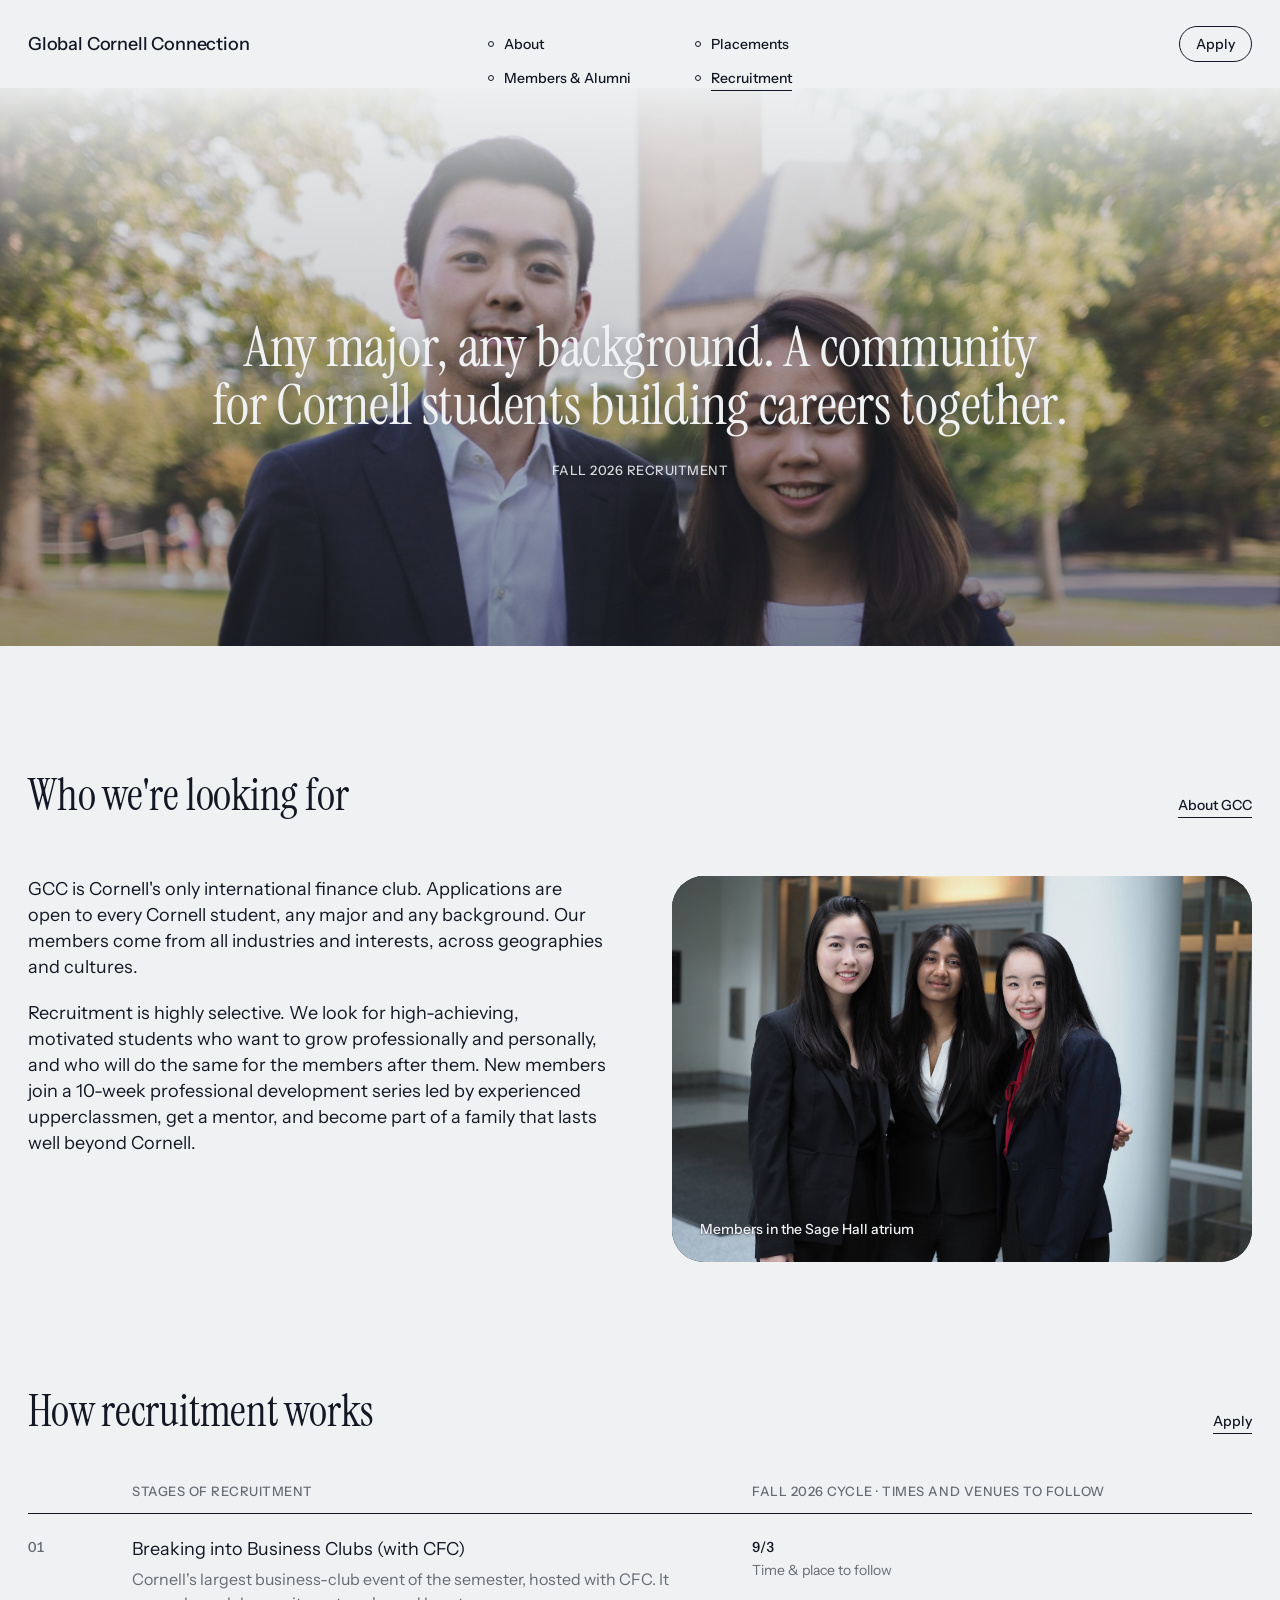
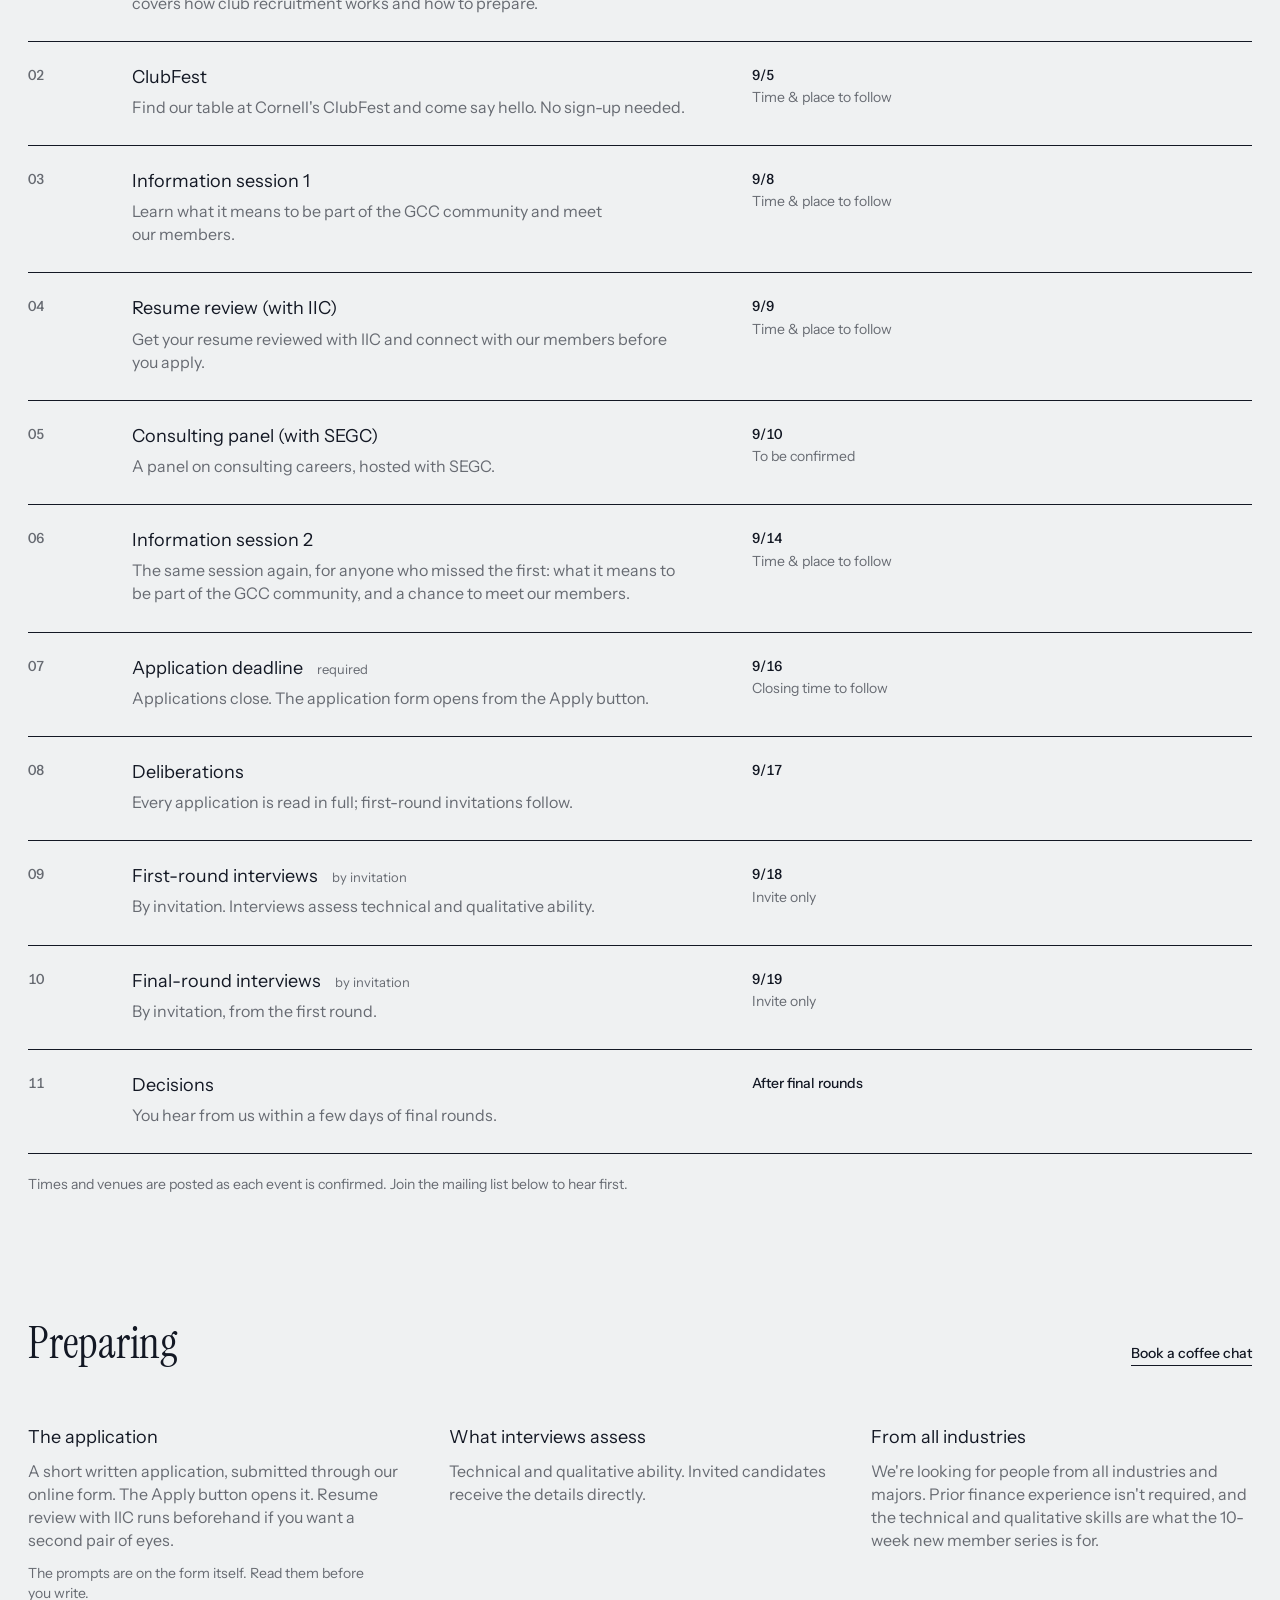
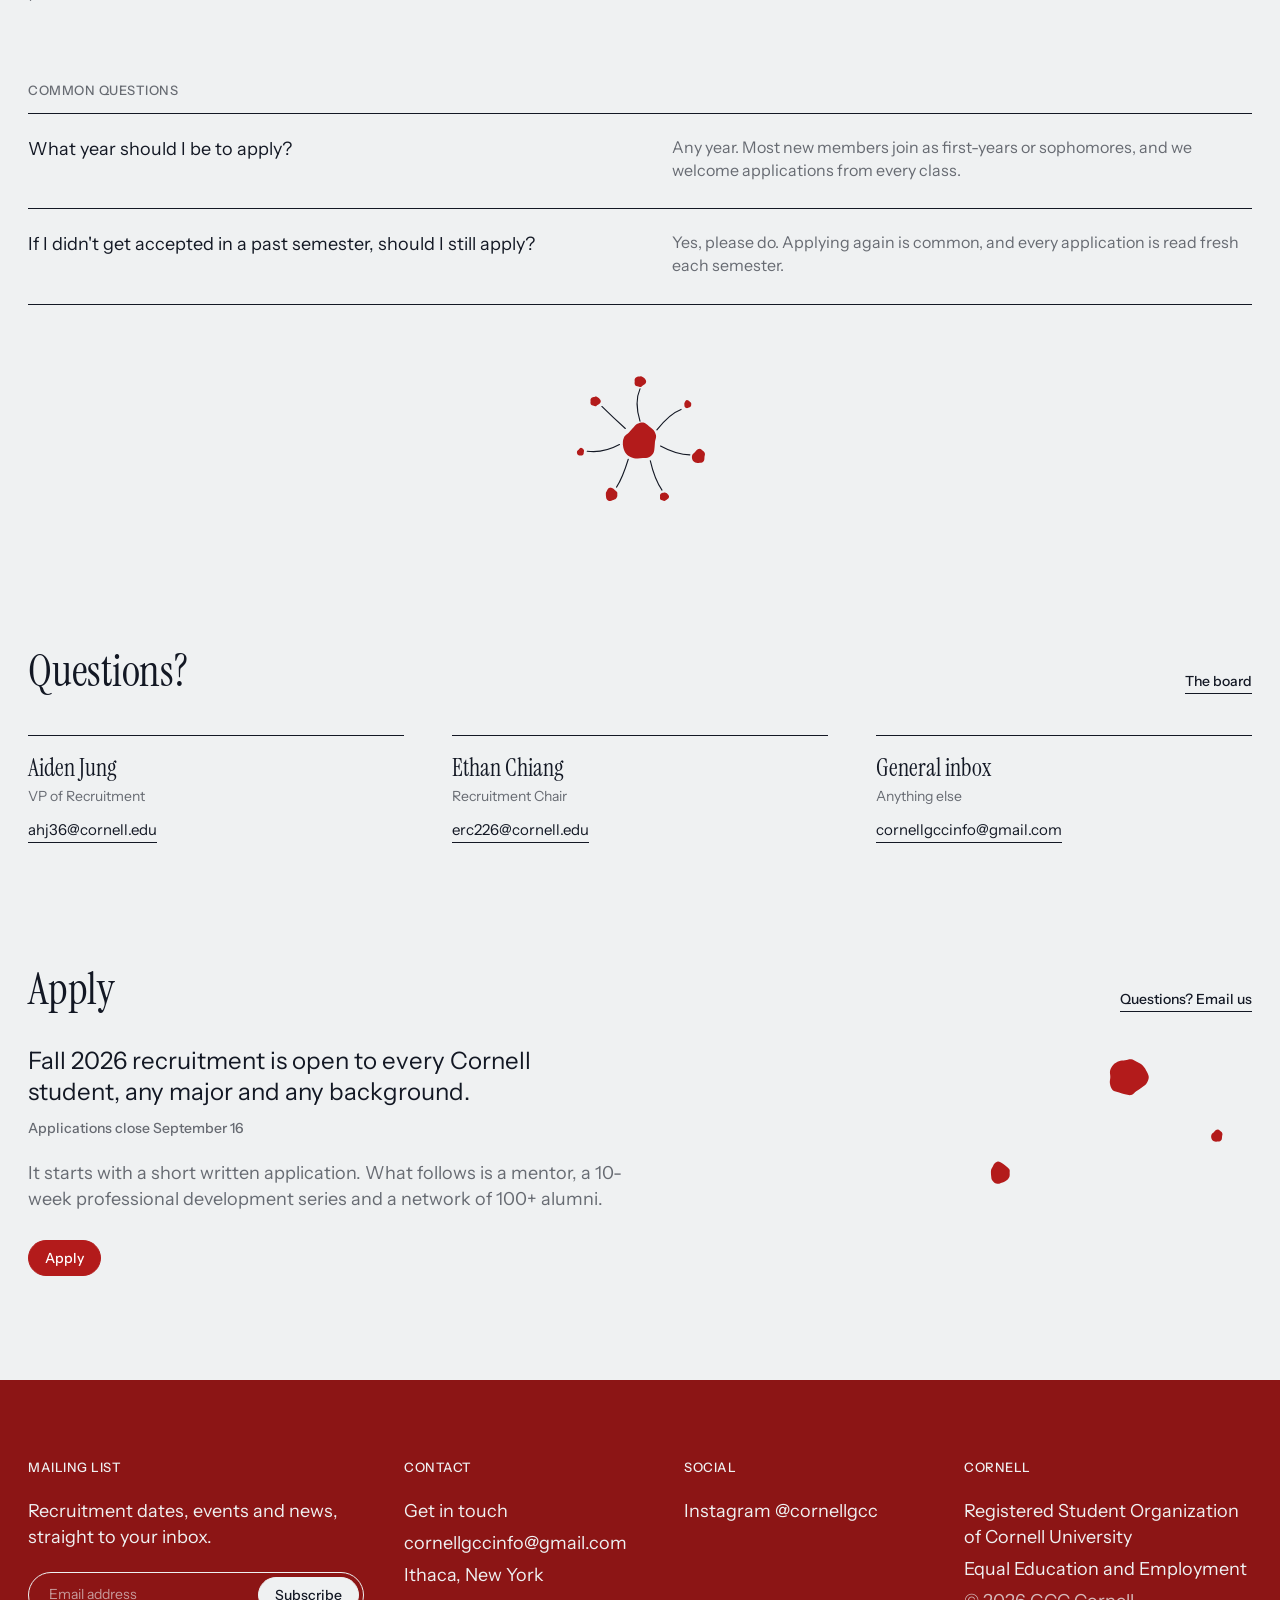
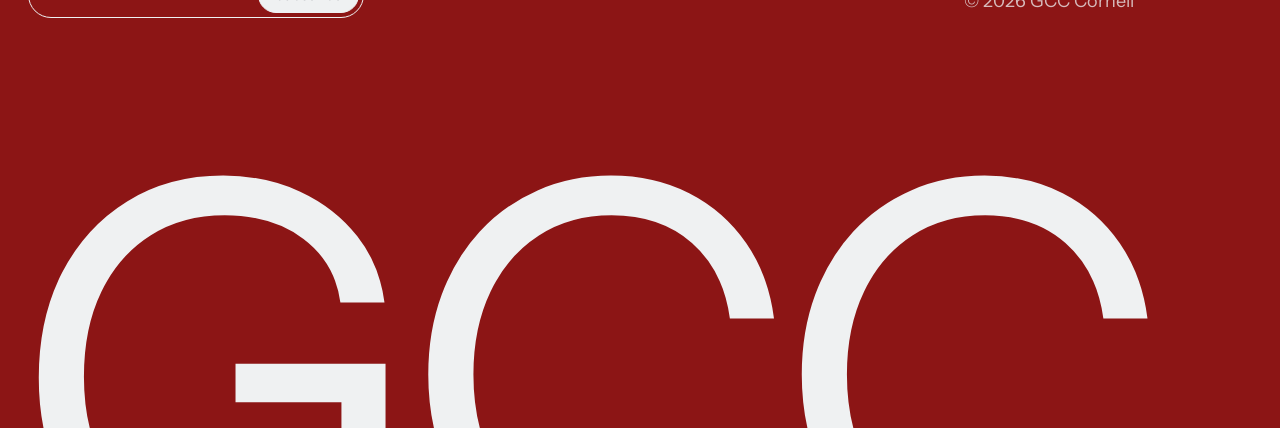
<file: recruitment.html>
<!doctype html>
<html lang="en">
<head>
  <meta charset="utf-8">
  <meta name="viewport" content="width=device-width, initial-scale=1">
  <title>Recruitment | GCC Cornell</title>
  <meta name="description" content="How to join GCC Cornell: who we're looking for, how recruitment works stage by stage, how to prepare, and where to apply. Cornell's only international finance club: highly selective, and open to every major and background.">
  <meta property="og:title" content="Recruitment — GCC Cornell">
  <meta property="og:description" content="How to join GCC Cornell in Fall 2026: the timeline, the application, and how to prepare. Open to any major, any background.">
  <meta property="og:image" content="https://www.gcccornell.com/assets/gen/hero-stock-poster.jpg">
  <meta name="twitter:card" content="summary_large_image">
  <link rel="icon" href="assets/src/favicon.png">
  <link rel="apple-touch-icon" href="assets/src/favicon.png">
  <link rel="preconnect" href="https://fonts.googleapis.com">
  <link rel="preconnect" href="https://fonts.gstatic.com" crossorigin>
  <link href="https://fonts.googleapis.com/css2?family=Instrument+Sans:wght@400;500&family=Instrument+Serif&display=swap" rel="stylesheet">
  <link rel="stylesheet" href="styles.css?v=1789441817">
  <style>
    /* recruitment.html — page styles only; everything else comes from styles.css */
    /* current page: the bullet stays the hollow 6px circle (system §4); a quiet ink underline marks the page */
    .nav__cols a[aria-current="page"] { text-decoration: underline; text-decoration-thickness: 1px; text-underline-offset: 4px; }

    /* hero: h1 + one short line naming the cycle */
    .hero__group { position: relative; z-index: 1; display: grid; justify-items: center; text-align: center; }
    .hero__cycle { margin-top: 28px; font: 500 13px/1.2 var(--sans); text-transform: uppercase; letter-spacing: .04em; color: var(--ink-60); }

    /* who: two paragraphs left, one captioned photo right */
    /* one vertical axis for the page: the photo, the date column and the answers all start at the same x */
    .who { display: grid; grid-template-columns: minmax(0, 1fr) minmax(0, 1fr); gap: 40px 64px; align-items: start; margin-top: 56px; }
    .who__text p { max-width: 620px; }
    .who__text p + p { margin-top: 20px; }
    .photo { position: relative; border-radius: var(--r); overflow: hidden; aspect-ratio: 3 / 2; background: var(--ink); }
    .photo img { width: 100%; height: 100%; object-fit: cover; display: block; }
    .photo figcaption { position: absolute; left: 28px; bottom: 24px; z-index: 2; font: 500 14px/1.2 var(--sans); color: var(--cream); text-shadow: 0 1px 2px rgba(26, 30, 35, .55); }

    /* timeline: number · stage + description · date/place, hairlines between rows */
    .timeline { margin-top: 48px; }
    .timeline__head, .stage {
      display: grid;
      grid-template-columns: 56px minmax(0, 572px) minmax(240px, 1fr);
      grid-template-areas: "n main when";
      gap: 0 48px;
      align-items: start;
    }
    .timeline__head { padding-bottom: 14px; }
    .timeline__head .label { color: var(--ink-60); }
    .timeline__head .label--main { grid-area: main; }
    .timeline__head .label--when { grid-area: when; }
    .stage { position: relative; border-top: 1px solid var(--ink); padding: 22px 0 26px; }
    .stage:last-child { border-bottom: 1px solid var(--ink); }
    .stage__n { grid-area: n; font: 500 14px/1.6 var(--sans); font-variant-numeric: tabular-nums; color: var(--ink-60); }
    .stage__main { grid-area: main; }
    .stage__name { font: 400 18px/1.45 var(--sans); }
    .stage__tag { margin-left: 10px; font: 400 13px/1.2 var(--sans); color: var(--ink-60); white-space: nowrap; }
    .stage__desc { margin-top: 6px; font-size: 16px; line-height: 1.45; color: var(--ink-60); max-width: 560px; }
    .stage__when { grid-area: when; font: 500 14px/1.6 var(--sans); font-variant-numeric: tabular-nums; }
    .stage__when span { display: block; }
    .stage__when .muted { font-weight: 400; }
    .timeline__note { margin-top: 20px; font-size: 14px; color: var(--ink-60); max-width: 620px; }

    /* preparing: three notes, then two questions */
    .prep { display: grid; grid-template-columns: repeat(3, minmax(0, 1fr)); gap: 40px; margin-top: 56px; }
    .prep__name { font: 400 18px/1.45 var(--sans); }
    .prep p { margin-top: 10px; font-size: 16px; line-height: 1.45; color: var(--ink-60); max-width: 380px; }
    .prep .prep__note { font-size: 14px; }
    .faq { margin-top: 80px; }
    .faq > .label { display: block; color: var(--ink-60); padding-bottom: 14px; }
    .faq__row { display: grid; grid-template-columns: minmax(0, 1fr) minmax(0, 1fr); gap: 8px 64px; border-top: 1px solid var(--ink); padding: 22px 0 26px; }
    .faq__row:last-child { border-bottom: 1px solid var(--ink); }
    .faq__q { font-size: 18px; line-height: 1.45; }
    .faq__a { font-size: 16px; line-height: 1.45; color: var(--ink-60); max-width: 620px; }

    /* apply: a short close — statement, one reason to act, the one filled pill; a few nodes in the open field right of it */
    .recruit { position: relative; margin-top: 32px; }
    .recruit__lede { font: 400 24px/1.3 var(--sans); max-width: 760px; text-wrap: balance; }
    .recruit__lede .deadline { display: block; margin-top: 10px; font: 500 14px/1.6 var(--sans); color: var(--ink-60); }
    .recruit__why { margin-top: 20px; max-width: 620px; color: var(--ink-60); }
    .recruit .actions { margin-top: 28px; }
    .recruit__nodes { position: absolute; right: 0; top: -8px; width: 360px; height: 180px; pointer-events: none; }

    @media (max-width: 1100px) {
      .who { grid-template-columns: 1fr; }
      .who .photo { max-width: 900px; }
      .timeline__head, .stage { grid-template-columns: 48px minmax(0, 3fr) minmax(200px, 2fr); gap: 0 32px; }
      .recruit__nodes { width: 260px; height: 150px; }
    }
    @media (max-width: 800px) {
      .who { margin-top: 40px; }
      .timeline__head, .stage { grid-template-columns: 40px minmax(0, 1fr); grid-template-areas: "n main" "n when"; gap: 0 16px; }
      .timeline__head .label--when { margin-top: 8px; }
      .stage__when { margin-top: 12px; }
      .prep { grid-template-columns: 1fr; gap: 32px; margin-top: 40px; }
      .faq { margin-top: 56px; }
      .faq__row { grid-template-columns: 1fr; gap: 8px; }
      .recruit__lede { font-size: 20px; }
      .recruit__nodes { display: none; }
    }
  </style>
</head>
<body class="page--photo">

<a class="skip" href="#main">Skip to content</a>

<!-- symbol sheet: the three hand-drawn node shapes (same as index.html) -->
<svg class="sr-only" aria-hidden="true" focusable="false">
  <defs>
    <symbol id="n1" viewBox="-4 -4 108 108"><path d="M89.4 50C88.8 54.9 89.1 59 88.4 64C87.7 68.9 87.9 75.2 85.4 79.7C82.9 84.1 78.2 88.5 73.5 90.8C68.9 93 62.8 92.5 57.6 93.1C52.4 93.7 47.4 94.7 42.2 94.4C37 94 31.2 93.2 26.4 91C21.5 88.7 16.4 85.2 13.1 81C9.7 76.8 7.6 71.1 6.2 65.9C4.9 60.8 4.4 55.1 5 50C5.6 44.9 7.3 39.5 9.9 35.4C12.6 31.3 17.5 28.9 20.9 25.6C24.2 22.3 26.6 19.2 30.1 15.6C33.6 11.9 37 6.3 41.8 3.6C46.6 1 53.6 -1.1 58.8 -0.2C64.1 0.8 69.1 5.8 73.6 9.2C78.1 12.5 82.9 15.6 86 19.8C89.1 24 91.7 29.6 92.3 34.6C92.9 39.6 90.1 45.1 89.4 50Z"/></symbol>
    <symbol id="n2" viewBox="-4 -4 108 108"><path d="M101 50C101.1 55.4 98.1 61.9 95 66.4C91.8 70.9 86.3 73.9 82.1 77C78 80.1 74.2 82 70.2 84.9C66.1 87.8 62.4 93 57.8 94.2C53.2 95.4 47.5 93.3 42.6 92.2C37.6 91.2 33.1 89.7 28.1 88C23 86.3 15.9 85.4 12.1 81.8C8.4 78.1 6.5 71.5 5.6 66.2C4.7 60.9 6.5 55.4 6.6 50C6.7 44.6 4.8 39 6.1 34C7.3 29 10.5 23.6 14.1 19.9C17.7 16.1 23 13.4 27.8 11.6C32.6 9.8 37.8 9.9 42.8 9.1C47.8 8.3 52.9 6 57.7 6.6C62.5 7.2 67 10.3 71.5 12.7C76.1 15 81.1 17.2 84.9 20.7C88.7 24.2 91.9 28.9 94.5 33.8C97.2 38.7 101 44.6 101 50Z"/></symbol>
    <symbol id="n3" viewBox="-4 -4 108 108"><path d="M93.5 50C93.6 55.2 94.3 60.7 92.8 65.6C91.3 70.4 88.1 75.3 84.6 79C81.1 82.7 76.4 85.5 71.9 87.9C67.4 90.3 62.7 91.7 57.7 93.5C52.6 95.3 46.9 98.5 41.5 98.5C36 98.5 29.5 96.6 24.8 93.6C20.2 90.6 15.9 85.5 13.5 80.7C11 75.8 11 69.6 10.3 64.5C9.6 59.4 9.2 54.8 9.2 50C9.2 45.2 8.7 40.1 10 35.4C11.3 30.8 14.5 27 17 22.3C19.6 17.7 21.4 11.4 25.4 7.4C29.4 3.4 35.5 -1.1 40.9 -1.5C46.3 -2 53 2 58 4.6C63 7.1 67.1 10.5 71 13.6C74.9 16.8 78.1 19.9 81.7 23.4C85.3 26.9 90.6 30.1 92.6 34.5C94.6 38.9 93.5 44.8 93.5 50Z"/></symbol>
  </defs>
</svg>

<!-- ===== nav (partials/nav.html) ===== -->
<header class="nav" role="banner">
  <a class="nav__brand" href="index.html" aria-label="Global Cornell Connection — home">Global Cornell Connection</a>
  <nav class="nav__cols" aria-label="Primary">
    <ul>
      <li><a href="about.html">About</a></li>
      <li><a href="members.html">Members &amp; Alumni</a></li>
    </ul>
    <ul>
      <li><a href="placements.html">Placements</a></li>
      <li><a href="recruitment.html" aria-current="page">Recruitment</a></li>
    </ul>
  </nav>
  <a class="pill nav__cta" href="https://forms.gle/zT7wRRc7eTHoyF9AA" rel="noopener">Apply</a>
</header>

<main>

  <!-- ===== 1. hero ===== -->
  <!-- photo hero (v2.0): full-bleed photograph, paper-wash nav ground, cream serif title — same system as Home -->
  <section class="hero hero--photo" aria-labelledby="hero-title">
    <img class="hero__img" src="assets/img/client/sp18---pic4.jpg" alt="" style="object-position: 50% 32%">
    <div class="hero__scrim" aria-hidden="true"></div>
    <div class="hero__group">
      <h1 class="hero__title" id="hero-title">Any major, any background. A community for Cornell students building careers together.</h1>
      <p class="hero__cycle" data-placeholder="cycle">Fall 2026 recruitment</p>
    </div>
  </section>

  <!-- ===== 2. who we're looking for ===== -->
  <section class="section" aria-labelledby="who-title">
    <div class="section__head">
      <h2 class="section__title" id="who-title">Who we're looking for</h2>
      <a class="section__link" href="about.html">About GCC</a>
    </div>
    <div class="who">
      <div class="who__text">
        <p>GCC is Cornell's only international finance club. Applications are open to every Cornell student, any major and any background. Our members come from all industries and interests, across geographies and cultures.</p>
        <p>Recruitment is highly selective. We look for high-achieving, motivated students who want to grow professionally and personally, and who will do the same for the members after them. New members join a 10-week professional development series led by experienced upperclassmen, get a mentor, and become part of a family that lasts well beyond Cornell.</p>
      </div>
      <figure class="photo">
        <img src="assets/img/client/recruitmentpic4.jpg" alt="Three members standing together, smiling, in the Sage Hall atrium" width="2000" height="1500" style="object-position: 50% 100%">
        <figcaption data-placeholder="caption">Members in the Sage Hall atrium</figcaption>
      </figure>
    </div>
  </section>

  <!-- ===== 3. how recruitment works ===== -->
  <section class="section" aria-labelledby="how-title">
    <div class="section__head">
      <h2 class="section__title" id="how-title">How recruitment works</h2>
      <a class="section__link" href="https://forms.gle/zT7wRRc7eTHoyF9AA" rel="noopener">Apply</a>
    </div>
    <div class="timeline">
      <div class="timeline__head">
        <span class="label label--main">Stages of recruitment</span>
        <span class="label label--when" data-placeholder="dates">Fall 2026 cycle · times and venues to follow</span>
      </div>
      <ol data-placeholder="dates" data-stagger>
        <li class="stage">
          <span class="stage__n">01</span>
          <div class="stage__main">
            <h3 class="stage__name">Breaking into Business Clubs (with CFC)</h3>
            <p class="stage__desc">Cornell's largest business-club event of the semester, hosted with CFC. It covers how club recruitment works and how to prepare.</p>
          </div>
          <div class="stage__when"><span>9/3</span><span class="muted" data-placeholder="time-place">Time &amp; place to follow</span></div>
        </li>
        <li class="stage">
          <span class="stage__n">02</span>
          <div class="stage__main">
            <h3 class="stage__name">ClubFest</h3>
            <p class="stage__desc">Find our table at Cornell's ClubFest and come say hello. No sign-up needed.</p>
          </div>
          <div class="stage__when"><span>9/5</span><span class="muted" data-placeholder="time-place">Time &amp; place to follow</span></div>
        </li>
        <li class="stage">
          <span class="stage__n">03</span>
          <div class="stage__main">
            <h3 class="stage__name">Information session 1</h3>
            <p class="stage__desc">Learn what it means to be part of the GCC community and meet our members.</p>
          </div>
          <div class="stage__when"><span>9/8</span><span class="muted" data-placeholder="time-place">Time &amp; place to follow</span></div>
        </li>
        <li class="stage">
          <span class="stage__n">04</span>
          <div class="stage__main">
            <h3 class="stage__name">Resume review (with IIC)</h3>
            <p class="stage__desc">Get your resume reviewed with IIC and connect with our members before you apply.</p>
          </div>
          <div class="stage__when"><span>9/9</span><span class="muted" data-placeholder="time-place">Time &amp; place to follow</span></div>
        </li>
        <li class="stage">
          <span class="stage__n">05</span>
          <div class="stage__main">
            <h3 class="stage__name">Consulting panel (with SEGC)</h3>
            <p class="stage__desc">A panel on consulting careers, hosted with SEGC.</p>
          </div>
          <div class="stage__when"><span>9/10</span><span class="muted" data-placeholder="segc-confirmation">To be confirmed</span></div>
        </li>
        <li class="stage">
          <span class="stage__n">06</span>
          <div class="stage__main">
            <h3 class="stage__name">Information session 2</h3>
            <p class="stage__desc" data-placeholder="description">The same session again, for anyone who missed the first: what it means to be part of the GCC community, and a chance to meet our members.</p>
          </div>
          <div class="stage__when"><span>9/14</span><span class="muted" data-placeholder="time-place">Time &amp; place to follow</span></div>
        </li>
        <li class="stage">
          <span class="stage__n">07</span>
          <div class="stage__main">
            <h3 class="stage__name">Application deadline <span class="stage__tag">required</span></h3>
            <p class="stage__desc">Applications close. The application form opens from the Apply button.</p>
          </div>
          <div class="stage__when"><span>9/16</span><span class="muted" data-placeholder="time">Closing time to follow</span></div>
        </li>
        <li class="stage">
          <span class="stage__n">08</span>
          <div class="stage__main">
            <h3 class="stage__name">Deliberations</h3>
            <p class="stage__desc">Every application is read in full; first-round invitations follow.</p>
          </div>
          <div class="stage__when"><span>9/17</span></div>
        </li>
        <li class="stage">
          <span class="stage__n">09</span>
          <div class="stage__main">
            <h3 class="stage__name">First-round interviews <span class="stage__tag">by invitation</span></h3>
            <p class="stage__desc">By invitation. Interviews assess technical and qualitative ability.</p>
          </div>
          <div class="stage__when"><span>9/18</span><span class="muted">Invite only</span></div>
        </li>
        <li class="stage">
          <span class="stage__n">10</span>
          <div class="stage__main">
            <h3 class="stage__name">Final-round interviews <span class="stage__tag">by invitation</span></h3>
            <p class="stage__desc">By invitation, from the first round.</p>
          </div>
          <div class="stage__when"><span>9/19</span><span class="muted">Invite only</span></div>
        </li>
        <li class="stage">
          <span class="stage__n">11</span>
          <div class="stage__main">
            <h3 class="stage__name">Decisions</h3>
            <p class="stage__desc" data-placeholder="decision-timing">You hear from us within a few days of final rounds.</p>
          </div>
          <div class="stage__when"><span>After final rounds</span></div>
        </li>
      </ol>
      <p class="timeline__note" data-placeholder="dates">Times and venues are posted as each event is confirmed. Join the mailing list below to hear first.</p>
    </div>
  </section>

  <!-- ===== 4. preparing ===== -->
  <section class="section" aria-labelledby="prep-title">
    <div class="section__head">
      <h2 class="section__title" id="prep-title">Preparing</h2>
      <a class="section__link" href="mailto:cornellgccinfo@gmail.com?subject=Coffee%20chat" data-placeholder="coffee-chat-link">Book a coffee chat</a>
    </div>
    <ul class="prep">
      <li>
        <h3 class="prep__name">The application</h3>
        <p data-placeholder="application-format">A short written application, submitted through our online form. The Apply button opens it. Resume review with IIC runs beforehand if you want a second pair of eyes.</p>
        <p class="prep__note">The prompts are on the form itself. Read them before you write.</p>
      </li>
      <li>
        <h3 class="prep__name">What interviews assess</h3>
        <p>Technical and qualitative ability. Invited candidates receive the details directly.</p>
      </li>
      <li>
        <h3 class="prep__name">From all industries</h3>
        <p>We're looking for people from all industries and majors. Prior finance experience isn't required, and the technical and qualitative skills are what the 10-week new member series is for.</p>
      </li>
    </ul>
    <div class="faq">
      <span class="label">Common questions</span>
      <div class="faq__row">
        <p class="faq__q">What year should I be to apply?</p>
        <p class="faq__a" data-placeholder="answer">Any year. Most new members join as first-years or sophomores, and we welcome applications from every class.</p>
      </div>
      <div class="faq__row">
        <p class="faq__q">If I didn't get accepted in a past semester, should I still apply?</p>
        <p class="faq__a" data-placeholder="answer">Yes, please do. Applying again is common, and every application is read fresh each semester.</p>
      </div>
    </div>
  </section>

  <!-- the motif resolves once: a network glyph as divider -->
  <div class="divider" aria-hidden="true">
    <svg viewBox="0 0 240 220" focusable="false">
      <path class="arc" d="M120 82 Q 112 56 120 38"/>
      <path class="arc" d="M143 94 Q 160 72 176 66"/>
      <path class="arc" d="M148 116 Q 170 128 188 128"/>
      <path class="arc" d="M134 136 Q 140 162 150 176"/>
      <path class="arc" d="M104 134 Q 96 160 88 172"/>
      <path class="arc" d="M92 114 Q 70 126 48 123"/>
      <path class="arc" d="M100 92 Q 82 76 68 62"/>
      <g class="js-drift"><use class="node" href="#n1" x="92" y="82" width="56" height="56"/></g>
      <g class="js-drift"><use class="node" href="#n2" x="111" y="19" width="18" height="18"/></g>
      <g class="js-drift"><use class="node" href="#n3" x="179" y="53" width="12" height="12"/></g>
      <g class="js-drift"><use class="node" href="#n1" x="189" y="119" width="22" height="22"/></g>
      <g class="js-drift"><use class="node" href="#n2" x="146" y="178" width="14" height="14"/></g>
      <g class="js-drift"><use class="node" href="#n3" x="71" y="172" width="20" height="20"/></g>
      <g class="js-drift"><use class="node" href="#n1" x="33" y="118" width="12" height="12"/></g>
      <g class="js-drift"><use class="node" href="#n2" x="51" y="47" width="16" height="16"/></g>
    </svg>
  </div>

  <!-- ===== 4b. questions: one named person, one address (the model's "Questions?" pattern; email is public on Members already) ===== -->
  <section class="section" aria-labelledby="questions-title">
    <div class="section__head">
      <h2 class="section__title" id="questions-title">Questions?</h2>
      <a class="section__link" href="members.html">The board</a>
    </div>
    <ul class="contacts" data-stagger>
      <li class="contact">
        <span class="contact__name">Aiden Jung</span>
        <span class="contact__role">VP of Recruitment</span>
        <a class="contact__mail" href="mailto:ahj36@cornell.edu">ahj36@cornell.edu</a>
      </li>
      <li class="contact">
        <span class="contact__name">Ethan Chiang</span>
        <span class="contact__role">Recruitment Chair</span>
        <a class="contact__mail" href="mailto:erc226@cornell.edu">erc226@cornell.edu</a>
      </li>
      <li class="contact">
        <span class="contact__name">General inbox</span>
        <span class="contact__role">Anything else</span>
        <a class="contact__mail" href="mailto:cornellgccinfo@gmail.com">cornellgccinfo@gmail.com</a>
      </li>
    </ul>
  </section>

  <!-- ===== 5. apply ===== -->
  <section class="section" aria-labelledby="apply-title" id="apply">
    <div class="section__head">
      <h2 class="section__title" id="apply-title">Apply</h2>
      <a class="section__link" href="mailto:cornellgccinfo@gmail.com">Questions? Email us</a>
    </div>
    <div class="recruit">
      <p class="recruit__lede"><span data-placeholder="cycle">Fall 2026</span> recruitment is open to every Cornell student, any major and any background.
        <span class="deadline" data-placeholder="deadline">Applications close September 16</span></p>
      <p class="recruit__why">It starts with <span data-placeholder="application-format">a short written application</span>. What follows is a mentor, a 10-week professional development series and a network of 100+ alumni.</p>
      <div class="actions">
        <a class="pill pill--primary" href="https://forms.gle/zT7wRRc7eTHoyF9AA" rel="noopener">Apply</a>
      </div>
      <svg class="recruit__nodes" viewBox="0 0 360 180" aria-hidden="true" focusable="false">
        <g class="js-drift"><use class="node" href="#n2" x="214" y="18" width="44" height="44"/></g>
        <g class="js-drift"><use class="node" href="#n1" x="318" y="92" width="14" height="14"/></g>
        <g class="js-drift"><use class="node" href="#n3" x="96" y="124" width="24" height="24"/></g>
      </svg>
    </div>
  </section>

</main>

<!-- ===== 6. footer (partials/footer.html) ===== -->
<footer class="footer" id="connect">
  <div class="footer__cols">
    <div>
      <h4>Mailing list</h4>
      <p>Recruitment dates, events and news, straight to your inbox.</p>
      <form class="footer__form" action="mailto:cornellgccinfo@gmail.com" method="post" enctype="text/plain" data-placeholder="mailing-list-endpoint">
        <label class="sr-only" for="footer-email">Email address</label>
        <input id="footer-email" type="email" name="email" placeholder="Email address" autocomplete="email" required>
        <button class="pill pill--cream" type="submit">Subscribe</button>
      </form>
    </div>
    <div>
      <h4>Contact</h4>
      <ul>
        <li><a href="mailto:cornellgccinfo@gmail.com">Get in touch</a></li>
        <li><a href="mailto:cornellgccinfo@gmail.com">cornellgccinfo@gmail.com</a></li>
        <li>Ithaca, New York</li>
      </ul>
    </div>
    <div>
      <h4>Social</h4>
      <ul>
        <li><a href="https://www.instagram.com/cornellgcc/" rel="noopener">Instagram @cornellgcc</a></li>
      </ul>
    </div>
    <div>
      <h4>Cornell</h4>
      <ul>
        <li>Registered Student Organization of Cornell University</li>
        <li><a href="https://hr.cornell.edu/about/workplace-rights/equal-education-and-employment" rel="noopener">Equal Education and Employment</a></li>
        <li class="footer__note">© 2026 GCC Cornell</li>
      </ul>
    </div>
  </div>
  <div class="footer__wordmark" aria-hidden="true">GCC</div>
</footer>

<script src="site.js?v=1789441817" defer></script>
</body>
</html>
</file>
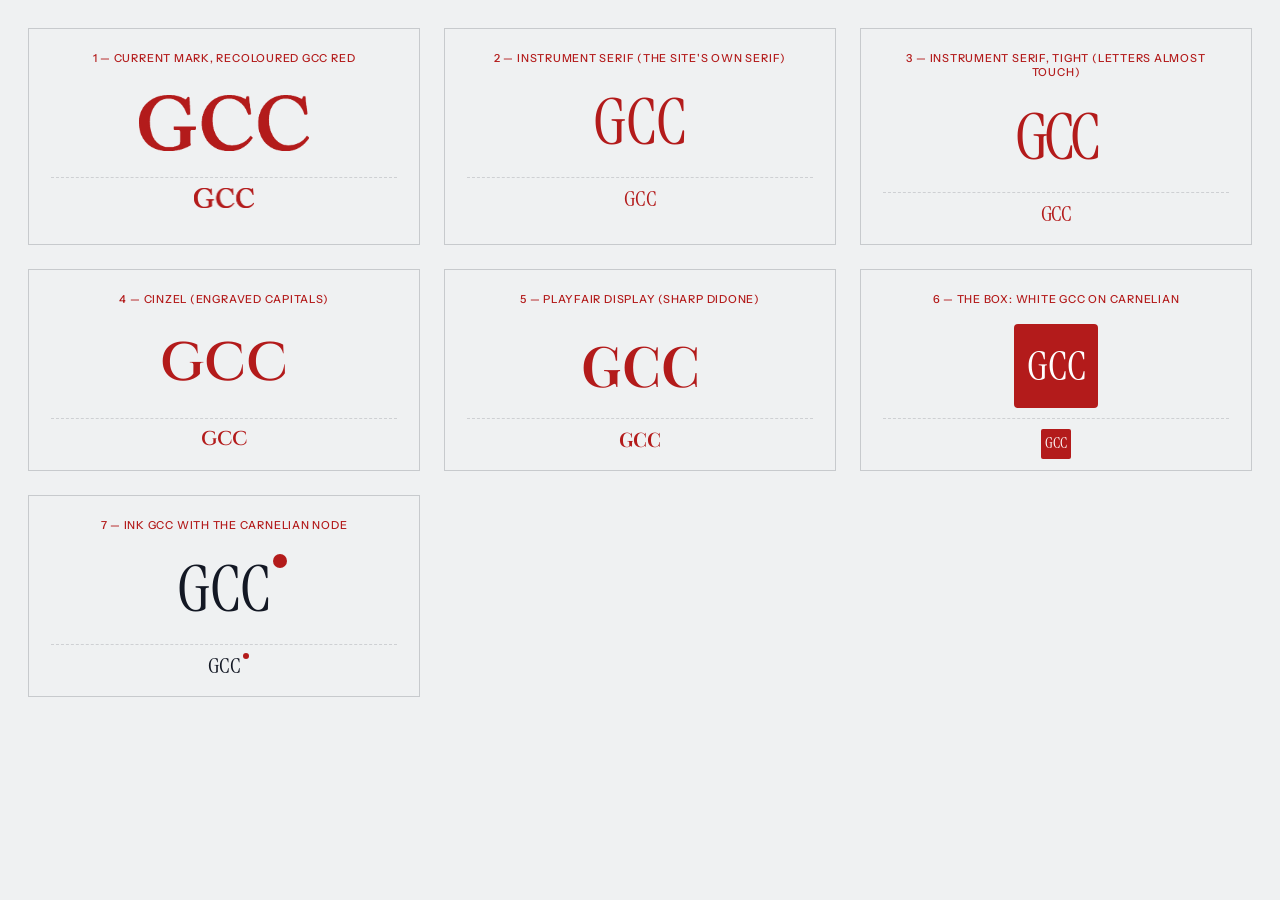
<file: wm-marks.html>
<!doctype html><html><head><meta charset="utf-8">
<link href="https://fonts.googleapis.com/css2?family=Instrument+Serif&family=Cinzel:wght@600&family=Playfair+Display:wght@600&display=swap" rel="stylesheet">
<link rel="stylesheet" href="styles.css">
<style>
body{background:var(--cream);margin:0;padding:28px;font:500 12px/1.3 var(--sans)}
.g{display:grid;grid-template-columns:repeat(3,1fr);gap:24px}
.c{border:1px solid rgba(19,24,36,.18);padding:22px;text-align:center}
.c .lbl{color:var(--carnelian);text-transform:uppercase;letter-spacing:.07em;margin-bottom:18px;font-size:11px}
.big{height:80px;display:grid;place-items:center}
.small{margin-top:14px;height:30px;display:grid;place-items:center;border-top:1px dashed rgba(19,24,36,.15);padding-top:10px}
.m1{font:400 64px/1 var(--serif);color:var(--carnelian)}         .m1s{font:400 22px/1 var(--serif);color:var(--carnelian)}
.m2{font:400 64px/1 var(--serif);color:var(--carnelian);letter-spacing:-.06em} .m2s{font:400 22px/1 var(--serif);color:var(--carnelian);letter-spacing:-.06em}
.m4{font:600 54px/1 "Cinzel",serif;color:var(--carnelian)}        .m4s{font:600 20px/1 "Cinzel",serif;color:var(--carnelian)}
.m5{font:600 56px/1 "Playfair Display",serif;color:var(--carnelian)} .m5s{font:600 20px/1 "Playfair Display",serif;color:var(--carnelian)}
.m6{display:inline-grid;place-items:center;background:var(--carnelian);color:#fff;font:400 40px/1 var(--serif);width:84px;height:84px;border-radius:4px}
.m6s{display:inline-grid;place-items:center;background:var(--carnelian);color:#fff;font:400 15px/1 var(--serif);width:30px;height:30px;border-radius:2px}
.m7{position:relative;font:400 64px/1 var(--serif);color:var(--ink)} .m7 i,.m7s i{position:absolute;top:-4px;right:-16px;width:14px;height:14px;background:var(--carnelian);border-radius:50%;font-style:normal}
.m7s{position:relative;font:400 22px/1 var(--serif);color:var(--ink)} .m7s i{width:6px;height:6px;top:-2px;right:-8px}
img.cur{height:56px} img.curs{height:20px}
</style></head><body><div class="g">
<div class="c"><div class="lbl">1 — Current mark, recoloured GCC Red</div><div class="big"><img class="cur" src="assets/src/gcc-mark-red.png"></div><div class="small"><img class="curs" src="assets/src/gcc-mark-red.png"></div></div>
<div class="c"><div class="lbl">2 — Instrument Serif (the site's own serif)</div><div class="big"><span class="m1">GCC</span></div><div class="small"><span class="m1s">GCC</span></div></div>
<div class="c"><div class="lbl">3 — Instrument Serif, tight (letters almost touch)</div><div class="big"><span class="m2">GCC</span></div><div class="small"><span class="m2s">GCC</span></div></div>
<div class="c"><div class="lbl">4 — Cinzel (engraved capitals)</div><div class="big"><span class="m4">GCC</span></div><div class="small"><span class="m4s">GCC</span></div></div>
<div class="c"><div class="lbl">5 — Playfair Display (sharp didone)</div><div class="big"><span class="m5">GCC</span></div><div class="small"><span class="m5s">GCC</span></div></div>
<div class="c"><div class="lbl">6 — The box: white GCC on carnelian</div><div class="big"><span class="m6">GCC</span></div><div class="small"><span class="m6s">GCC</span></div></div>
<div class="c"><div class="lbl">7 — Ink GCC with the carnelian node</div><div class="big"><span class="m7">GCC<i></i></span></div><div class="small"><span class="m7s">GCC<i></i></span></div></div>
</div></body></html>
</file>
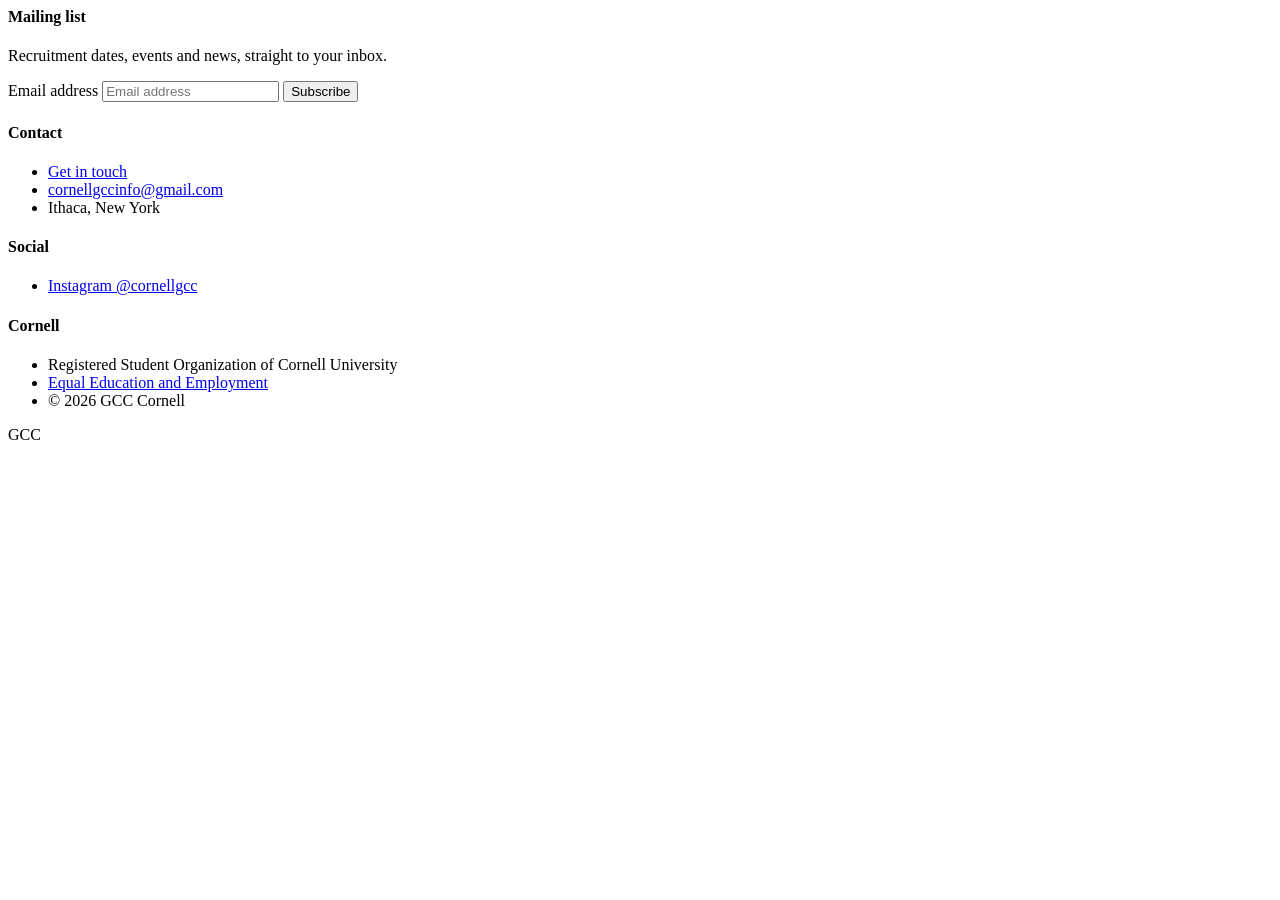
<file: partials/footer.html>
<!-- GCC Cornell — shared footer. Paste as the last child of <body>, before <script src="site.js">.
     Requires styles.css. Ink ground (design-system v1.1), cream text, four columns, the single "Subscribe" pill — cream fill, ink text (v1.2) — cropped giant wordmark.
     The mailing-list form posts to the chapter inbox as a placeholder (data-placeholder) until a list provider is wired. -->
<footer class="footer" id="connect">
  <div class="footer__cols">
    <div>
      <h4>Mailing list</h4>
      <p>Recruitment dates, events and news, straight to your inbox.</p>
      <form class="footer__form" action="mailto:cornellgccinfo@gmail.com" method="post" enctype="text/plain" data-placeholder="mailing-list-endpoint">
        <label class="sr-only" for="footer-email">Email address</label>
        <input id="footer-email" type="email" name="email" placeholder="Email address" autocomplete="email" required>
        <button class="pill pill--cream" type="submit">Subscribe</button>
      </form>
    </div>
    <div>
      <h4>Contact</h4>
      <ul>
        <li><a href="mailto:cornellgccinfo@gmail.com">Get in touch</a></li>
        <li><a href="mailto:cornellgccinfo@gmail.com">cornellgccinfo@gmail.com</a></li>
        <li>Ithaca, New York</li>
      </ul>
    </div>
    <div>
      <h4>Social</h4>
      <ul>
        <li><a href="https://www.instagram.com/cornellgcc/" rel="noopener">Instagram @cornellgcc</a></li>
      </ul>
    </div>
    <div>
      <h4>Cornell</h4>
      <ul>
        <li>Registered Student Organization of Cornell University</li>
        <li><a href="https://hr.cornell.edu/about/workplace-rights/equal-education-and-employment" rel="noopener">Equal Education and Employment</a></li>
        <li class="footer__note">© 2026 GCC Cornell</li>
      </ul>
    </div>
  </div>
  <div class="footer__wordmark" aria-hidden="true">GCC</div>
</footer>
</file>
<file: styles.css>
/* GCC Cornell — shared design system (design-system.md v1.2)
   Tokens §1 · Type §2 · Layout §3 · Components §4 · Motif §5 · Motion §7
   v1.1: the filled CTA pill is navy (carnelian = motif only); footer ground is ink; map is dot-grid, not fill
   v1.2: footer Subscribe pill is cream fill / ink text; medium weight (500) is for nav, labels and buttons only
   v1.4: dusk cohesion — the paper cools toward the hero video (porcelain), ink deepens to night blue-black,
         full-bleed night bands carry the video's world down the page, carnelian gets a taillight-red variant for dark grounds
   v1.5: blended seams — night never cuts to paper: every dark/light boundary is a dusk-sky gradient (night → slate →
         mist → paper), and the paper itself is now a cool dawn blue-grey in the video's own atmosphere */
@import url("https://fonts.googleapis.com/css2?family=Instrument+Sans:wght@400;500&family=Instrument+Serif&display=swap");

:root {
  --cream: #EFF1F2;            /* v1.5 dawn paper: a cool blue-grey white — the light end of the video's own sky */
  --ink: #131824;              /* v1.4 night ink: blue-black drawn from the video sky */
  --carnelian: #B31B1B;
  --navy: #0B2A5B;
  --mist: #DCE3E8;
  --carnelian-deep: #8C1515;   /* v3.3: the footer ground — the box mark at architectural scale */
  --ink-60: rgba(19, 24, 36, .62);
  --serif: "Instrument Serif", Georgia, "Times New Roman", serif;
  --sans: "Instrument Sans", "Helvetica Neue", Arial, sans-serif;
  --m: 28px;            /* page margin */
  --gap: 16px;          /* card gap */
  --r: 32px;            /* card radius */
  --section: 104px;     /* section spacing */
  --t: 350ms;           /* motion: 250–450ms */
  --ease: cubic-bezier(.22, .61, .36, 1);
  --ease-out: cubic-bezier(0.23, 1, 0.32, 1);        /* strong ease-out — interactive transforms */
  --ease-in-out: cubic-bezier(0.77, 0, 0.175, 1);    /* strong in-out — on-screen movement */
  --t-press: 160ms;
}

/* ---------- base ---------- */
*, *::before, *::after { box-sizing: border-box; }
html { -webkit-text-size-adjust: 100%; background: var(--cream); }
body {
  margin: 0;
  min-height: 100vh;
  color: var(--ink);
  background: var(--cream);   /* v2.1: the old "hero mist" gradient is retired — every page now opens on media, and the strip read as a disconnected grey bar */
  font: 400 18px/1.45 var(--sans);
  -webkit-font-smoothing: antialiased;
  -moz-osx-font-smoothing: grayscale;
  overflow-x: hidden;
}
img, video { max-width: 100%; }
h1, h2, h3, h4, p, ul, ol, figure, blockquote { margin: 0; }
ul, ol { padding: 0; list-style: none; }
a { color: inherit; text-decoration: none; text-underline-position: from-font; }   /* underline metrics from the font, not the browser's guess */
button { font: inherit; color: inherit; }
:focus-visible { outline: 2px solid var(--carnelian); outline-offset: 3px; }
.sr-only { position: absolute; width: 1px; height: 1px; padding: 0; margin: -1px; overflow: hidden; clip: rect(0 0 0 0); white-space: nowrap; border: 0; }
h1, h2, h3 { text-wrap: balance; }         /* no orphaned words in headings */
p { text-wrap: pretty; }
/* skip link: invisible until keyboard focus, then a pill in the top-left */
.skip { position: absolute; left: 12px; top: 12px; z-index: 100; background: var(--ink); color: var(--cream); padding: 10px 16px; border-radius: 999px; font: 500 14px/1 var(--sans); transform: translateY(-200%); transition: transform 200ms var(--ease-out); }
.skip:focus { transform: none; }

/* running-text links: carnelian underline on hover only */
p a, .link {
  text-decoration: underline;
  text-decoration-color: transparent;
  text-decoration-thickness: 1px;
  text-underline-offset: 4px;
  transition: text-decoration-color 200ms var(--ease-out);   /* review-animations: hover feedback under 300ms, strong curve */
}
p a:hover, .link:hover { text-decoration-color: var(--carnelian); }

/* ---------- type roles ---------- */
.label { font: 500 13px/1.2 var(--sans); text-transform: uppercase; letter-spacing: .04em; }
.muted { color: var(--ink-60); }
.measure { max-width: 620px; }

/* ---------- components: pills ---------- */
.pill {
  display: inline-flex; align-items: center; justify-content: center; gap: 8px;
  padding: 10px 16px;
  border-radius: 999px;
  border: 1px solid var(--ink);
  background: transparent;
  color: var(--ink);
  font: 500 14px/1 var(--sans);
  white-space: nowrap;
  cursor: pointer;
  transition: transform 200ms var(--ease-out);
}
@media (hover: hover) and (pointer: fine) { .pill:hover { transform: translateY(-4px); } }
.pill:active { transform: scale(0.97); transition-duration: var(--t-press); }
.pill--primary { background: var(--carnelian); border-color: var(--carnelian); color: #fff; }   /* v1.7 (one color, one meaning): carnelian = the apply action, everywhere; navy stays structural (numerals) */
.pill--light { border-color: var(--cream); color: var(--cream); }
.pill--cream { background: var(--cream); border-color: var(--cream); color: var(--ink); }      /* footer "Subscribe" only (v1.2) */

/* ---------- nav (floating over the mist; normal flow so inner pages can paste it) ---------- */
.nav {
  position: relative; z-index: 10;
  display: grid; grid-template-columns: 1fr auto 1fr; align-items: start; gap: 24px;
  padding: 26px var(--m) 0;
}
.nav__brand { font: 500 18px/1.3 var(--sans); letter-spacing: -.01em; padding-top: 7px; }   /* v2.8: back to the quiet sans wordmark */
.nav__cols { display: flex; gap: 64px; padding-top: 2px; }
.nav__cols ul { display: grid; gap: 8px; }
.nav__cols a {
  display: inline-flex; align-items: center; gap: 10px;
  font: 500 14px/1.2 var(--sans);
  transition: transform 200ms var(--ease-out);
}
.nav__cols a::before { content: ""; flex: none; width: 6px; height: 6px; border: 1px solid var(--ink); border-radius: 50%; }
@media (hover: hover) and (pointer: fine) { .nav__cols a:hover { transform: translateX(4px); } }
.nav__cols a:active { transform: translateX(2px) scale(0.98); transition-duration: var(--t-press); }
.nav__cta { justify-self: end; }

/* ---------- hero ---------- */
.hero {
  position: relative;
  min-height: 500px;
  display: grid; place-items: center;
  padding: 72px var(--m) 40px;
  overflow: hidden;
}
.hero--home { min-height: 404px; padding: 48px var(--m) 32px; }   /* Home only: text and air, but the first card's faces must reach the 1440×900 fold */
.hero__title {
  position: relative; z-index: 1;
  font: 400 56px/1.05 var(--serif);
  letter-spacing: -.005em;
  text-align: center;
  max-width: 1000px;
  text-wrap: balance;
}
.hero__nodes { position: absolute; inset: 0; width: 100%; height: 100%; pointer-events: none; }

/* ---------- the motif: nodes ---------- */
.node { fill: var(--carnelian); }
.arc { fill: none; stroke: var(--ink); stroke-width: 1.5; stroke-linecap: round; }
.is-drifting { animation: drift var(--drift-d, 32s) ease-in-out var(--drift-delay, 0s) infinite; }
svg .is-drifting { transform-box: fill-box; transform-origin: center; }
@keyframes drift {
  0%   { transform: translate(0, 0); }
  30%  { transform: translate(7px, -9px); }
  65%  { transform: translate(-6px, 5px); }
  100% { transform: translate(0, 0); }
}
.divider { display: grid; place-items: center; padding: 56px var(--m) 0; }
.divider svg { width: 176px; height: auto; }
.divider--compact { padding-top: 72px; }                    /* Home: the glyph is a divider, not a screen of its own */
.divider--compact svg { width: 176px; }
.section--after-divider { margin-top: 64px; }

/* ---------- carousel ---------- */
.carousel-controls { display: flex; justify-content: flex-end; gap: 16px; padding: 0 var(--m) 24px; }
.ctrl {
  width: 56px; height: 56px; padding: 0;
  border-radius: 16px; border: 1px solid var(--ink);
  background: transparent; color: var(--ink);
  display: grid; place-items: center; cursor: pointer;
  transition: transform 200ms var(--ease-out);
}
@media (hover: hover) and (pointer: fine) { .ctrl:hover { transform: translateY(-4px); } }
.ctrl:active { transform: scale(0.94); transition-duration: var(--t-press); }
.ctrl svg { width: 22px; height: 22px; stroke: currentColor; fill: none; stroke-width: 1.5; stroke-linecap: round; stroke-linejoin: round; }
.carousel {
  display: flex; gap: var(--gap);
  overflow-x: auto; overscroll-behavior-x: contain;
  scroll-snap-type: x mandatory; scroll-padding-inline: var(--m);
  padding: 0 var(--m);
  scrollbar-width: none; cursor: grab;
}
.carousel::-webkit-scrollbar { display: none; }
.carousel.is-dragging { scroll-snap-type: none; cursor: grabbing; user-select: none; }
.card {
  position: relative; flex: 0 0 auto;
  width: min(1100px, calc(100vw - 120px));
  aspect-ratio: 1100 / 640;
  border-radius: var(--r); overflow: hidden;
  scroll-snap-align: start;
  background: var(--ink);
  isolation: isolate;
}
.card img, .card video { width: 100%; height: 100%; object-fit: cover; display: block; user-select: none; -webkit-user-drag: none; }
.card > img, .program > img { filter: saturate(.88) contrast(1.04); }   /* v1.4: one quiet grade so the daylight photographs sit in the dusk palette */
.card figcaption {
  position: absolute; left: 28px; bottom: 24px; z-index: 2;
  font: 500 14px/1.2 var(--sans); color: var(--cream);
  text-shadow: 0 1px 2px rgba(10, 15, 27, .55);
}
.card .node { position: absolute; z-index: 1; }
/* the generated ambient loop can't be recoloured at source, so it is composited: recolour filter (index.html #recolor-loop)
   + multiply over the cream card ground → paper becomes the page cream exactly, red lands on carnelian */
.card--video { background: var(--cream); }
.card--video video { mix-blend-mode: multiply; filter: url(#recolor-loop); }
.card--video::after { content: ""; position: absolute; inset: 0; border: 1px solid var(--ink); border-radius: inherit; pointer-events: none; }
.card--video figcaption { color: var(--ink); text-shadow: none; }



/* (v1.6: the night band is retired — the daylight hero hands off to the paper directly; the map lives on the page ground) */
.sheet > .gallery { margin-top: var(--section); }


/* ---------- cinematic hero (Home only, .home--cinema on <body>): full-bleed video, navy scrim, cream type,
   carnelian Apply — the Citadel/Millennium register in GCC colours. Inner pages keep the cream hero. ---------- */
.home--cinema { --hero-h: max(560px, min(88vh, 860px)); }
.home--cinema .nav { position: absolute; top: 0; left: 0; right: 0; z-index: 3; }
.home--cinema .nav__brand, .home--cinema .nav__cols a { color: var(--ink); }   /* v1.6: ink over the bright daylight sky */
.home--cinema .nav__cols a::before { border-color: var(--ink); }
.home--cinema .nav .nav__cta { background: var(--carnelian); border-color: var(--carnelian); color: var(--cream); }
.hero--cinema { position: sticky; top: 0; height: 100vh; height: 100svh; padding: 0 var(--m); display: grid; place-items: center; overflow: hidden; background: var(--cream); z-index: 0; }
.hero--cinema .hero__video, .hero--cinema .hero__poster { position: absolute; inset: 0; width: 100%; height: 100%; object-fit: cover; }
.hero--cinema .hero__poster { display: none; }
.hero--cinema .hero__scrim { position: absolute; inset: 0;
  background:
    linear-gradient(to bottom, rgba(239, 241, 242, .95), rgba(239, 241, 242, .55) 90px, rgba(239, 241, 242, 0) 220px),
    linear-gradient(to bottom, rgba(19, 24, 36, .26), rgba(19, 24, 36, .22) 45%, rgba(19, 24, 36, .44)); }   /* v1.8: the top-down aerial has no sky — a slightly stronger ink ramp carries the cream type over the busy rooftops; the paper wash still grounds the nav */
.hero--cinema .hero__dim { position: absolute; inset: 0; background: var(--cream); opacity: 0; pointer-events: none; }   /* site.js, scroll-driven: the daylight video pales into the paper as the sheet arrives (continuity, not a hard swap) */
.hero--cinema .hero__text { position: relative; z-index: 2; text-align: center; max-width: 1020px; padding: 96px 0 72px; }
.hero--cinema .hero__title { color: var(--cream); position: static; max-width: none; text-shadow: 0 1px 18px rgba(19, 24, 36, .38); }   /* v1.6: soft shadow carries the type over the bright sky */
.hero--cinema .hero__sub { margin-top: 22px; font: 400 18px/1.5 var(--sans); color: rgba(239, 241, 242, .92); text-shadow: 0 1px 12px rgba(19, 24, 36, .38); }
/* the cream sheet slides over the pinned video with a rounded top edge — the Millennium "content over media" move */
.home--cinema .sheet { position: relative; z-index: 2; background: var(--cream); border-radius: 32px 32px 0 0; margin-top: -9vh; padding-top: 8px; box-shadow: 0 -24px 60px rgba(13, 16, 24, .18); }
.home--cinema .sheet > .section:first-child .section__head { border-top: 0; }   /* no hairline riding the sheet's leading edge — the serif title opens the sheet cleanly */
.home--cinema footer { position: relative; z-index: 2; }
.home--cinema .stats .stat__n { color: var(--carnelian); }
@media (max-width: 800px) {
  .hero--cinema { min-height: 520px; }
  .hero--cinema .hero__text { padding: 120px 0 56px; }
  .hero--cinema .hero__sub { font-size: 16px; }
}


/* ---------- photo heroes (inner pages, v2.0): a full-bleed photograph under the same paper-wash + ink ramp
   as the Home video — the Citadel/Millennium careers register, one system across all four pages. ---------- */
/* inner pages: the nav floats over the photo (its paper wash is the ground), so the photo bleeds to the very top — no strip above it */
.page--photo .nav { position: absolute; top: 0; left: 0; right: 0; z-index: 3; }
.hero--photo { position: relative; min-height: 460px; height: 62vh; max-height: 760px; display: grid; place-items: center; padding: 110px var(--m) 48px; overflow: hidden; }
.hero--photo .hero__img { position: absolute; inset: 0; width: 100%; height: 100%; object-fit: cover; }
.hero--photo .hero__scrim { position: absolute; inset: 0;
  background:
    linear-gradient(to bottom, rgba(239, 241, 242, .95), rgba(239, 241, 242, .55) 90px, rgba(239, 241, 242, 0) 220px),
    linear-gradient(to bottom, rgba(19, 24, 36, .22), rgba(19, 24, 36, .18) 45%, rgba(19, 24, 36, .44)); }
.hero--photo .hero__title, .hero--photo .hero__group { position: relative; z-index: 1; }
.hero--photo .hero__title { color: var(--cream); text-shadow: 0 1px 18px rgba(19, 24, 36, .4); animation: heroRise 900ms var(--ease-out) 100ms backwards; }
.hero--photo .hero__cycle { color: rgba(239, 241, 242, .88); text-shadow: 0 1px 10px rgba(19, 24, 36, .4); }
@media (max-width: 800px) { .hero--photo { height: 52vh; min-height: 400px; } }

/* ---------- hero intro (Home, v1.7): one composed entrance on load — title, sub, CTA rise in sequence
   (the Millennium register; killed globally under prefers-reduced-motion) ---------- */
@keyframes heroRise { from { opacity: 0; transform: translateY(28px); } to { opacity: 1; transform: none; } }
.home--cinema .hero__title { animation: heroRise 900ms var(--ease-out) 150ms backwards; }
.home--cinema .hero__sub { animation: heroRise 900ms var(--ease-out) 300ms backwards; }
.home--cinema .hero__cta { animation: heroRise 900ms var(--ease-out) 450ms backwards; }

/* ---------- hero CTA (Home): the one primary action above the fold, with the proof line beside it ---------- */
.hero--cinema .hero__cta { margin-top: 32px; display: grid; justify-items: center; gap: 16px; }
.hero--cinema .pill--hero { background: var(--carnelian); border-color: var(--carnelian); color: #fff; padding: 14px 24px; font-size: 16px; }
.hero--cinema .hero__proof { font: 500 14px/1.5 var(--sans); color: #fff; text-shadow: 0 1px 3px rgba(19, 24, 36, .55), 0 2px 16px rgba(19, 24, 36, .45); }   /* v1.7: full white + layered shadow — must hold over bright water */

/* ---------- tagline reveal (Home): one large serif statement; each word surfaces from muted ink as it crosses
   the viewport (site.js adds .w spans + .is-in per word; plain full-strength text without JS). ---------- */
.tagline { padding: 160px var(--m) 40px; display: grid; place-items: center; text-align: center; }
.tagline__text { font: 400 clamp(36px, 4.6vw, 60px)/1.16 var(--serif); letter-spacing: -.005em; max-width: 940px; text-wrap: balance; }
.tagline__text .w { opacity: .26; transition: opacity 700ms var(--ease-out); transition-delay: calc(var(--i, 0) * 45ms); }
.tagline__text .w.is-in { opacity: 1; }
@media (max-width: 800px) { .tagline { padding: 96px var(--m) 24px; } }

/* ---------- scroll-driven reveals (Home): sections rise softly as they enter; stats count up. Off under reduced motion. ---------- */
.js-reveal { opacity: 0; transform: translateY(24px); transition: opacity 550ms var(--ease-out), transform 550ms var(--ease-out); }
.js-reveal.is-in { opacity: 1; transform: none; }
/* children cascade in after their section (50–60ms steps — decorative, never blocking) */
.js-reveal .program, .js-reveal .stat { opacity: 0; transform: translateY(16px); transition: opacity 500ms var(--ease-out), transform 500ms var(--ease-out); }
.js-reveal.is-in .program, .js-reveal.is-in .stat { opacity: 1; transform: none; }
.js-reveal.is-in .program:nth-child(2), .js-reveal.is-in .stat:nth-child(2) { transition-delay: 60ms; }
.js-reveal.is-in .program:nth-child(3), .js-reveal.is-in .stat:nth-child(3) { transition-delay: 120ms; }
@media (prefers-reduced-motion: reduce) { .js-reveal { opacity: 1 !important; transform: none !important; transition: none !important; } }

/* ---------- sections: hairline → title left → link right ---------- */
.section { margin-top: var(--section); padding: 0 var(--m); }
.section__head {
  display: flex; justify-content: space-between; align-items: baseline; gap: 32px;
  border-top: 1px solid var(--ink);
  padding-top: 20px;
}
.section__title { font: 400 44px/1.1 var(--serif); letter-spacing: -.005em; }   /* v1.6 client direction: section titles in the serif, like the hero */
.section__lede { font: 400 24px/1.3 var(--sans); max-width: 620px; }
.section__lede--opener { margin-top: 32px; max-width: 700px; }   /* Home: the two-line positioning line under the "About GCC" head */
.section__link {
  flex: none;
  font: 500 14px/1.2 var(--sans);
  text-decoration: underline; text-decoration-thickness: 1px; text-underline-offset: 4px;
  transition: text-decoration-color 200ms var(--ease-out);
}
.section__link:hover { text-decoration-color: var(--carnelian); }
.section__intro { margin-top: 20px; max-width: 620px; }

/* ---------- stats ---------- */
.stats { display: flex; flex-wrap: wrap; gap: 40px 112px; margin-top: 80px; }
.stat__n { display: block; font: 400 128px/1 var(--serif); letter-spacing: -.01em; font-variant-numeric: lining-nums tabular-nums; }   /* numerals count up — widths must not shift mid-animation */
.stat__l { display: block; margin-top: 20px; font-size: 18px; }

/* ---------- pillars (line on paper: no frame, no card, no shadow) ---------- */
.pillars { display: grid; grid-template-columns: repeat(3, 1fr); gap: 40px; margin-top: 56px; }
/* the drawings sit quietly: never taller than 260px, left-aligned under the hairline like the nodes */
.pillar__art { display: block; width: 100%; height: auto; max-height: 260px; aspect-ratio: 4 / 3; object-fit: contain; object-position: left center; }
.pillar__art--missing { border: 1px dashed var(--ink); border-radius: 0; display: grid; place-items: center; font: 500 13px/1.2 var(--sans); text-transform: uppercase; letter-spacing: .04em; color: var(--ink-60); }
.pillar__name { margin-top: 28px; font: 400 18px/1.3 var(--sans); }
.pillar p { margin-top: 10px; max-width: 420px; }

/* ---------- program cards (title + one pill inside, bottom-left) ---------- */
.programs { display: grid; grid-template-columns: 1fr 1fr; gap: var(--gap); margin-top: 56px; }
.program { position: relative; aspect-ratio: 684 / 560; border-radius: var(--r); overflow: hidden; background: var(--ink); color: var(--cream); }
.program img { width: 100%; height: 100%; object-fit: cover; display: block; }
.program::after { content: ""; position: absolute; inset: 0; background: linear-gradient(to top, rgba(13, 20, 36, .55), rgba(13, 20, 36, 0) 48%); pointer-events: none; }
.program__body { position: absolute; left: 32px; right: 32px; bottom: 32px; z-index: 1; display: flex; flex-direction: column; align-items: flex-start; text-shadow: 0 1px 2px rgba(10, 15, 27, .45); }
.program__title { font: 400 24px/1.2 var(--sans); }
.program__body p { margin-top: 10px; max-width: 460px; }
.program__body .pill { margin-top: 18px; text-shadow: none; }
/* Home "What we do": three equal pillars in one row — photo + title + one line + one pill; the gradient reaches a little higher for the line */
.programs--three { grid-template-columns: repeat(3, 1fr); }
.programs--three .program { aspect-ratio: 4 / 5; }
.programs--three .program::after { background: linear-gradient(to top, rgba(13, 20, 36, .72), rgba(13, 20, 36, 0) 62%); }
.programs--three .program__body p { font-size: 16px; line-height: 1.4; max-width: 360px; }

/* ---------- network (Home, v2.0): the sentence left, the city index right ---------- */
.network { display: grid; grid-template-columns: minmax(280px, 400px) 1fr; gap: 48px 64px; align-items: start; margin-top: 40px; }
.network__text { max-width: 400px; }

/* ---------- alumni row: real people, real outcomes (square 12px-radius headshots) ---------- */
.alumni { display: grid; grid-template-columns: repeat(6, 1fr); gap: 40px 32px; margin-top: 48px; }
.alum img { display: block; width: 120px; height: 120px; object-fit: cover; object-position: 50% 22%; border-radius: 12px; background: var(--ink); }
.alum__name { display: block; margin-top: 14px; font: 400 16px/1.3 var(--sans); }
.alum__role { display: block; margin-top: 3px; font-size: 14px; line-height: 1.35; color: var(--ink-60); max-width: 200px; }
.firms + .alumni { margin-top: 80px; }

/* ---------- firm wall (type only) ---------- */
.firms { display: grid; grid-template-columns: repeat(4, 1fr); gap: 14px 32px; margin-top: 72px; color: var(--ink-60); font-size: 18px; }
.firms--lead { margin-top: 44px; }   /* Home: the wall opens the section, straight under the head */

/* ---------- pull quote ---------- */
.quote { text-align: center; padding: 136px 0 32px; }
.quote blockquote { font: 400 44px/1.15 var(--serif); max-width: 900px; margin: 0 auto; text-wrap: balance; }
.quote cite { display: block; margin-top: 28px; font: 500 13px/1.2 var(--sans); font-style: normal; text-transform: uppercase; letter-spacing: .04em; color: var(--ink-60); }

/* ---------- recruitment teaser ---------- */
.recruit { margin-top: 40px; }
.recruit p { max-width: 620px; }
.actions { display: flex; flex-wrap: wrap; gap: 12px; margin-top: 32px; }
/* Home: paragraph + the one navy Apply left · three-line "how it works" right */
.recruit--split { display: grid; grid-template-columns: 1fr 1fr; gap: 48px 64px; align-items: start; }
.steps { border-top: 1px solid var(--ink); }
.step { display: grid; grid-template-columns: 48px 1fr; gap: 16px; align-items: baseline; padding: 18px 0; border-bottom: 1px solid var(--ink); }
.step__n { font: 500 13px/1.2 var(--sans); letter-spacing: .04em; color: var(--ink-60); }
.step__t { font-size: 18px; line-height: 1.45; }

/* ---------- footer (ink ground, cream text, four columns, cropped wordmark) ---------- */
.footer { position: relative; margin-top: var(--section); background: var(--carnelian-deep); color: var(--cream); padding: 80px var(--m) 0; overflow: hidden; }
.footer__cols { display: grid; grid-template-columns: 1.4fr 1fr 1fr 1.2fr; gap: 40px; }
.footer__cols h4 { font: 500 13px/1.2 var(--sans); text-transform: uppercase; letter-spacing: .04em; margin-bottom: 22px; }
.footer__cols p, .footer__cols li { font-size: 18px; line-height: 1.45; }
.footer__cols li + li { margin-top: 6px; }
.footer__cols a { text-decoration: underline; text-decoration-color: transparent; text-decoration-thickness: 1px; text-underline-offset: 4px; transition: text-decoration-color 200ms var(--ease-out); }
.footer__cols a:hover { text-decoration-color: #fff; }
.footer__form { display: flex; align-items: center; gap: 8px; margin-top: 22px; max-width: 380px; border: 1px solid var(--cream); border-radius: 999px; padding: 4px 4px 4px 18px; }
.footer__form input { flex: 1; min-width: 0; background: transparent; border: 0; color: var(--cream); font: 400 14px/1.2 var(--sans); outline: none; }
.footer__form input::placeholder { color: var(--cream); opacity: .6; }
.footer__form .pill { background: var(--cream); border-color: var(--cream); color: var(--ink); }   /* v1.2: Subscribe is cream on ink, whatever modifier the page carries */
.footer__note { font-size: 14px; opacity: .75; }
.footer__wordmark {
  font: 400 clamp(150px, 42vw, 600px)/1 var(--sans);
  letter-spacing: -.04em; white-space: nowrap;
  margin: 88px 0 0 -.03em; height: .6em; overflow: hidden;
  user-select: none;
}

/* ---------- responsive ---------- */
@media (max-width: 1100px) {
  .hero__title { font-size: 48px; }
  .stat__n { font-size: 112px; }
  .pillars { grid-template-columns: 1fr 1fr; }
  .alumni { grid-template-columns: repeat(3, 1fr); }
  .firms { grid-template-columns: repeat(3, 1fr); }
  .footer__cols { grid-template-columns: 1fr 1fr; }
  .network { grid-template-columns: 1fr; gap: 32px; }
}
@media (max-width: 800px) {
  .nav { grid-template-columns: 1fr auto; gap: 16px 24px; }
  .nav__cols { grid-column: 1 / -1; order: 3; gap: 40px; }
  .nav__brand { font-size: 15px; }
  .hero { min-height: 420px; padding: 56px var(--m) 40px; }
  .hero--home { min-height: 380px; padding: 48px var(--m) 32px; }
  .hero__title { font-size: 36px; letter-spacing: 0; }
  .divider--compact { padding-top: 56px; }
  .section--after-divider { margin-top: 48px; }
  .section__lede--opener { margin-top: 24px; }
  .card { width: calc(100vw - 72px); aspect-ratio: 4 / 3; }
  .card figcaption { left: 20px; bottom: 18px; }
  .section__head { flex-direction: column; align-items: flex-start; gap: 12px; }
  .section__title { font-size: 32px; }
  .section__lede { font-size: 20px; }
  .stats { gap: 32px 48px; margin-top: 56px; }
  .stat__n { font-size: 96px; }
  .pillars { grid-template-columns: 1fr; gap: 48px; }
  .programs { grid-template-columns: 1fr; }
  .program { aspect-ratio: 4 / 5; }
  .programs--three .program { aspect-ratio: 3 / 4; }               /* the one-line description needs the extra height on a phone */
  .programs--three .program__body p { font-size: 15px; }
  .program__body { left: 24px; right: 24px; bottom: 24px; }
  .alumni { grid-template-columns: 1fr 1fr; gap: 32px 24px; }
  .alum img { width: 104px; height: 104px; }
  .firms { grid-template-columns: 1fr 1fr; font-size: 16px; }
  .firms + .alumni { margin-top: 64px; }
  .recruit--split { grid-template-columns: 1fr; gap: 40px; }
  .quote { padding: 96px 0 16px; }
  .quote blockquote { font-size: 32px; }
  .footer { padding-top: 64px; }
  .footer__form input { font-size: 16px; }   /* iOS Safari zooms the page for inputs under 16px */
  .footer__cols { grid-template-columns: 1fr; gap: 36px; }
  .footer__wordmark { margin-top: 64px; }
  :root { --section: 80px; }
}
@media (max-width: 420px) {
  .nav__brand { font-size: 14px; max-width: 220px; }
  .hero__title { font-size: 32px; }
  .stat__n { font-size: 88px; }
  .divider svg { width: 160px; }
}

/* the city index (Home, v2.0): the network as a quiet ledger — three uppercase columns beside the sentence */
.network__cities { columns: 3; column-gap: 40px; margin-top: 6px; font: 500 12px/1.2 var(--sans); text-transform: uppercase; letter-spacing: .05em; color: var(--ink-60); }
.network__cities li { break-inside: avoid; display: flex; align-items: center; gap: 10px; padding: 9px 0; border-top: 1px solid rgba(19, 24, 36, .14); }
.network__cities li::before { content: ""; flex: none; width: 5px; height: 5px; border-radius: 50%; background: rgba(179, 27, 27, .8); }
@media (max-width: 800px) { .network__cities { columns: 2; column-gap: 28px; } }

/* ---------- loading screen (Home, v1.8): a paper curtain while the hero assets buffer — serif counter
   (the stats' numerals), carnelian hairline progress, then the curtain lifts (the sheet's own move).
   Exists only under html.is-loading, set inline in <head> when JS runs and motion is allowed. ---------- */
.loader { display: none; }
.is-loading .loader {
  display: block; position: fixed; inset: 0; z-index: 200;
  background: var(--cream);
  transition: transform 800ms var(--ease-in-out);
}
.loader__brand { position: absolute; top: 26px; left: var(--m); font: 500 18px/1.3 var(--sans); letter-spacing: -.01em; }
.loader__bar { position: absolute; left: calc(50% - 90px); top: calc(50% + 84px); width: 180px; height: 2px; background: var(--carnelian); transform-origin: 0 50%; transform: scaleX(0); transition: transform 300ms var(--ease-out); }
.is-lifting .loader { transform: translateY(-100%); }
/* the hero intro holds while the curtain is up; removing .is-loading re-arms the heroRise animations */
.is-loading .hero__title, .is-loading .hero__sub, .is-loading .hero__cta { animation: none; opacity: 0; }

/* ---------- motion: respect the user ---------- */
@media (prefers-reduced-motion: reduce) {
  *, *::before, *::after { animation: none !important; transition: none !important; scroll-behavior: auto !important; }
  .carousel { scroll-behavior: auto; }
  .hero--cinema .hero__video { display: none !important; }
  .hero--cinema .hero__poster { display: block; }
}

/* ---------- v2.5 mobile formatting: appended last so it wins the cascade ---------- */
@media (max-width: 800px) {
  /* the stacked mobile nav is ~150px tall: the paper wash behind it must reach further down the media heroes,
     so the second row of links never sits on faces or buildings */
  .hero--photo .hero__scrim { background:
    linear-gradient(to bottom, rgba(239, 241, 242, .96), rgba(239, 241, 242, .8) 150px, rgba(239, 241, 242, 0) 300px),
    linear-gradient(to bottom, rgba(19, 24, 36, .22), rgba(19, 24, 36, .18) 45%, rgba(19, 24, 36, .44)); }
  .hero--cinema .hero__scrim { background:
    linear-gradient(to bottom, rgba(239, 241, 242, .96), rgba(239, 241, 242, .8) 150px, rgba(239, 241, 242, 0) 300px),
    linear-gradient(to bottom, rgba(19, 24, 36, .26), rgba(19, 24, 36, .22) 45%, rgba(19, 24, 36, .44)); }
}

/* ---------- placements page: the desks ledger ---------- */
.desks { display: grid; grid-template-columns: repeat(2, minmax(0, 1fr)); gap: 56px 64px; margin-top: 56px; }
.desk { border-top: 1px solid var(--ink); padding-top: 18px; }
.desk__label { font: 500 13px/1.2 var(--sans); text-transform: uppercase; letter-spacing: .04em; }
.desk__n { display: block; margin-top: 18px; font: 400 56px/1 var(--serif); font-variant-numeric: lining-nums tabular-nums; color: var(--carnelian); }
.desk__nl { display: block; margin-top: 6px; font-size: 14px; color: var(--ink-60); }
.desk__firms { margin-top: 20px; }
.desk__firms li { font-size: 17px; line-height: 1.6; }
.desks__note { margin-top: 40px; font-size: 14px; color: var(--ink-60); max-width: 620px; }
@media (max-width: 800px) { .desks { grid-template-columns: 1fr; gap: 40px; } .desk__n { font-size: 44px; } }

/* ---------- v2.7 mobile nav + photo-hero clearance (real-device fix): appended last to win the cascade ---------- */
.nav__cols ul { align-content: start; }   /* flex-stretch was distributing links across the tallest column's height */
@media (max-width: 800px) {
  .nav__cols { gap: 24px 32px; }
  .page--photo .hero--photo { height: auto; min-height: 520px; padding: 250px var(--m) 56px; }   /* title always clears the stacked nav, whatever the real viewport does */
}

/* ---------- v3.0 firm chips (Placements desks): grayscale at rest, colour + gentle scale on hover ---------- */
.desk__logos { display: flex; flex-wrap: wrap; gap: 20px 30px; align-items: center; margin-top: 24px; }
.fchip { display: inline-flex; align-items: center; transition: transform 200ms var(--ease-out); }
.fchip img { height: 20px; width: auto; max-width: 160px; }   /* v3.4: full colour always — mobile has no hover to reveal it */
.fchip img.tall { height: 30px; }
.fchip--text { font: 500 12px/1.3 var(--sans); text-transform: uppercase; letter-spacing: .07em; color: var(--ink); }
@media (hover: hover) and (pointer: fine) {
  .fchip:hover { transform: scale(1.12); }
}

/* ---------- v3.2 loading screen: the GCC box mark, centred — white serif GCC on carnelian (client pick) ---------- */
.loader__mark--box { position: absolute; left: 50%; top: 50%; transform: translate(-50%, -50%);
  display: grid; place-items: center; width: 108px; height: 108px; border-radius: 6px;
  background: var(--carnelian); color: #fff; font: 400 50px/1 var(--serif); letter-spacing: 0; }
@media (max-width: 800px) {
  .loader__mark--box { width: 84px; height: 84px; font-size: 38px; border-radius: 5px; }
  .loader__bar { left: calc(50% - 70px); top: calc(50% + 68px); width: 140px; }
}

/* ---------- v3.6: the wall — every firm at once (the tape retired). Filters on Home light one practice ---------- */
.wall { margin-top: 44px; }
.wall__filters { display: flex; flex-wrap: wrap; gap: 8px; margin-bottom: 40px; }
.wallf { font: 500 12px/1 var(--sans); text-transform: uppercase; letter-spacing: .07em; color: var(--ink-60);
  background: none; border: 1px solid rgba(19, 24, 36, .25); border-radius: 999px; padding: 9px 14px; cursor: pointer;
  transition: color var(--t-press) var(--ease-out), border-color var(--t-press) var(--ease-out),
              background-color var(--t-press) var(--ease-out); }
.wallf.is-on { color: #fff; background: var(--carnelian); border-color: var(--carnelian); }
.wallf:focus-visible { outline: 2px solid var(--carnelian); outline-offset: 2px; }
@media (hover: hover) and (pointer: fine) { .wallf:not(.is-on):hover { color: var(--ink); border-color: var(--ink); } }
.wall__grid { list-style: none; margin: 0; padding: 0; display: flex; flex-wrap: wrap; align-items: center; gap: 32px 46px; }
.wall__item { display: flex; align-items: center; transition: opacity 360ms var(--ease-out), filter 360ms var(--ease-out); }
.wall__item img { height: 24px; width: auto; max-width: 170px; display: block; }
.wall__item img.tall { height: 32px; }
.wall__item.is-dim { opacity: .14; filter: grayscale(1); }
@media (max-width: 800px) {
  .wall__filters { gap: 6px; margin-bottom: 30px; }
  .wallf { padding: 8px 12px; font-size: 11px; }
  .wall__grid { gap: 24px 30px; }
  .wall__item img { height: 20px; }
  .wall__item img.tall { height: 27px; }
}

/* ---------- v3.7: loader carries the globe mark (box + counter retired); the bar sits beneath it ---------- */
.loader__mark--globe { position: absolute; left: 50%; top: 50%; transform: translate(-50%, -50%); width: 224px; height: auto; }
.loader__bar { left: calc(50% - 90px); top: calc(50% + 64px); }
@media (max-width: 800px) {
  .loader__mark--globe { width: 168px; }
  .loader__bar { left: calc(50% - 70px); top: calc(50% + 52px); }
}

/* ---------- v3.8: wall footnote + the placements stat band ---------- */
.wall__note { margin-top: 30px; font-size: 13px; color: var(--ink-60); }
.stats--desks { margin-top: 0; }
.stats .stat__n { color: var(--carnelian); }

/* v3.8b: glyph-only marks (Wintermute) pair the icon with the name */
.fchip--lockup { gap: 8px; }
.fchip--lockup img { height: 22px; }
.fchip--lockup span, .wall__item--lockup span { font: 500 12px/1.3 var(--sans); text-transform: uppercase; letter-spacing: .07em; color: var(--ink); }
.wall__item--lockup { gap: 8px; }
.wall__item--lockup img { height: 24px; }

/* ===== v3.9: the tape returns to Placements only (Home keeps the wall) ===== */
/* ---------- the tape (v2.6): firm destinations as a slow market ribbon - pause on hover, static under reduced motion ---------- */
.tape { position: relative; overflow: hidden; border-top: 1px solid var(--ink); border-bottom: 1px solid var(--ink); margin-top: 44px; padding: 18px 0;
  -webkit-mask-image: linear-gradient(to right, transparent, #000 6%, #000 94%, transparent);
          mask-image: linear-gradient(to right, transparent, #000 6%, #000 94%, transparent); }
.tape__track { display: flex; width: max-content; animation: tapeScroll 40s linear infinite; will-change: transform; }   /* v3.1: twice the pace; eager images keep the loop width stable */
@media (hover: hover) and (pointer: fine) { .tape:hover .tape__track { animation-play-state: paused; } }
.tape__set { display: flex; align-items: center; flex: none; }
.tape__set > span { font: 500 13px/1 var(--sans); text-transform: uppercase; letter-spacing: .08em; white-space: nowrap; }
.tape__dot { width: 9px; height: 9px; margin: 0 22px; flex: none; fill: var(--carnelian); }
@keyframes tapeScroll { from { transform: translateX(0); } to { transform: translateX(-50%); } }
@media (prefers-reduced-motion: reduce) {
  .tape { -webkit-mask-image: none; mask-image: none; }
  .tape__track { animation: none !important; width: auto; }
  .tape__set { flex-wrap: wrap; gap: 14px 0; }
  .tape__set[aria-hidden] { display: none; }
}
/* ---------- v2.9: the tape carries real marks — grayscale, uniform height, generous air ---------- */
.tape__set--logos { gap: 64px; padding-right: 64px; }
.tape__set--logos img { height: 24px; width: auto; max-width: 190px; filter: grayscale(1) opacity(.7); }
.tape__set--logos img.tall { height: 36px; }
@media (max-width: 800px) { .tape__set--logos { gap: 44px; padding-right: 44px; } .tape__set--logos img { height: 20px; } .tape__set--logos img.tall { height: 30px; } }

/* =====================================================================================================================
   redesign/akpsi — motion and structure borrowed from the model, on GCC's own paper, ink and type.
   Appended (never reordered): later blocks deliberately override earlier ones.
   ===================================================================================================================== */

/* --- header: transparent over the hero, a paper ground once scrolled (fixed on Home, sticky elsewhere) --- */
.nav { transition: background var(--t) var(--ease-out), box-shadow var(--t) var(--ease-out), padding var(--t) var(--ease-out); }
body:not(.home--cinema) .nav { position: sticky; top: 0; background: var(--cream); }
.home--cinema .nav { position: fixed; }
.nav.is-scrolled { background: rgba(239, 241, 242, .86); -webkit-backdrop-filter: blur(12px); backdrop-filter: blur(12px); box-shadow: 0 1px 0 var(--mist); padding-top: 14px; padding-bottom: 12px; }
.nav.is-scrolled .nav__brand { padding-top: 0; }
.nav.is-scrolled .nav__cols { padding-top: 0; }

/* --- hero: the aerial zooms under the rising sheet (site.js sets the scale) --- */
.hero--cinema .hero__video { will-change: transform; transform-origin: 50% 50%; }

/* --- hairlines draw in from the left as their section reveals --- */
.js-reveal .section__head, .js-reveal .desk, .js-reveal .steps, .js-reveal .facet { position: relative; border-top-color: transparent; }
.js-reveal .section__head::before, .js-reveal .desk::before, .js-reveal .steps::before, .js-reveal .facet::before::before {
  content: ""; position: absolute; left: 0; right: 0; top: -1px; height: 1px; background: var(--ink);
  transform: scaleX(0); transform-origin: left center; transition: transform 900ms var(--ease-out) 80ms; }
.js-reveal.is-in .section__head::before, .js-reveal.is-in .desk::before, .js-reveal.is-in .steps::before, .js-reveal.is-in .facet::before { transform: scaleX(1); }
.home--cinema .sheet > .section:first-child .section__head::before { display: none; }   /* that head has no hairline by design */

/* --- staggered children: [data-stagger] > * cascade 50ms apart once their section is in --- */
.js-reveal [data-stagger] > * { opacity: 0; transform: translateY(14px); transition: opacity 520ms var(--ease-out), transform 520ms var(--ease-out); transition-delay: calc(var(--i, 0) * 50ms); }
.js-reveal.is-in [data-stagger] > * { opacity: 1; transform: none; }

/* --- Home: the numbered 01–04 (what GCC is), under the positioning line --- */
.facets { list-style: none; margin: 56px 0 0; padding: 0; display: grid; grid-template-columns: repeat(2, minmax(0, 1fr)); gap: 44px 64px; }
.facet { border-top: 1px solid var(--ink); padding-top: 18px; }
.facet__n { font: 500 13px/1.2 var(--sans); letter-spacing: .04em; color: var(--ink-60); }
.facet__t { margin-top: 14px; font: 400 30px/1.15 var(--serif); letter-spacing: -.005em; }
.facet p { margin-top: 10px; max-width: 460px; }
.facets + .stats { margin-top: 96px; }

/* --- Placements: the footprint — the city ledger, the network as the product --- */
.footprint { list-style: none; margin: 32px 0 0; padding: 0; display: flex; flex-wrap: wrap; gap: 12px 0; }
.footprint li { font: 500 13px/1 var(--sans); text-transform: uppercase; letter-spacing: .08em; padding: 8px 18px 8px 0; margin-right: 18px; border-right: 1px solid var(--mist); }
.footprint li:last-child { border-right: 0; }
.footprint li.is-intl { color: var(--carnelian); }

@media (max-width: 800px) {
  .facets { grid-template-columns: 1fr; gap: 32px; }
}
@media (prefers-reduced-motion: reduce) {
  .nav { transition: none; }
  .js-reveal .section__head, .js-reveal .desk, .js-reveal .steps, .js-reveal .facet { border-top-color: var(--ink); }
  .js-reveal .section__head::before, .js-reveal .desk::before, .js-reveal .steps::before, .js-reveal .facet::before::before { display: none; }
  .js-reveal [data-stagger] > * { opacity: 1 !important; transform: none !important; transition: none !important; }
  .hero--cinema .hero__video { transform: none !important; }
}

/* --- Recruitment: "Questions?" — three contacts on one hairline row --- */
.contacts { list-style: none; margin: 40px 0 0; padding: 0; display: grid; grid-template-columns: repeat(3, minmax(0, 1fr)); gap: 32px 48px; }
.contact { border-top: 1px solid var(--ink); padding-top: 18px; display: grid; gap: 4px; }
.contact__name { font: 400 24px/1.2 var(--serif); }
.contact__role { font: 400 14px/1.4 var(--sans); color: var(--ink-60); }
.contact__mail { margin-top: 8px; font: 400 15px/1.4 var(--sans); text-decoration: underline; text-decoration-thickness: 1px; text-underline-offset: 4px; }
.js-reveal .contact { position: relative; border-top-color: transparent; }
.js-reveal .contact::before { content: ""; position: absolute; left: 0; right: 0; top: -1px; height: 1px; background: var(--ink); transform: scaleX(0); transform-origin: left center; transition: transform 900ms var(--ease-out) 80ms; }
.js-reveal.is-in .contact::before { transform: scaleX(1); }
@media (max-width: 800px) { .contacts { grid-template-columns: 1fr; gap: 24px; } }
@media (prefers-reduced-motion: reduce) { .js-reveal .contact { border-top-color: var(--ink); } .js-reveal .contact::before { display: none; } }

/* --- the borrowed register (romemichal.pl, 2026-09): assets slide and lift rather than fade. Expo-out for anything that
   travels; a strong in-out for the curtain. --- */
:root { --ease-expo: cubic-bezier(.16, 1, .3, 1); }

/* line clip: text rises out of a mask (the hero line runs on load) */
.clip { display: block; overflow: hidden; padding-bottom: .12em; margin-bottom: -.12em; }
.clip__in { display: block; transform: translateY(110%); }
.hero .clip__in { animation: clipUp 1100ms var(--ease-expo) 120ms forwards; }
@keyframes clipUp { to { transform: none; } }

/* --- Placements: the marks — every firm at once, one grid, no grouping: the names are the point. Each mark slides in as it
   enters, sweeping left to right along its row (site.js sets --d from its place in the row). --- */
.section--marks { margin-top: 0; padding-top: 88px; }
.marks { list-style: none; margin: 0; padding: 20px 0 0; position: relative; border-top: 1px solid var(--ink);
  display: grid; grid-template-columns: repeat(5, minmax(0, 1fr)); gap: 4px 24px; }
.mark { display: flex; align-items: center; justify-content: center; gap: 10px; min-height: 112px; padding: 0 8px;
  opacity: 0; transform: translateX(40px); transition: opacity 600ms var(--ease-out), transform 1000ms var(--ease-expo); transition-delay: var(--d, 0ms); }
.mark.is-in { opacity: 1; transform: none; }
.mark img { height: 32px; width: auto; max-width: 74%; object-fit: contain; display: block;
  transition: filter 320ms var(--ease-out), opacity 320ms var(--ease-out), transform 320ms var(--ease-expo); }   /* full colour at rest */
.mark img.tall { height: 52px; }
.mark img.crest { height: 64px; max-width: 70px; }
.mark img.icon { height: 26px; max-width: 30px; }
.mark--text, .mark--lockup span { font: 500 13px/1.3 var(--sans); text-transform: uppercase; letter-spacing: .08em; color: var(--ink-60);
  text-align: center; transition: color 320ms var(--ease-out); }
@media (hover: hover) {
  .mark:hover img { transform: scale(1.06); }
  .marks:has(.mark:hover) .mark:not(:hover) img { filter: grayscale(1); opacity: .3; }   /* the mark in hand keeps its colour; the rest step back */
}
@media (max-width: 1100px) { .marks { grid-template-columns: repeat(4, minmax(0, 1fr)); } .mark { min-height: 100px; } }
@media (max-width: 800px) {
  .section--marks { padding-top: 56px; }
  .marks { grid-template-columns: repeat(3, minmax(0, 1fr)); gap: 0 16px; }
  .mark { min-height: 84px; padding: 0 4px; }
  .mark img { height: 24px; max-width: 82%; } .mark img.tall { height: 38px; } .mark img.crest { height: 48px; } .mark img.icon { height: 20px; }
  .mark--text, .mark--lockup span { font-size: 11px; }
}
@media (max-width: 520px) { .marks { grid-template-columns: repeat(2, minmax(0, 1fr)); } }

/* --- photo curtain: a cream sheet lifts off each photo card as its section reveals, and the photo settles from a slight zoom --- */
.js-reveal .card::before { content: ""; position: absolute; inset: 0; z-index: 3; background: var(--cream); transform-origin: 50% 100%;
  transition: transform 900ms var(--ease-in-out) 120ms; pointer-events: none; }
.js-reveal.is-in .card::before { transform: scaleY(0); }
.js-reveal .card > img { transform: scale(1.06); transition: transform 1400ms var(--ease-expo) 120ms; }
.js-reveal.is-in .card > img { transform: none; }

@media (prefers-reduced-motion: reduce) {
  .clip__in, .hero .clip__in { transform: none; animation: none; transition: none; }
  .mark { opacity: 1; transform: none; transition: none; }
  .marks:has(.mark:hover) .mark:not(:hover) img { filter: none; opacity: 1; }
  .js-reveal .card::before { display: none; }
  .js-reveal .card > img { transform: none; transition: none; }
}
/* --- Home: the network section is the title and one sentence; the photographs follow with a short gap --- */
.network__lede { margin-top: 28px; }
.section--network + .gallery { margin-top: 56px; }
.gallery .carousel-controls { padding: 20px var(--m) 0; }      /* the arrows sit under the track */
@media (max-width: 800px) { .section--network + .gallery { margin-top: 40px; } .gallery .carousel-controls { padding-top: 16px; } }

/* --- Placements: 48 marks fill six columns exactly; the schools sit under the wall as one quiet labelled row --- */
.marks { grid-template-columns: repeat(6, minmax(0, 1fr)); gap: 4px 20px; }
.mark { min-height: 104px; }
.mark img { max-width: 78%; }
.marks--schools { border-top: 0; padding-top: 12px; margin-top: 8px; display: flex; flex-wrap: wrap; gap: 0 12px; }
.marks--schools .mark { min-height: 88px; padding: 0 22px; }
.schools__label { margin-top: 48px; padding-top: 22px; border-top: 1px solid var(--ink); color: var(--ink-60); }
@media (max-width: 1100px) { .marks { grid-template-columns: repeat(4, minmax(0, 1fr)); } }
@media (max-width: 800px) { .marks { grid-template-columns: repeat(3, minmax(0, 1fr)); gap: 0 14px; } .marks--schools { gap: 0; } .marks--schools .mark { min-height: 72px; padding: 0 14px; } .schools__label { margin-top: 32px; } }
@media (max-width: 520px) { .marks { grid-template-columns: repeat(2, minmax(0, 1fr)); } }

/* --- Home: the placements preview — the same marks grid under a normal section head (which already carries the hairline) --- */
.marks--home { border-top: 0; padding-top: 0; margin-top: 24px; }
.marks--home .mark { min-height: 96px; }
@media (max-width: 800px) { .marks--home .mark { min-height: 80px; } }

/* --- the page has a width. Content is capped at --max and centred; below that nothing changes (the gutter is the old 28px
   margin); above it the gutters grow so titles, links, ledes and grids stop drifting to the edges of a wide monitor.
   Heroes, the sheet and the footer ground stay full bleed — only their contents sit inside the gutters. --- */
:root { --max: 1440px; --gutter: max(var(--m), calc((100% - var(--max)) / 2)); }
.nav { padding-left: var(--gutter); padding-right: var(--gutter); }
.hero, .hero--home, .hero--photo, .hero--cinema, .page--photo .hero--photo { padding-left: var(--gutter); padding-right: var(--gutter); }
.section, .tagline, .divider, .footer { padding-left: var(--gutter); padding-right: var(--gutter); }
.carousel { padding-left: var(--gutter); padding-right: var(--gutter); scroll-padding-inline: var(--gutter); }
.carousel-controls, .gallery .carousel-controls { padding-left: var(--gutter); padding-right: var(--gutter); }
.card { width: min(1100px, calc(100vw - 120px)); }
</file>
